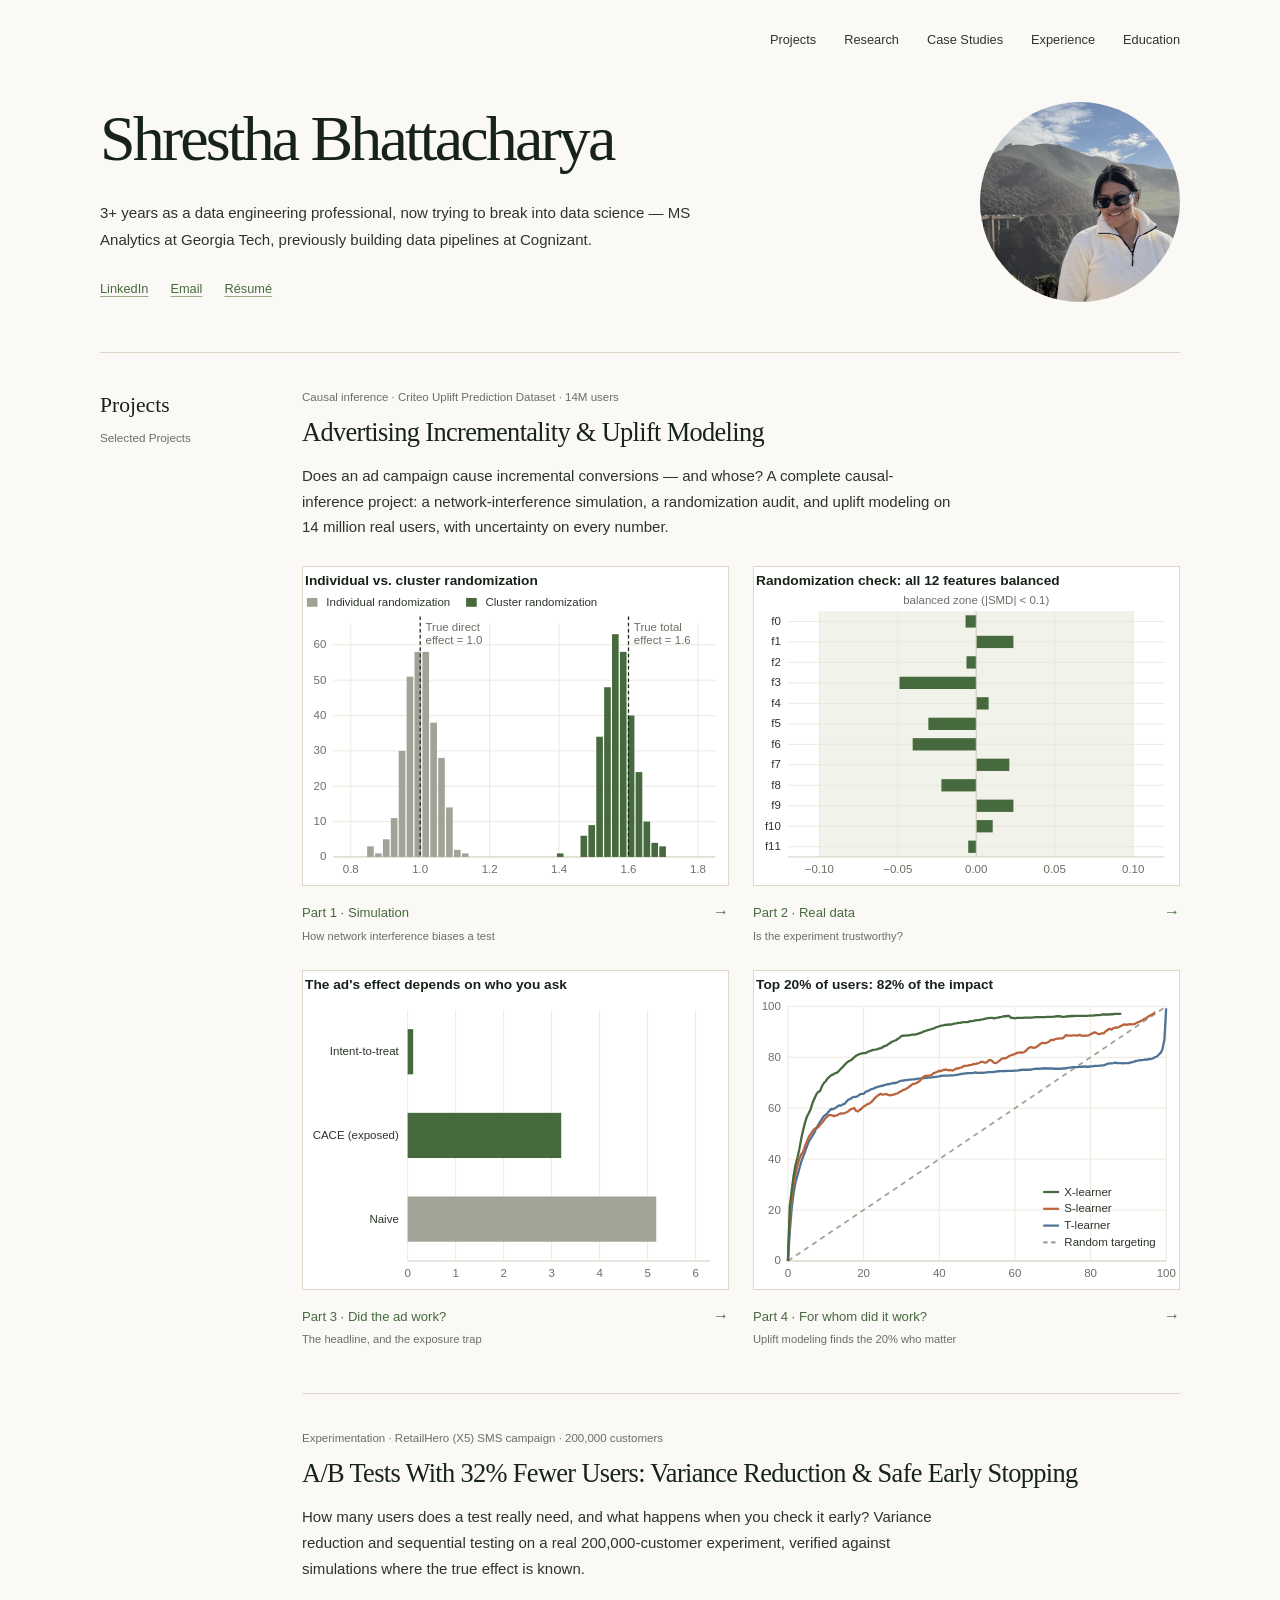
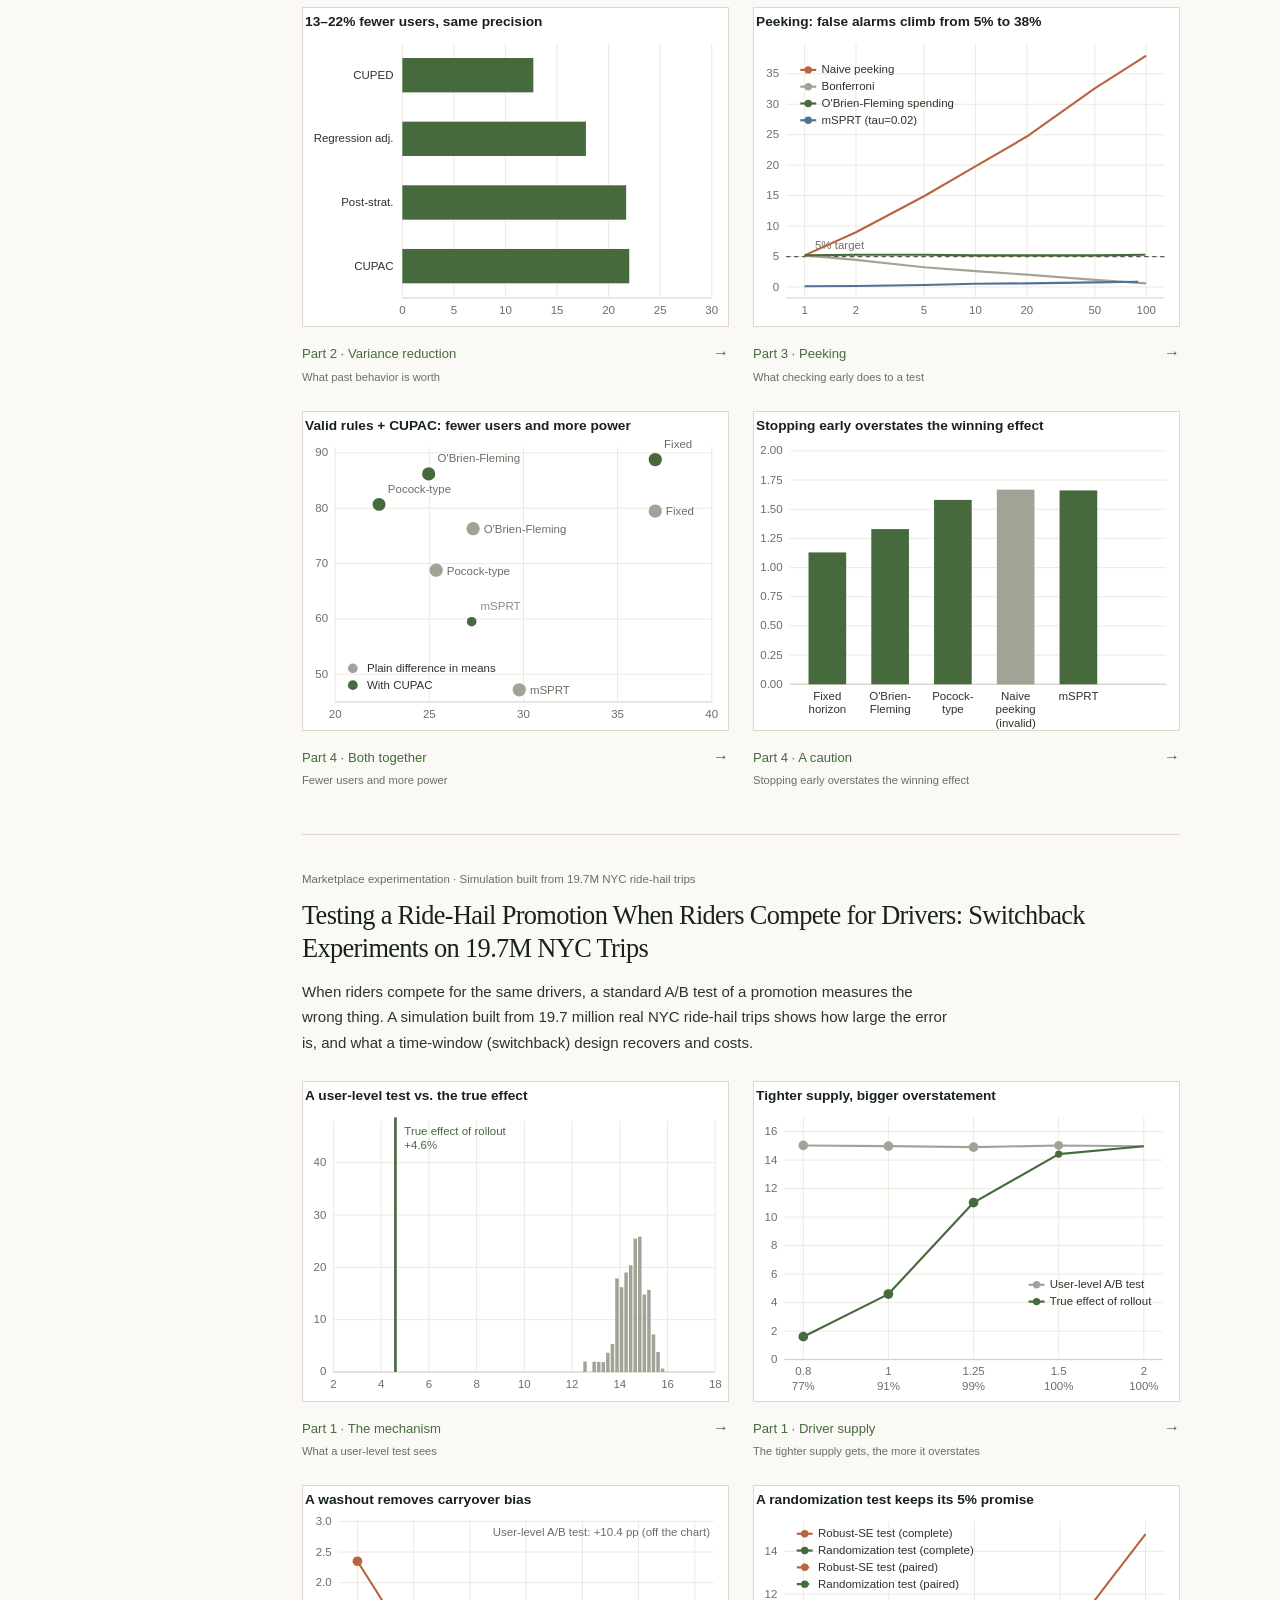
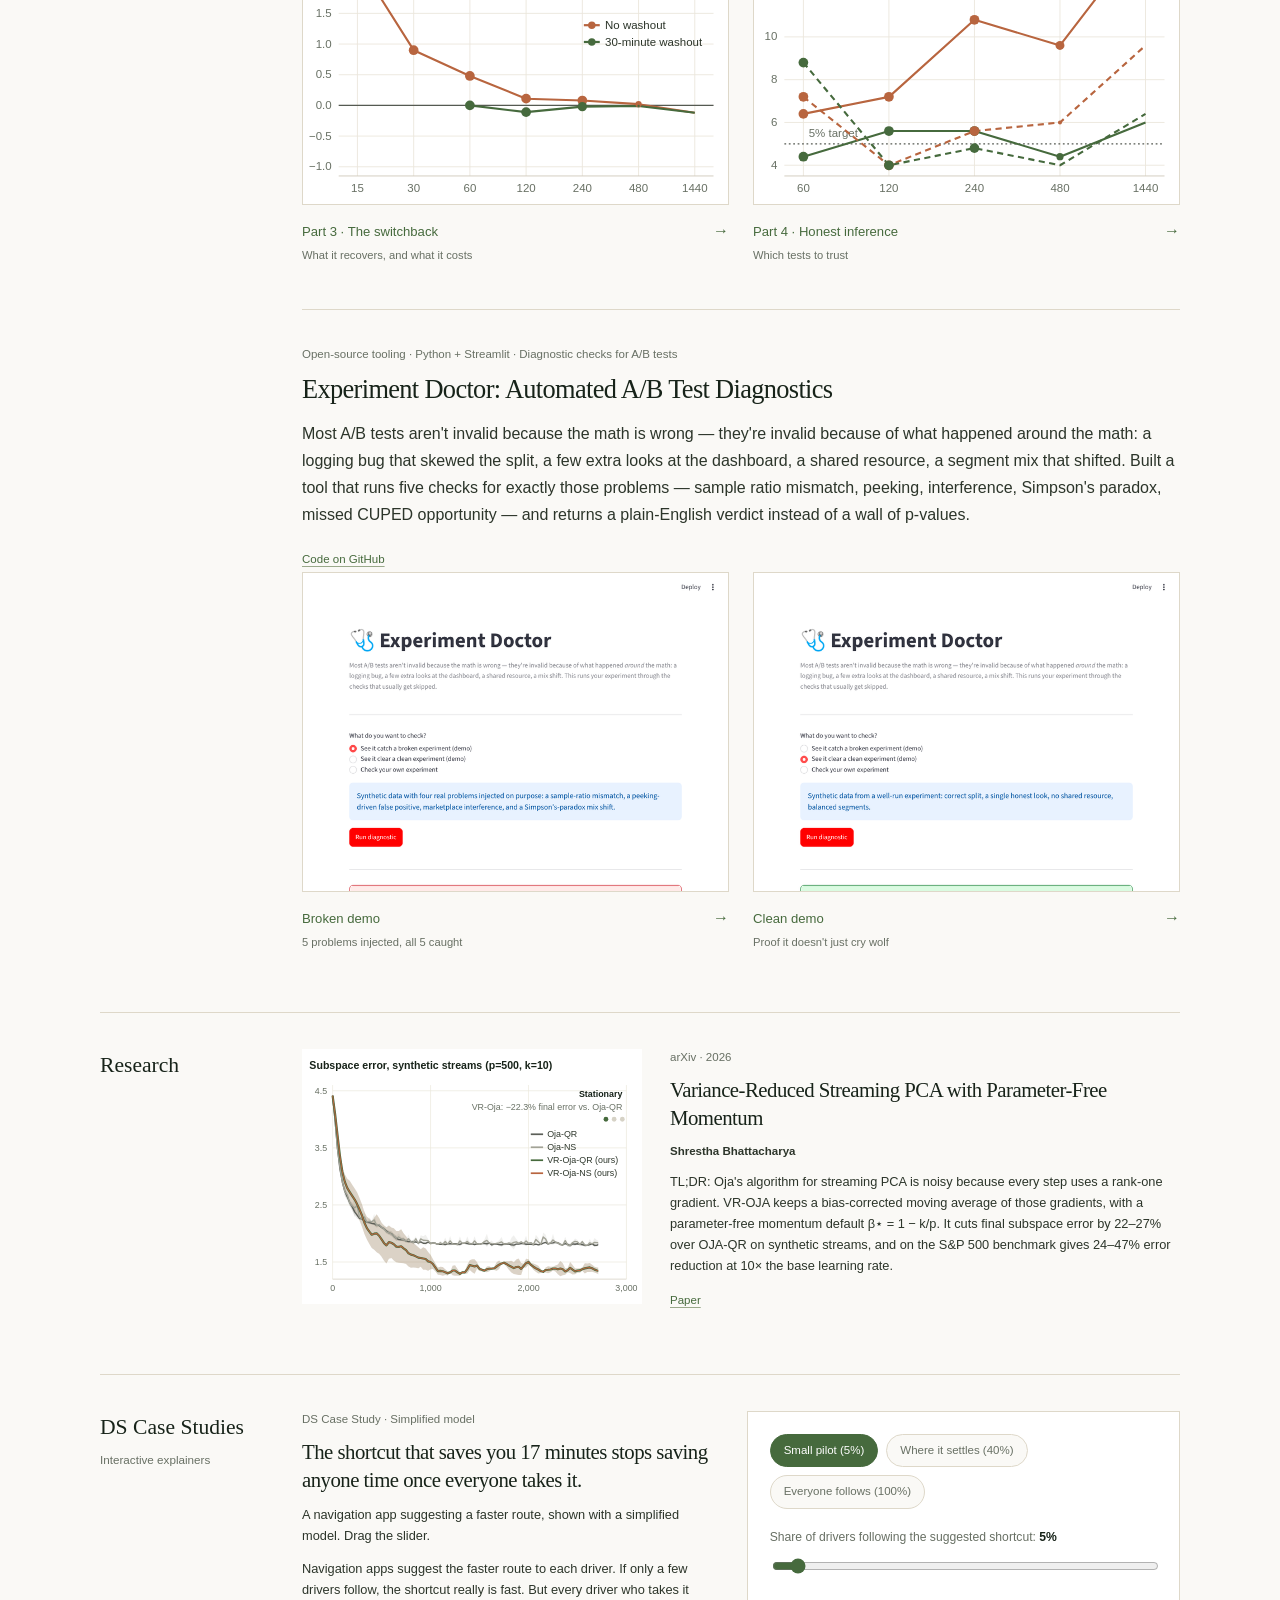
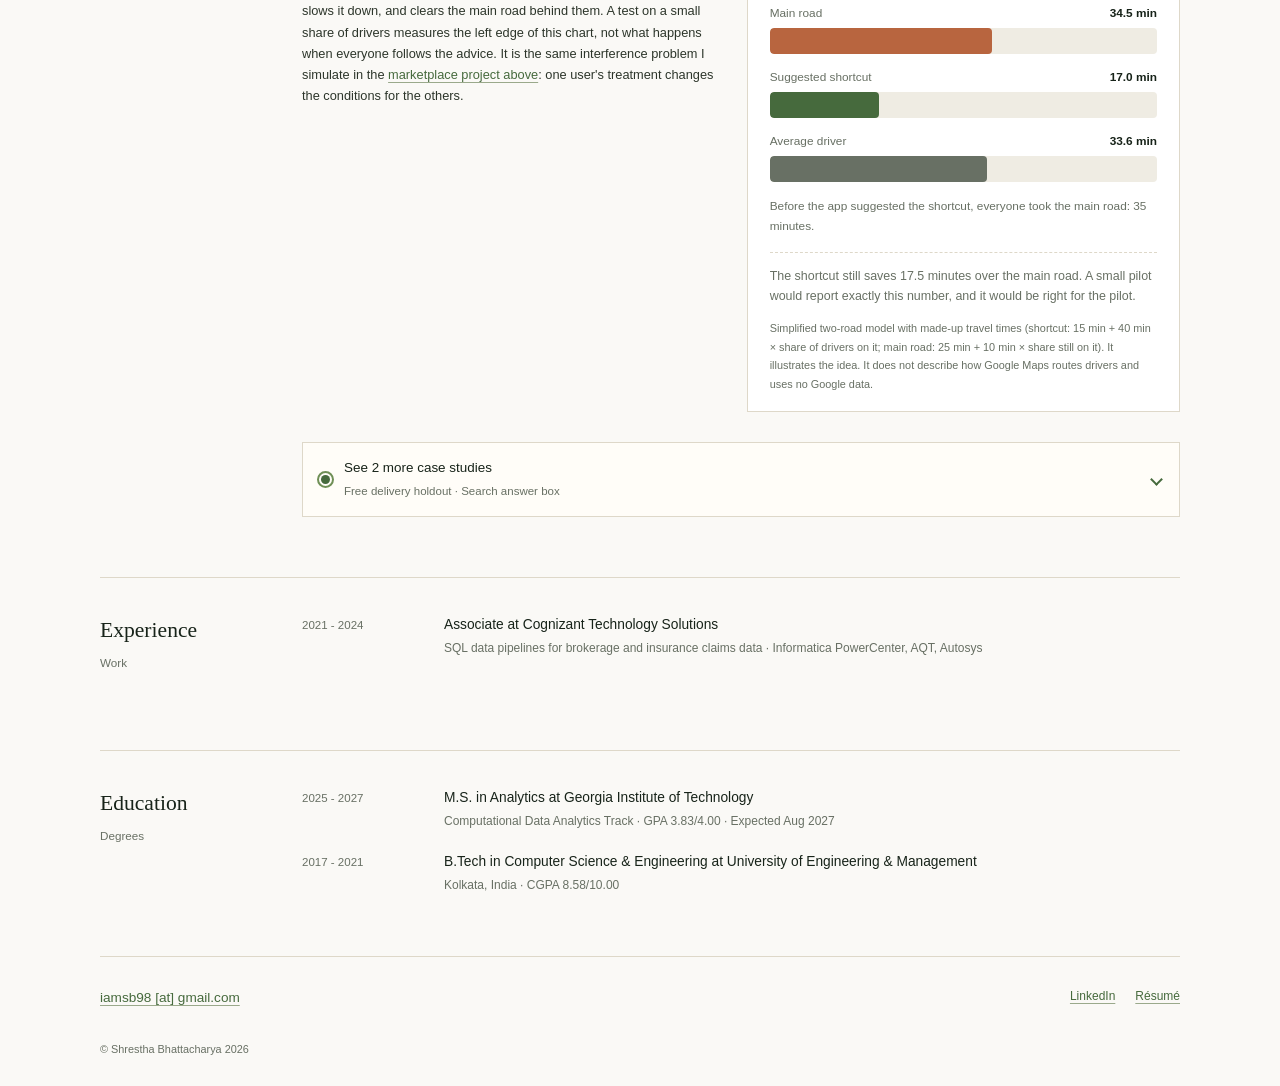
<file: index.html>
<!doctype html>
<html lang="en">
<head>
	<meta charset="utf-8" />
	<meta name="viewport" content="width=device-width, initial-scale=1" />
	<title>Shrestha Bhattacharya</title>
	<meta name="description" content="Shrestha Bhattacharya: data engineering professional moving into data science. MS Analytics at Georgia Tech; causal inference and experimentation projects." />
	<link rel="icon" href="assets/img/shrestha.jpg" />
	<link rel="stylesheet" href="assets/css/site.css" />
	<script>document.documentElement.classList.add("js");</script>
	<script src="assets/js/chart-data.js" defer></script>
	<script src="assets/js/charts.js" defer></script>
	<script src="assets/js/main.js" defer></script>
</head>
<body>
	<a class="skip-link" href="#main">Skip to content</a>

	<header class="site-header">
		<div class="page-shell nav-layout">
			<a class="nav-portrait" href="./" aria-label="Shrestha Bhattacharya, home"><img src="assets/img/shrestha.jpg" width="32" height="32" alt="" /></a>
			<button class="nav-toggle" type="button" aria-expanded="false" aria-controls="site-nav">Menu</button>
			<nav class="site-nav" id="site-nav" aria-label="Primary navigation">
				<a href="#projects">Projects</a>
				<a href="#research">Research</a>
				<a href="#case-studies">Case Studies</a>
				<a href="#experience">Experience</a>
				<a href="#education">Education</a>
			</nav>
		</div>
	</header>

	<main id="main">
		<section class="hero" id="top" aria-labelledby="hero-title">
			<div class="page-shell hero-layout">
				<div class="hero-copy">
					<h1 id="hero-title">Shrestha Bhattacharya</h1>
					<p class="hero-context">
						3+ years as a data engineering professional, now trying to break into data science —
						MS Analytics at Georgia Tech, previously building data pipelines at Cognizant.
					</p>
					<div class="hero-links">
						<a href="https://www.linkedin.com/in/sbhattacharya98/" target="_blank" rel="noopener">LinkedIn</a>
						<a href="mailto:iamsb98@gmail.com">Email</a>
						<a href="SB_DE_mt.pdf" target="_blank" rel="noopener">Résumé</a>
					</div>
				</div>
				<img class="hero-portrait" src="assets/img/shrestha.jpg" width="400" height="400" alt="Portrait of Shrestha Bhattacharya" />
			</div>
		</section>

		<section class="section" id="projects" aria-labelledby="projects-title">
			<div class="page-shell">
				<header class="section-heading">
					<h2 id="projects-title">Projects</h2>
					<p>Selected Projects</p>
				</header>

				<div class="work-feature">
					<div class="work-story">
						<p class="entry-date">Causal inference · Criteo Uplift Prediction Dataset · 14M users</p>
						<h3><a href="projects/ad-incrementality.html">Advertising Incrementality &amp; Uplift Modeling</a></h3>
						<p>
							Does an ad campaign cause incremental conversions — and whose? A complete causal-inference project:
							a network-interference simulation, a randomization audit, and uplift modeling on 14 million real users,
							with uncertainty on every number.
						</p>
					</div>
					<div class="product-list" aria-label="Advertising Incrementality &amp; Uplift Modeling, by part">
						<a href="projects/ad-incrementality.html#part-1">
							<div class="product-image"><div class="chart" data-chart="interference" data-compact></div></div>
							<span class="product-caption"><span><strong>Part 1 · Simulation</strong><small>How network interference biases a test</small></span><span aria-hidden="true">→</span></span>
						</a>
						<a href="projects/ad-incrementality.html#part-2">
							<div class="product-image"><div class="chart" data-chart="balance" data-compact></div></div>
							<span class="product-caption"><span><strong>Part 2 · Real data</strong><small>Is the experiment trustworthy?</small></span><span aria-hidden="true">→</span></span>
						</a>
						<a href="projects/ad-incrementality.html#part-3">
							<div class="product-image"><div class="chart" data-chart="effects" data-compact></div></div>
							<span class="product-caption"><span><strong>Part 3 · Did the ad work?</strong><small>The headline, and the exposure trap</small></span><span aria-hidden="true">→</span></span>
						</a>
						<a href="projects/ad-incrementality.html#part-4">
							<div class="product-image"><div class="chart" data-chart="capture" data-compact></div></div>
							<span class="product-caption"><span><strong>Part 4 · For whom did it work?</strong><small>Uplift modeling finds the 20% who matter</small></span><span aria-hidden="true">→</span></span>
						</a>
					</div>
				</div>

				<div class="work-feature">
					<div class="work-story">
						<p class="entry-date">Experimentation · RetailHero (X5) SMS campaign · 200,000 customers</p>
						<h3><a href="projects/ab-testing.html">A/B Tests With 32% Fewer Users: Variance Reduction &amp; Safe Early Stopping</a></h3>
						<p>
							How many users does a test really need, and what happens when you check it early? Variance reduction
							and sequential testing on a real 200,000-customer experiment, verified against simulations where the
							true effect is known.
						</p>
					</div>
					<div class="product-list" aria-label="A/B Tests With 32% Fewer Users, by part">
						<a href="projects/ab-testing.html#part-2">
							<div class="product-image"><div class="chart" data-chart="variance" data-compact></div></div>
							<span class="product-caption"><span><strong>Part 2 · Variance reduction</strong><small>What past behavior is worth</small></span><span aria-hidden="true">→</span></span>
						</a>
						<a href="projects/ab-testing.html#part-3">
							<div class="product-image"><div class="chart" data-chart="peeking" data-compact></div></div>
							<span class="product-caption"><span><strong>Part 3 · Peeking</strong><small>What checking early does to a test</small></span><span aria-hidden="true">→</span></span>
						</a>
						<a href="projects/ab-testing.html#part-4">
							<div class="product-image"><div class="chart" data-chart="decision" data-compact></div></div>
							<span class="product-caption"><span><strong>Part 4 · Both together</strong><small>Fewer users and more power</small></span><span aria-hidden="true">→</span></span>
						</a>
						<a href="projects/ab-testing.html#winners-curse">
							<div class="product-image"><div class="chart" data-chart="winners" data-compact></div></div>
							<span class="product-caption"><span><strong>Part 4 · A caution</strong><small>Stopping early overstates the winning effect</small></span><span aria-hidden="true">→</span></span>
						</a>
					</div>
				</div>

				<div class="work-feature">
					<div class="work-story">
						<p class="entry-date">Marketplace experimentation · Simulation built from 19.7M NYC ride-hail trips</p>
						<h3><a href="projects/switchback.html">Testing a Ride-Hail Promotion When Riders Compete for Drivers: Switchback Experiments on 19.7M NYC Trips</a></h3>
						<p>
							When riders compete for the same drivers, a standard A/B test of a promotion measures the wrong thing. A simulation
							built from 19.7 million real NYC ride-hail trips shows how large the error is, and what a time-window (switchback)
							design recovers and costs.
						</p>
					</div>
					<div class="product-list" aria-label="Switchback experiments, by part">
						<a href="projects/switchback.html#part-1">
							<div class="product-image"><div class="chart" data-chart="switchHist" data-compact></div></div>
							<span class="product-caption"><span><strong>Part 1 · The mechanism</strong><small>What a user-level test sees</small></span><span aria-hidden="true">→</span></span>
						</a>
						<a href="projects/switchback.html#part-1">
							<div class="product-image"><div class="chart" data-chart="supply" data-compact></div></div>
							<span class="product-caption"><span><strong>Part 1 · Driver supply</strong><small>The tighter supply gets, the more it overstates</small></span><span aria-hidden="true">→</span></span>
						</a>
						<a href="projects/switchback.html#part-3">
							<div class="product-image"><div class="chart" data-chart="carryover" data-compact></div></div>
							<span class="product-caption"><span><strong>Part 3 · The switchback</strong><small>What it recovers, and what it costs</small></span><span aria-hidden="true">→</span></span>
						</a>
						<a href="projects/switchback.html#part-4">
							<div class="product-image"><div class="chart" data-chart="falsePos" data-compact></div></div>
							<span class="product-caption"><span><strong>Part 4 · Honest inference</strong><small>Which tests to trust</small></span><span aria-hidden="true">→</span></span>
						</a>
					</div>
				</div>

				<div class="work-feature">
					<div class="work-story">
						<p class="entry-date">Open-source tooling · Python + Streamlit · Diagnostic checks for A/B tests</p>
						<h3><a href="projects/experiment-doctor.html">Experiment Doctor: Automated A/B Test Diagnostics</a></h3>
						<p>
							Most A/B tests aren't invalid because the math is wrong — they're invalid because of what happened
							around the math: a logging bug that skewed the split, a few extra looks at the dashboard, a shared
							resource, a segment mix that shifted. Built a tool that runs five checks for exactly those problems —
							sample ratio mismatch, peeking, interference, Simpson's paradox, missed CUPED opportunity — and
							returns a plain-English verdict instead of a wall of p-values.
						</p>
						<div class="project-links" aria-label="Links for Experiment Doctor">
							<a href="https://github.com/shrestha57/experiment-doctor" target="_blank" rel="noopener">Code on GitHub</a>
						</div>
					</div>
					<div class="product-list" aria-label="Experiment Doctor, demo results">
						<a href="projects/experiment-doctor.html#part-2">
							<div class="product-image"><img src="assets/img/expdoctor-broken.png" alt="Experiment Doctor dashboard showing all five checks failed on a broken demo experiment" loading="lazy" width="760" height="844" /></div>
							<span class="product-caption"><span><strong>Broken demo</strong><small>5 problems injected, all 5 caught</small></span><span aria-hidden="true">→</span></span>
						</a>
						<a href="projects/experiment-doctor.html#part-2">
							<div class="product-image"><img src="assets/img/expdoctor-clean.png" alt="Experiment Doctor dashboard showing all five checks passed on a clean demo experiment" loading="lazy" width="760" height="844" /></div>
							<span class="product-caption"><span><strong>Clean demo</strong><small>Proof it doesn't just cry wolf</small></span><span aria-hidden="true">→</span></span>
						</a>
					</div>
				</div>
			</div>
		</section>

		<section class="section" id="research" aria-labelledby="research-title">
			<div class="page-shell">
				<header class="section-heading">
					<h2 id="research-title">Research</h2>
				</header>

				<div class="research-grid">
					<article class="research-card">
						<a class="research-image" href="MonNS.pdf" target="_blank" rel="noopener" aria-label="Read Variance-Reduced Streaming PCA with Parameter-Free Momentum">
							<div class="chart" data-chart="streamingPca" data-compact></div>
						</a>
						<div class="research-copy">
							<p class="research-venue">arXiv · 2026</p>
							<h3><a href="MonNS.pdf" target="_blank" rel="noopener">Variance-Reduced Streaming PCA with Parameter-Free Momentum</a></h3>
							<p class="research-authors"><strong>Shrestha Bhattacharya</strong></p>
							<p class="research-summary">
								TL;DR: Oja's algorithm for streaming PCA is noisy because every step uses a rank-one gradient. VR-OJA keeps a
								bias-corrected moving average of those gradients, with a parameter-free momentum default β⋆ = 1 − k/p. It cuts
								final subspace error by 22–27% over OJA-QR on synthetic streams, and on the S&amp;P 500 benchmark gives 24–47%
								error reduction at 10× the base learning rate.
							</p>
							<div class="project-links" aria-label="Links for Variance-Reduced Streaming PCA with Parameter-Free Momentum">
								<a href="MonNS.pdf" target="_blank" rel="noopener">Paper</a>
							</div>
						</div>
					</article>
				</div>
			</div>
		</section>

		<section class="section" id="case-studies" aria-labelledby="case-studies-title">
			<div class="page-shell">
				<header class="section-heading">
					<h2 id="case-studies-title">DS Case Studies</h2>
					<p>Interactive explainers</p>
				</header>

				<div class="case-list">
				<article class="nugget-card" id="case-shortcut">
					<div>
						<p class="research-venue">DS Case Study · Simplified model</p>
						<h3>The shortcut that saves you 17 minutes stops saving anyone time once everyone takes it.</h3>
						<p class="research-summary">A navigation app suggesting a faster route, shown with a simplified model. Drag the slider.</p>
						<p class="research-summary">
							Navigation apps suggest the faster route to each driver. If only a few drivers follow, the shortcut really is fast.
							But every driver who takes it slows it down, and clears the main road behind them. A test on a small share of drivers
							measures the left edge of this chart, not what happens when everyone follows the advice. It is the same interference
							problem I simulate in the <a href="projects/switchback.html">marketplace project above</a>: one user's treatment
							changes the conditions for the others.
						</p>
					</div>

					<div class="demo" data-shortcut>
						<div class="demo-chips" role="group" aria-label="Jump to a share of drivers">
							<button type="button" data-pct="5" aria-pressed="true">Small pilot (5%)</button>
							<button type="button" data-pct="40" aria-pressed="false">Where it settles (40%)</button>
							<button type="button" data-pct="100" aria-pressed="false">Everyone follows (100%)</button>
						</div>
						<div class="demo-range">
							<label for="shortcut-range">Share of drivers following the suggested shortcut: <strong data-out="pct">5%</strong></label>
							<input type="range" id="shortcut-range" min="0" max="100" step="1" value="5" aria-describedby="shortcut-caption" />
						</div>
						<div class="demo-bars">
							<div class="demo-row"><div class="demo-label"><span>Main road</span><strong data-out="main">34.5 min</strong></div><div class="demo-track"><div class="demo-fill is-b" data-bar="main"></div></div></div>
							<div class="demo-row"><div class="demo-label"><span>Suggested shortcut</span><strong data-out="short">17.0 min</strong></div><div class="demo-track"><div class="demo-fill is-a" data-bar="short"></div></div></div>
							<div class="demo-row"><div class="demo-label"><span>Average driver</span><strong data-out="avg">33.6 min</strong></div><div class="demo-track"><div class="demo-fill is-n" data-bar="avg"></div></div></div>
						</div>
						<p class="demo-note">Before the app suggested the shortcut, everyone took the main road: 35 minutes.</p>
						<p class="demo-caption" id="shortcut-caption" aria-live="polite">The shortcut still saves 17.5 minutes over the main road. A small pilot would report exactly this number, and it would be right for the pilot.</p>
						<p class="demo-source">Simplified two-road model with made-up travel times (shortcut: 15 min + 40 min × share of drivers on it; main road: 25 min + 10 min × share still on it). It illustrates the idea. It does not describe how Google Maps routes drivers and uses no Google data.</p>
					</div>
				</article>

				<div class="case-more" id="case-more">
				<div class="case-more-inner">
				<article class="nugget-card" id="case-promo">
					<div>
						<p class="research-venue">DS Case Study · Simulated numbers</p>
						<h3>Orders went up after free delivery. Did the promotion work?</h3>
						<p class="research-summary">A food-delivery promotion, shown with simulated numbers. Toggle the view.</p>
						<p class="research-summary">
							When a promotion launches, orders go up. But some of those orders would have happened anyway, and some are only
							pulled forward from the following weeks. The way to tell is a holdout group: users who were eligible but deliberately
							left out. It is the same idea behind the <a href="projects/ad-incrementality.html">ad experiment above</a>: compare
							against what would have happened anyway, not against last week.
						</p>
					</div>

					<div class="demo" data-demo>
						<div class="demo-toggle" role="group" aria-label="Chart view">
							<button type="button" data-view="week" aria-pressed="true">Last week vs. promo week</button>
							<button type="button" data-view="month" aria-pressed="false">Four weeks vs. a holdout</button>
						</div>
						<div class="demo-bars" data-view-group="week">
							<div class="demo-row"><div class="demo-label"><span>Last week, before the promotion</span><strong>12,000 orders</strong></div><div class="demo-track"><div class="demo-fill is-n" data-v="80">12,000</div></div></div>
							<div class="demo-row"><div class="demo-label"><span>Promo week, users with free delivery</span><strong>14,000 orders</strong></div><div class="demo-track"><div class="demo-fill is-a" data-v="93.3">14,000</div></div></div>
							<div class="demo-row"><div class="demo-label"><span>Promo week, holdout users without it</span><strong>12,500 orders</strong></div><div class="demo-track"><div class="demo-fill is-b" data-v="83.3">12,500</div></div></div>
						</div>
						<div data-view-group="month" hidden>
							<div class="demo-bars">
								<div class="demo-row"><div class="demo-label"><span>Four weeks, users with free delivery</span><strong>50,600 orders</strong></div><div class="demo-track"><div class="demo-fill is-a" data-v="97.3">50,600</div></div></div>
								<div class="demo-row"><div class="demo-label"><span>Four weeks, holdout users</span><strong>50,000 orders</strong></div><div class="demo-track"><div class="demo-fill is-b" data-v="96.2">50,000</div></div></div>
							</div>
							<div class="table-wrap">
								<table class="result-table">
									<thead><tr><th>Week</th><th>Promo group</th><th>Holdout</th><th>Extra orders</th></tr></thead>
									<tbody>
										<tr><td>1 (promotion)</td><td>14,000</td><td>12,500</td><td><strong>+1,500</strong></td></tr>
										<tr><td>2</td><td>11,800</td><td>12,500</td><td>−700</td></tr>
										<tr><td>3</td><td>12,300</td><td>12,500</td><td>−200</td></tr>
										<tr><td>4</td><td>12,500</td><td>12,500</td><td>0</td></tr>
										<tr><td><strong>Total</strong></td><td>50,600</td><td>50,000</td><td><strong>+600</strong></td></tr>
									</tbody>
								</table>
							</div>
						</div>
						<div class="demo-legend">
							<span><i></i>Got free delivery (10,000 users)</span>
							<span><i class="is-b"></i>Holdout, did not (10,000 similar users)</span>
						</div>
						<p class="demo-caption" data-view-group="week"><strong>Compared with last week, orders are up 17%.</strong> But the holdout group, who got no promotion, also ordered more than last week (12,500), so the promotion's real effect that week was +12%: 1,500 extra orders, not 2,000.</p>
						<p class="demo-caption" data-view-group="month" hidden><strong>Over four weeks the promo group placed only 600 more orders (+1.2%).</strong> Many customers moved orders they would have placed anyway into the promotion week, so the following weeks came in below the holdout. Free delivery waived $3 on 14,000 orders, which is $42,000, or about <strong>$70 for each order the promotion actually created</strong>. Whether that is worth it is a business question; "orders went up" does not answer it.</p>
						<p class="demo-source">Simulated illustration with made-up numbers, not data from any company. In a real test the holdout is chosen at random before the promotion starts.</p>
					</div>
				</article>

				<article class="nugget-card" id="case-search">
					<div>
						<p class="research-venue">DS Case Study · Simulated numbers</p>
						<h3>Fewer clicks on a search page can mean a better search page.</h3>
						<p class="research-summary">A new answer box above the search results, shown with simulated numbers. Toggle the metric.</p>
						<p class="research-summary">
							A search page can show a direct answer at the top (a height, a date, a conversion). Fewer people then click through
							to a website. If clicks were the success metric, that looks like a failure. The better questions are whether people
							got what they came for, and whether that holds for every kind of search. The toggle shows the same simulated
							experiment under two metrics.
						</p>
					</div>

					<div class="demo" data-demo>
						<div class="demo-toggle" role="group" aria-label="Metric">
							<button type="button" data-view="clicks" aria-pressed="true">Clicks</button>
							<button type="button" data-view="needed" aria-pressed="false">Got what they needed</button>
						</div>
						<div class="demo-bars" data-view-group="clicks">
							<div class="demo-row"><div class="demo-label"><span>Quick facts (60% of searches), before</span><strong>74%</strong></div><div class="demo-track"><div class="demo-fill is-a" data-v="74">74%</div></div></div>
							<div class="demo-row"><div class="demo-label"><span>Quick facts, with the answer box</span><strong>22%</strong></div><div class="demo-track"><div class="demo-fill is-b" data-v="22">22%</div></div></div>
							<div class="demo-row"><div class="demo-label"><span>Research questions (40%), before</span><strong>82%</strong></div><div class="demo-track"><div class="demo-fill is-a" data-v="82">82%</div></div></div>
							<div class="demo-row"><div class="demo-label"><span>Research questions, with the answer box</span><strong>71%</strong></div><div class="demo-track"><div class="demo-fill is-b" data-v="71">71%</div></div></div>
							<div class="demo-row"><div class="demo-label"><span>All searches, before</span><strong>77%</strong></div><div class="demo-track"><div class="demo-fill is-a" data-v="77.2">77%</div></div></div>
							<div class="demo-row"><div class="demo-label"><span>All searches, with the answer box</span><strong>42%</strong></div><div class="demo-track"><div class="demo-fill is-b" data-v="41.6">42%</div></div></div>
						</div>
						<div class="demo-bars" data-view-group="needed" hidden>
							<div class="demo-row"><div class="demo-label"><span>Quick facts (60% of searches), before</span><strong>71%</strong></div><div class="demo-track"><div class="demo-fill is-a" data-v="71">71%</div></div></div>
							<div class="demo-row"><div class="demo-label"><span>Quick facts, with the answer box</span><strong>91%</strong></div><div class="demo-track"><div class="demo-fill is-b" data-v="91">91%</div></div></div>
							<div class="demo-row"><div class="demo-label"><span>Research questions (40%), before</span><strong>69%</strong></div><div class="demo-track"><div class="demo-fill is-a" data-v="69">69%</div></div></div>
							<div class="demo-row"><div class="demo-label"><span>Research questions, with the answer box</span><strong>63%</strong></div><div class="demo-track"><div class="demo-fill is-b" data-v="63">63%</div></div></div>
							<div class="demo-row"><div class="demo-label"><span>All searches, before</span><strong>70%</strong></div><div class="demo-track"><div class="demo-fill is-a" data-v="70.2">70%</div></div></div>
							<div class="demo-row"><div class="demo-label"><span>All searches, with the answer box</span><strong>80%</strong></div><div class="demo-track"><div class="demo-fill is-b" data-v="79.8">80%</div></div></div>
						</div>
						<div class="demo-legend">
							<span><i></i>Before the answer box</span>
							<span><i class="is-b"></i>With the answer box</span>
						</div>
						<p class="demo-caption" data-view-group="clicks"><strong>Clicks fall from 77% to 42% of searches, down 46%.</strong> If clicks were the goal, the answer box looks like a disaster. For quick facts the drop is dramatic (74% to 22%): people read the answer and leave.</p>
						<p class="demo-caption" data-view-group="needed" hidden><strong>Searches where people got what they needed rise from 70% to 80%.</strong> But look inside: for quick facts it jumps from 71% to 91%, while for research questions it falls from 69% to 63%, because a short answer is not enough and some people stop too early. The average hides a feature that helps one kind of search and hurts another, so the decision needs both the right metric and a breakdown.</p>
						<p class="demo-source">Simulated illustration with made-up numbers, not data from Google or any company. In practice, "got what they needed" is measured with signals such as no quick re-search, time on a result, or a survey, and each of those is imperfect.</p>
					</div>
				</article>
				</div>
				</div>

				<button class="case-toggle is-pulsing" type="button" aria-expanded="false" aria-controls="case-more">
					<span class="case-dot" aria-hidden="true"></span>
					<span class="case-toggle-text">
						<strong class="case-toggle-label">See 2 more case studies</strong>
						<small class="case-toggle-peek">Free delivery holdout · Search answer box</small>
					</span>
					<span class="case-chevron" aria-hidden="true"></span>
				</button>
				</div>
			</div>
		</section>

		<section class="section" id="experience" aria-labelledby="experience-title">
			<div class="page-shell">
				<header class="section-heading">
					<h2 id="experience-title">Experience</h2>
					<p>Work</p>
				</header>

				<div class="experience-layout">
					<div class="timeline">
						<article class="timeline-item">
							<div class="timeline-copy">
								<p class="timeline-time">2021 - 2024</p>
								<h3>Associate <span class="nowrap">at Cognizant Technology Solutions</span></h3>
								<p>SQL data pipelines for brokerage and insurance claims data · Informatica PowerCenter, AQT, Autosys</p>
							</div>
						</article>
					</div>
				</div>
			</div>
		</section>

		<section class="section" id="education" aria-labelledby="education-title">
			<div class="page-shell">
				<header class="section-heading">
					<h2 id="education-title">Education</h2>
					<p>Degrees</p>
				</header>

				<div class="timeline">
					<article class="timeline-item">
						<div class="timeline-copy">
							<p class="timeline-time">2025 - 2027</p>
							<h3>M.S. in Analytics <span class="nowrap">at Georgia Institute of Technology</span></h3>
							<p>Computational Data Analytics Track · GPA 3.83/4.00 · Expected Aug 2027</p>
						</div>
					</article>
					<article class="timeline-item">
						<div class="timeline-copy">
							<p class="timeline-time">2017 - 2021</p>
							<h3>B.Tech in Computer Science &amp; Engineering <span class="nowrap">at University of Engineering &amp; Management</span></h3>
							<p>Kolkata, India · CGPA 8.58/10.00</p>
						</div>
					</article>
				</div>
			</div>
		</section>
	</main>

	<footer class="site-footer">
		<div class="page-shell footer-layout">
			<div>
				<a class="footer-email" href="mailto:iamsb98@gmail.com">iamsb98 [at] gmail.com</a>
			</div>
			<div class="footer-links">
				<a href="https://www.linkedin.com/in/sbhattacharya98/" target="_blank" rel="noopener">LinkedIn</a>
				<a href="SB_DE_mt.pdf" target="_blank" rel="noopener">Résumé</a>
			</div>
		</div>
		<div class="page-shell footer-meta">
			<span>&copy; Shrestha Bhattacharya 2026</span>
		</div>
	</footer>
</body>
</html>
</file>
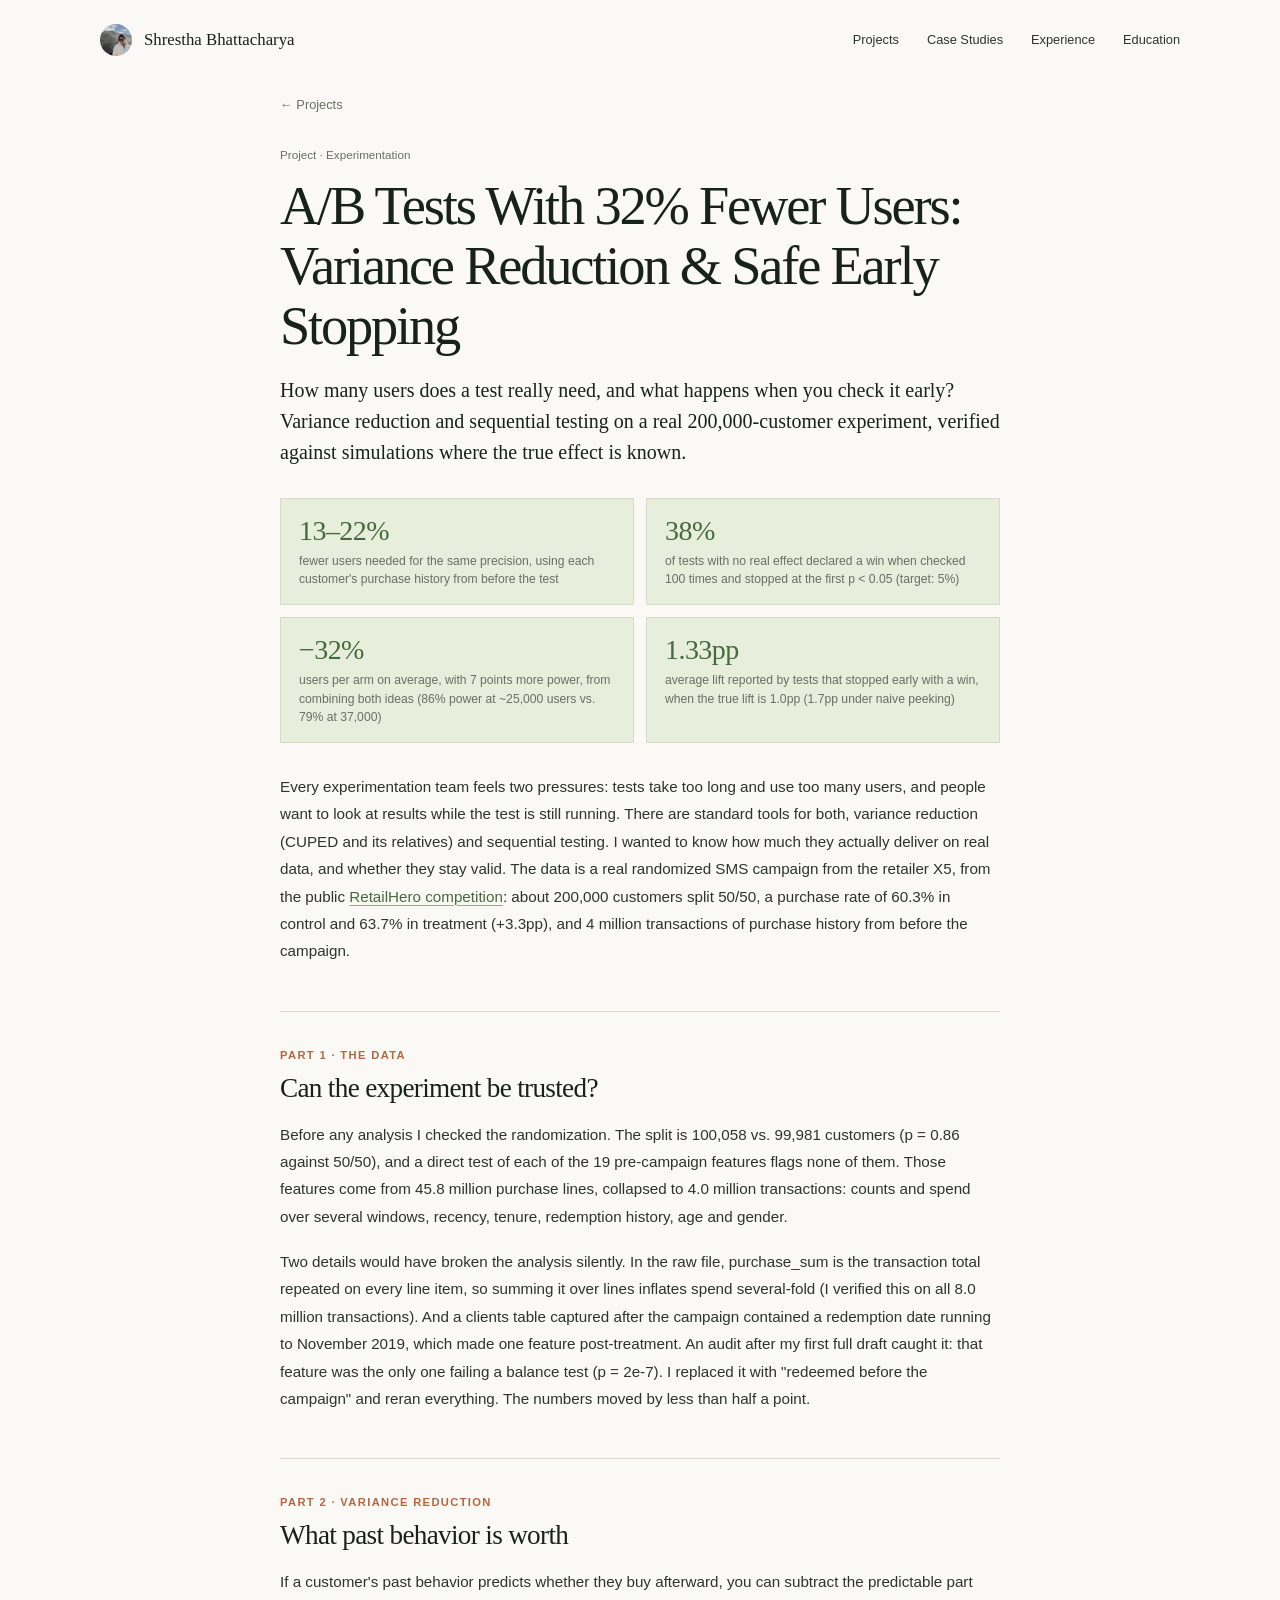
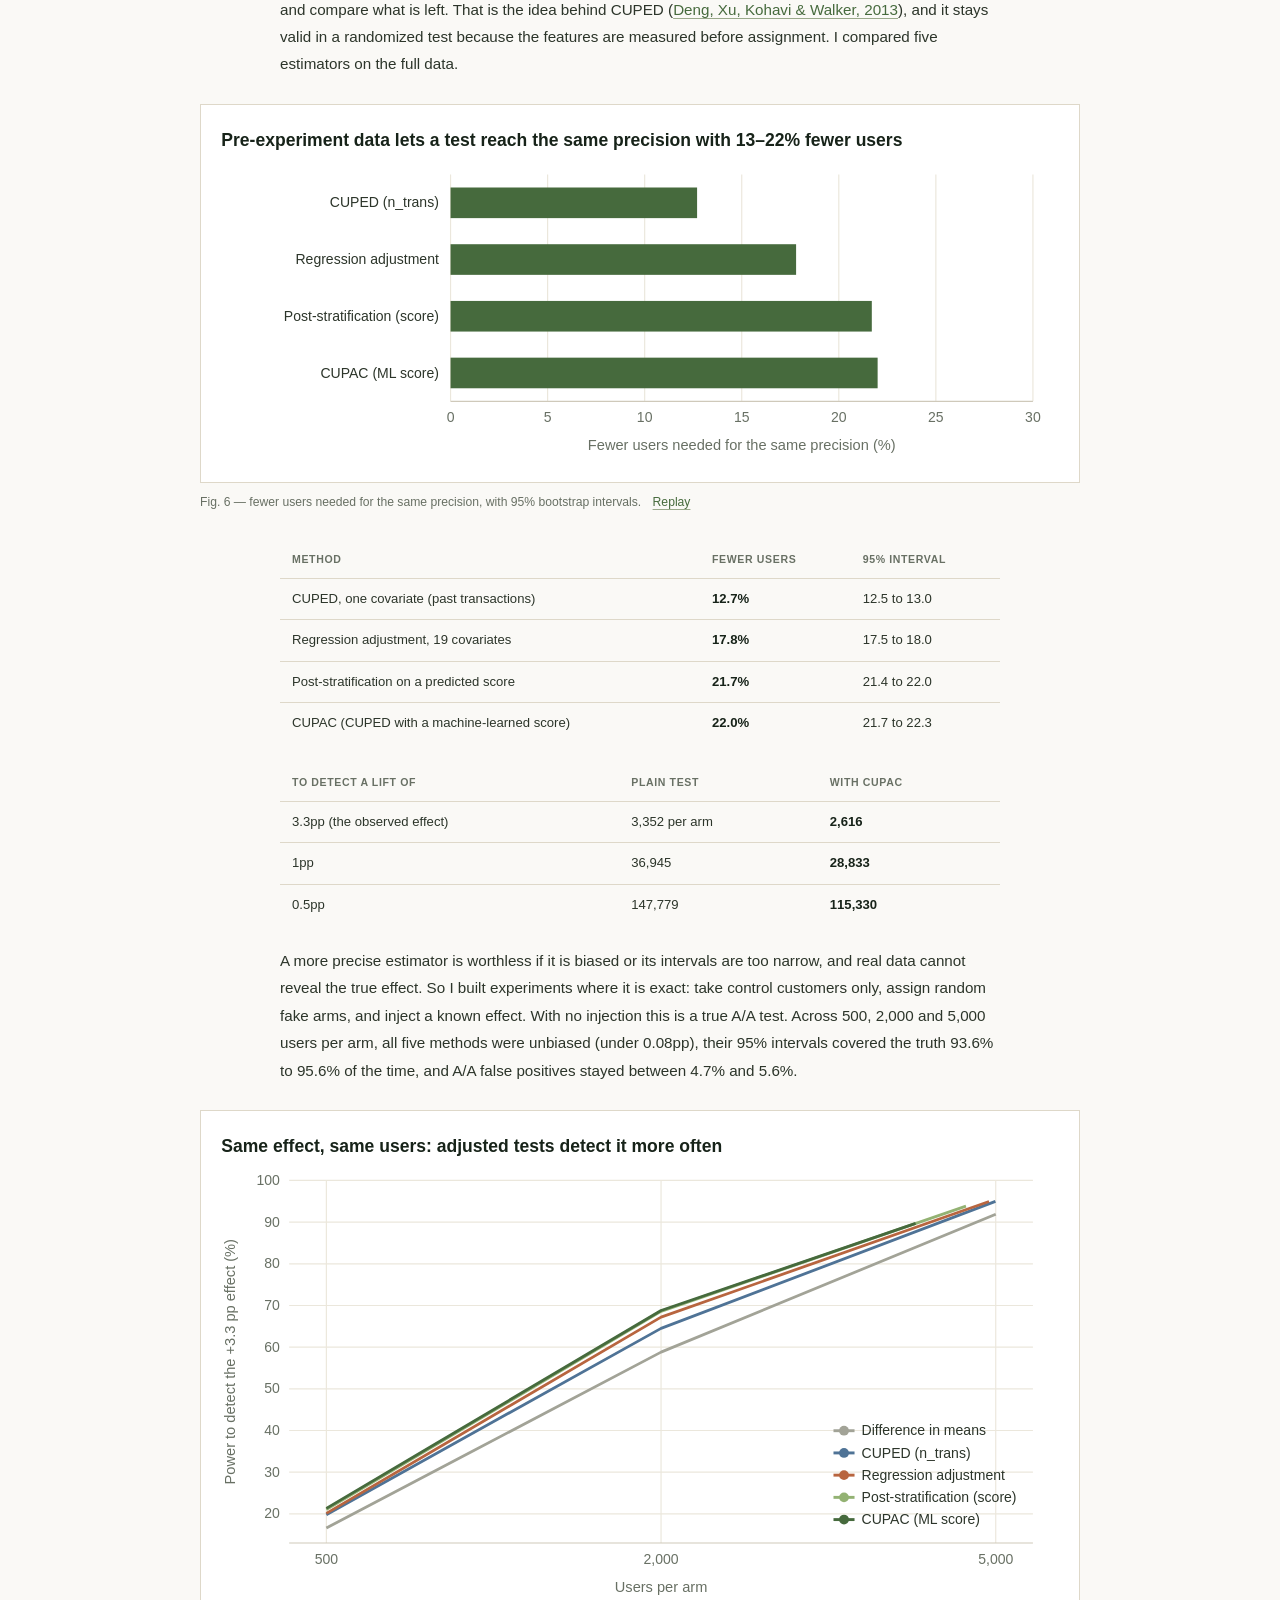
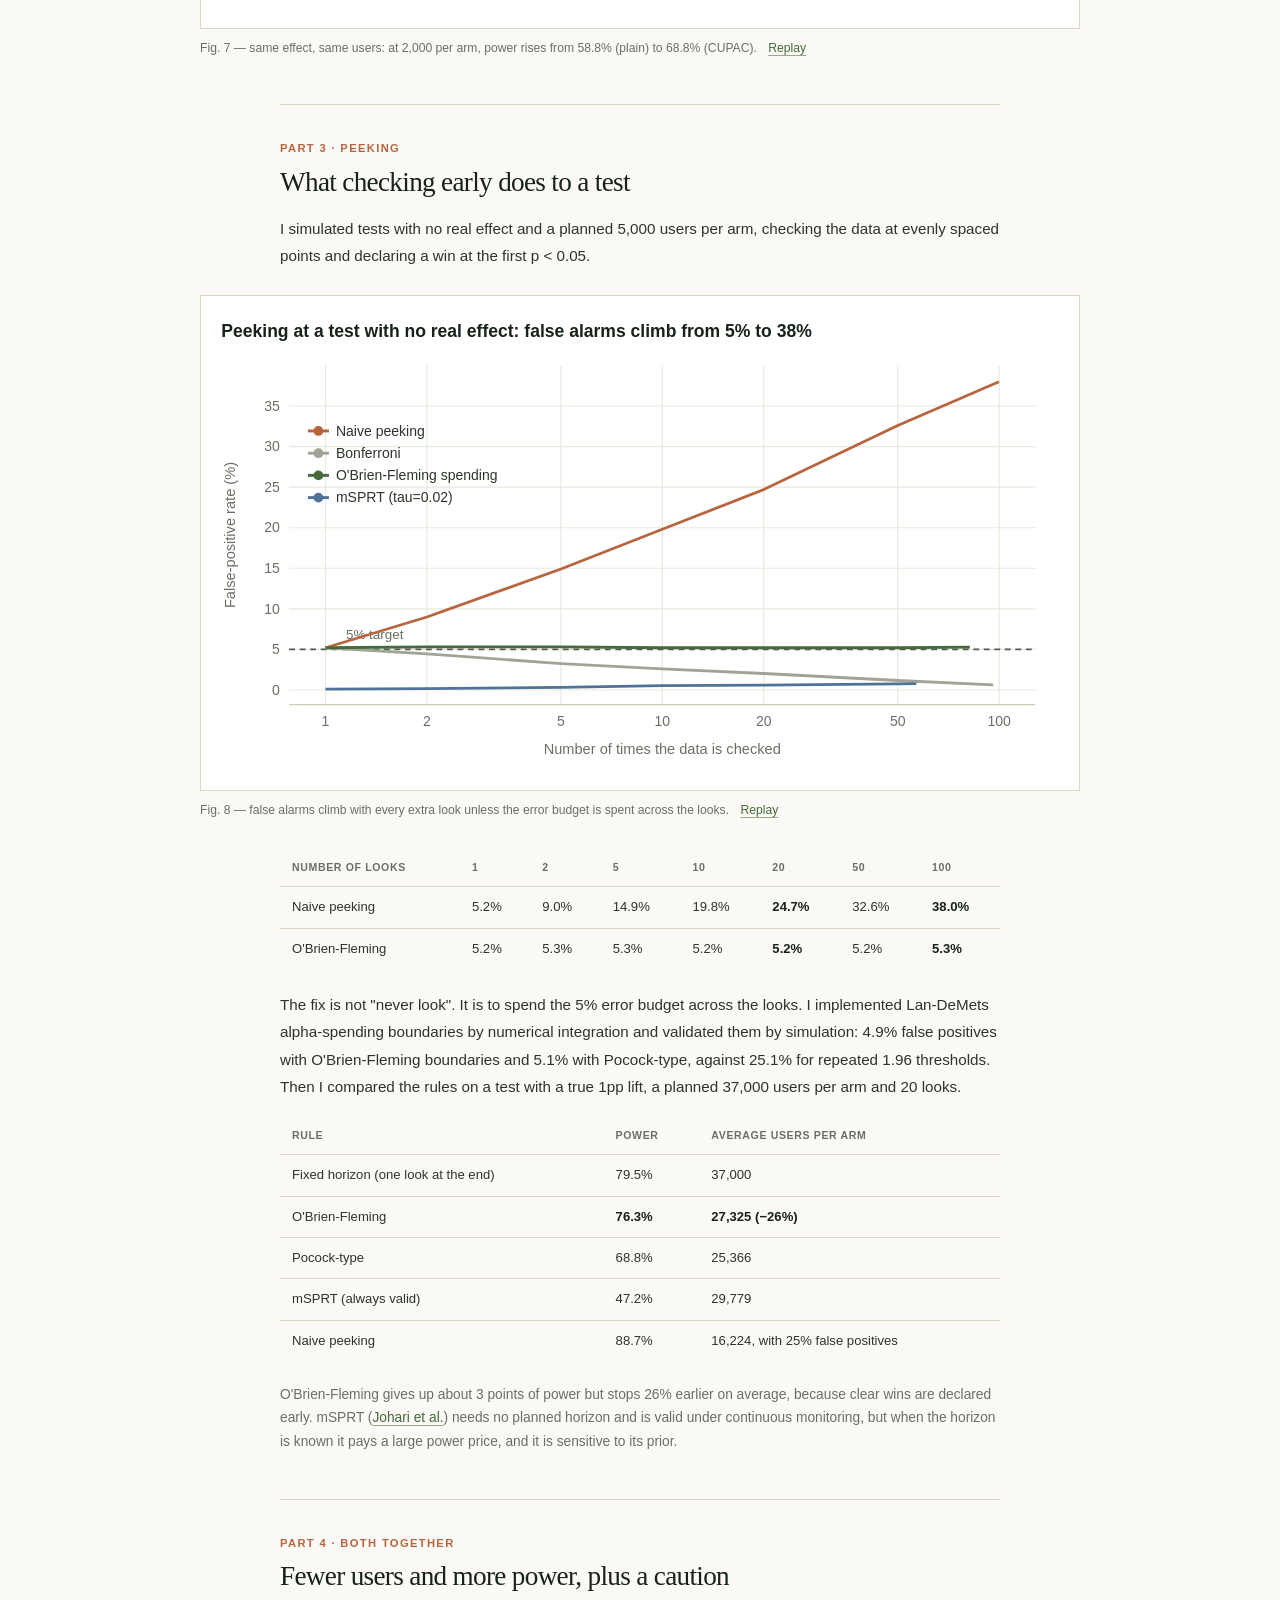
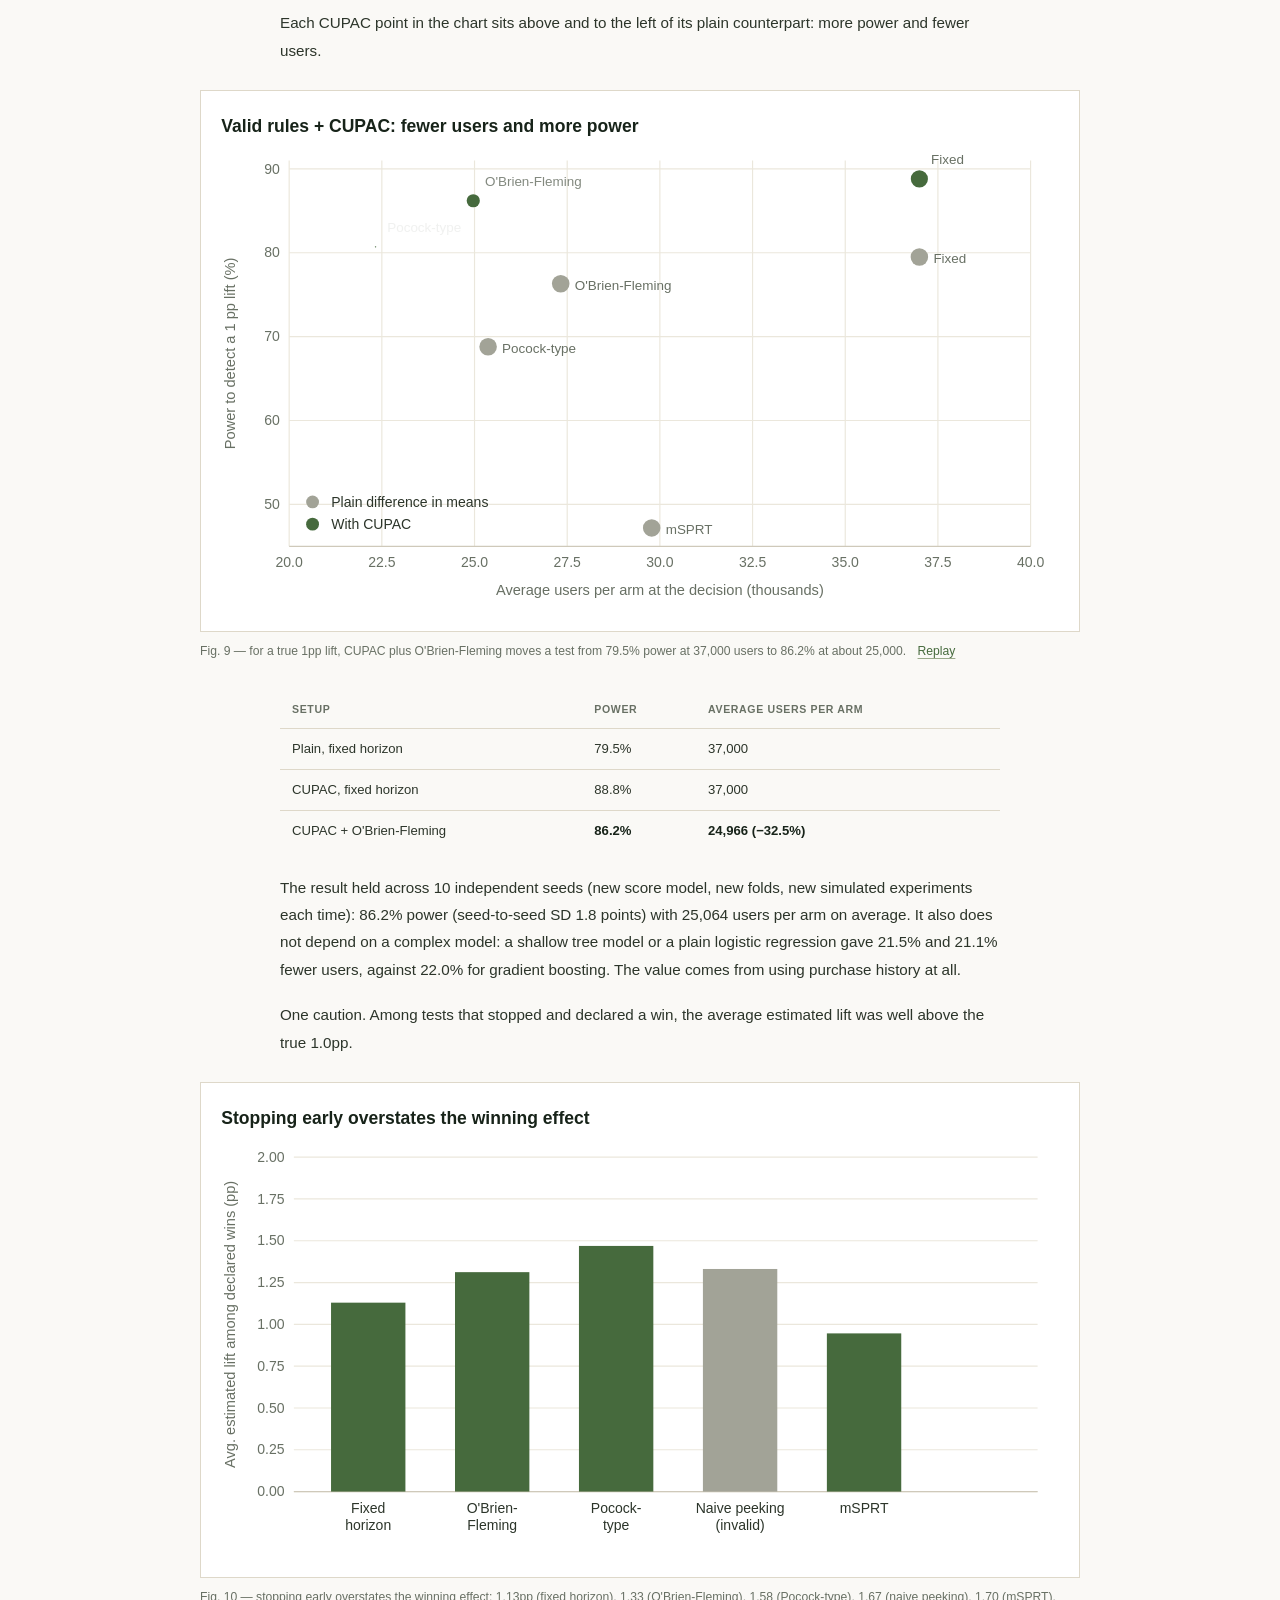
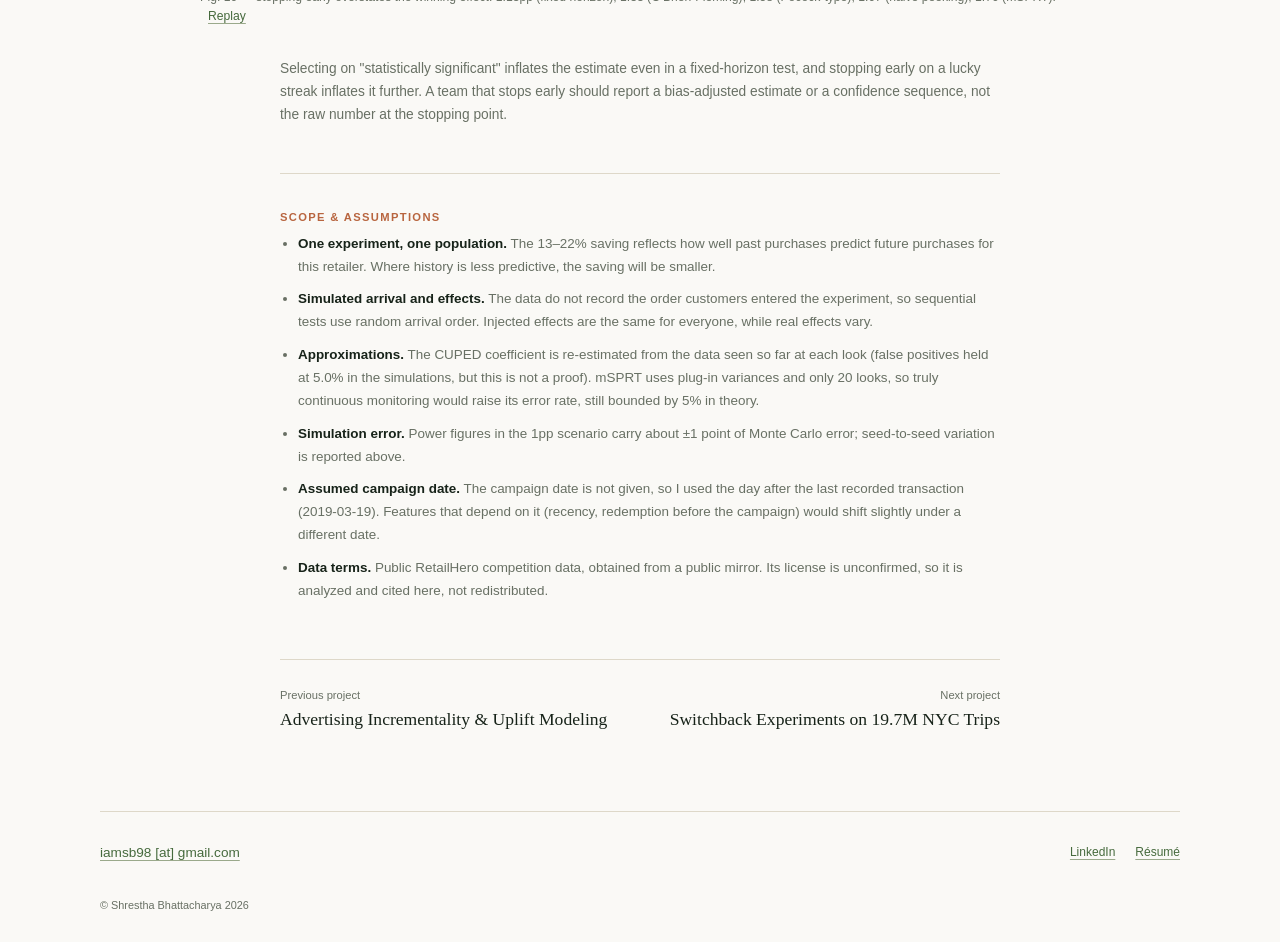
<file: projects/ab-testing.html>
<!doctype html>
<html lang="en">
<head>
	<meta charset="utf-8" />
	<meta name="viewport" content="width=device-width, initial-scale=1" />
	<title>A/B Tests With 32% Fewer Users · Shrestha Bhattacharya</title>
	<meta name="description" content="Variance reduction and sequential testing on a real 200,000-customer experiment, verified against simulations where the true effect is known." />
	<link rel="icon" href="../assets/img/shrestha.jpg" />
	<link rel="stylesheet" href="../assets/css/site.css" />
	<script>document.documentElement.classList.add("js");</script>
	<script src="../assets/js/chart-data.js" defer></script>
	<script src="../assets/js/charts.js" defer></script>
	<script src="../assets/js/main.js" defer></script>
</head>
<body class="post-page">
	<a class="skip-link" href="#main">Skip to content</a>

	<header class="site-header">
		<div class="page-shell nav-layout">
			<a class="nav-home" href="../index.html"><img src="../assets/img/shrestha.jpg" width="32" height="32" alt="" />Shrestha Bhattacharya</a>
			<button class="nav-toggle" type="button" aria-expanded="false" aria-controls="site-nav">Menu</button>
			<nav class="site-nav" id="site-nav" aria-label="Primary navigation">
				<a href="../index.html#projects">Projects</a>
				<a href="../index.html#case-studies">Case Studies</a>
				<a href="../index.html#experience">Experience</a>
				<a href="../index.html#education">Education</a>
			</nav>
		</div>
	</header>

	<main id="main">
		<article class="post">
			<div class="post-col">
				<a class="post-back" href="../index.html#projects">← Projects</a>
				<p class="post-kicker">Project · Experimentation</p>
				<h1>A/B Tests With 32% Fewer Users: Variance Reduction &amp; Safe Early Stopping</h1>
				<p class="post-lede">
					How many users does a test really need, and what happens when you check it early? Variance reduction and
					sequential testing on a real 200,000-customer experiment, verified against simulations where the true effect is known.
				</p>

				<div class="stat-grid">
					<div class="stat-tile"><div class="stat-num">13–22%</div><div class="stat-label">fewer users needed for the same precision, using each customer's purchase history from before the test</div></div>
					<div class="stat-tile"><div class="stat-num">38%</div><div class="stat-label">of tests with no real effect declared a win when checked 100 times and stopped at the first p &lt; 0.05 (target: 5%)</div></div>
					<div class="stat-tile"><div class="stat-num">−32%</div><div class="stat-label">users per arm on average, with 7 points more power, from combining both ideas (86% power at ~25,000 users vs. 79% at 37,000)</div></div>
					<div class="stat-tile"><div class="stat-num">1.33pp</div><div class="stat-label">average lift reported by tests that stopped early with a win, when the true lift is 1.0pp (1.7pp under naive peeking)</div></div>
				</div>

				<div class="prose">
					<p>
						Every experimentation team feels two pressures: tests take too long and use too many users, and people want to look
						at results while the test is still running. There are standard tools for both, variance reduction (CUPED and its
						relatives) and sequential testing. I wanted to know how much they actually deliver on real data, and whether they
						stay valid. The data is a real randomized SMS campaign from the retailer X5, from the public
						<a href="https://ods.ai/competitions/x5-retailhero-uplift-modeling/data" target="_blank" rel="noopener">RetailHero competition</a>:
						about 200,000 customers split 50/50, a purchase rate of 60.3% in control and 63.7% in treatment (+3.3pp), and
						4 million transactions of purchase history from before the campaign.
					</p>
				</div>

				<section class="part" id="part-1">
					<p class="part-label">Part 1 · The data</p>
					<h2>Can the experiment be trusted?</h2>
					<p>
						Before any analysis I checked the randomization. The split is 100,058 vs. 99,981 customers (p = 0.86 against 50/50),
						and a direct test of each of the 19 pre-campaign features flags none of them. Those features come from 45.8 million
						purchase lines, collapsed to 4.0 million transactions: counts and spend over several windows, recency, tenure,
						redemption history, age and gender.
					</p>
					<p>
						Two details would have broken the analysis silently. In the raw file, <span class="mono">purchase_sum</span> is the
						transaction total repeated on every line item, so summing it over lines inflates spend several-fold (I verified this
						on all 8.0 million transactions). And a clients table captured after the campaign contained a redemption date running
						to November 2019, which made one feature post-treatment. An audit after my first full draft caught it: that feature
						was the only one failing a balance test (p = 2e-7). I replaced it with "redeemed before the campaign" and reran
						everything. The numbers moved by less than half a point.
					</p>
				</section>

				<section class="part" id="part-2">
					<p class="part-label">Part 2 · Variance reduction</p>
					<h2>What past behavior is worth</h2>
					<p>
						If a customer's past behavior predicts whether they buy afterward, you can subtract the predictable part and compare
						what is left. That is the idea behind CUPED
						(<a href="https://exp-platform.com/cuped/" target="_blank" rel="noopener">Deng, Xu, Kohavi &amp; Walker, 2013</a>),
						and it stays valid in a randomized test because the features are measured before assignment. I compared five
						estimators on the full data.
					</p>
					<figure class="figure is-wide">
						<div class="chart" data-chart="variance"></div>
						<figcaption>Fig. 6 — fewer users needed for the same precision, with 95% bootstrap intervals. <button class="replay" type="button">Replay</button></figcaption>
					</figure>
					<div class="table-wrap">
						<table class="result-table">
							<thead><tr><th>Method</th><th>Fewer users</th><th>95% interval</th></tr></thead>
							<tbody>
								<tr><td>CUPED, one covariate (past transactions)</td><td><strong>12.7%</strong></td><td>12.5 to 13.0</td></tr>
								<tr><td>Regression adjustment, 19 covariates</td><td><strong>17.8%</strong></td><td>17.5 to 18.0</td></tr>
								<tr><td>Post-stratification on a predicted score</td><td><strong>21.7%</strong></td><td>21.4 to 22.0</td></tr>
								<tr><td>CUPAC (CUPED with a machine-learned score)</td><td><strong>22.0%</strong></td><td>21.7 to 22.3</td></tr>
							</tbody>
						</table>
					</div>
					<div class="table-wrap">
						<table class="result-table">
							<thead><tr><th>To detect a lift of</th><th>Plain test</th><th>With CUPAC</th></tr></thead>
							<tbody>
								<tr><td>3.3pp (the observed effect)</td><td>3,352 per arm</td><td><strong>2,616</strong></td></tr>
								<tr><td>1pp</td><td>36,945</td><td><strong>28,833</strong></td></tr>
								<tr><td>0.5pp</td><td>147,779</td><td><strong>115,330</strong></td></tr>
							</tbody>
						</table>
					</div>
					<p>
						A more precise estimator is worthless if it is biased or its intervals are too narrow, and real data cannot reveal
						the true effect. So I built experiments where it is exact: take control customers only, assign random fake arms, and
						inject a known effect. With no injection this is a true A/A test. Across 500, 2,000 and 5,000 users per arm, all five
						methods were unbiased (under 0.08pp), their 95% intervals covered the truth 93.6% to 95.6% of the time, and A/A false
						positives stayed between 4.7% and 5.6%.
					</p>
					<figure class="figure is-wide">
						<div class="chart" data-chart="power"></div>
						<figcaption>Fig. 7 — same effect, same users: at 2,000 per arm, power rises from 58.8% (plain) to 68.8% (CUPAC). <button class="replay" type="button">Replay</button></figcaption>
					</figure>
				</section>

				<section class="part" id="part-3">
					<p class="part-label">Part 3 · Peeking</p>
					<h2>What checking early does to a test</h2>
					<p>
						I simulated tests with no real effect and a planned 5,000 users per arm, checking the data at evenly spaced points
						and declaring a win at the first p &lt; 0.05.
					</p>
					<figure class="figure is-wide">
						<div class="chart" data-chart="peeking"></div>
						<figcaption>Fig. 8 — false alarms climb with every extra look unless the error budget is spent across the looks. <button class="replay" type="button">Replay</button></figcaption>
					</figure>
					<div class="table-wrap">
						<table class="result-table">
							<thead><tr><th>Number of looks</th><th>1</th><th>2</th><th>5</th><th>10</th><th>20</th><th>50</th><th>100</th></tr></thead>
							<tbody>
								<tr><td>Naive peeking</td><td>5.2%</td><td>9.0%</td><td>14.9%</td><td>19.8%</td><td><strong>24.7%</strong></td><td>32.6%</td><td><strong>38.0%</strong></td></tr>
								<tr><td>O'Brien-Fleming</td><td>5.2%</td><td>5.3%</td><td>5.3%</td><td>5.2%</td><td><strong>5.2%</strong></td><td>5.2%</td><td><strong>5.3%</strong></td></tr>
							</tbody>
						</table>
					</div>
					<p>
						The fix is not "never look". It is to spend the 5% error budget across the looks. I implemented Lan-DeMets
						alpha-spending boundaries by numerical integration and validated them by simulation: 4.9% false positives with
						O'Brien-Fleming boundaries and 5.1% with Pocock-type, against 25.1% for repeated 1.96 thresholds. Then I compared the
						rules on a test with a true 1pp lift, a planned 37,000 users per arm and 20 looks.
					</p>
					<div class="table-wrap">
						<table class="result-table">
							<thead><tr><th>Rule</th><th>Power</th><th>Average users per arm</th></tr></thead>
							<tbody>
								<tr><td>Fixed horizon (one look at the end)</td><td>79.5%</td><td>37,000</td></tr>
								<tr><td>O'Brien-Fleming</td><td><strong>76.3%</strong></td><td><strong>27,325 (−26%)</strong></td></tr>
								<tr><td>Pocock-type</td><td>68.8%</td><td>25,366</td></tr>
								<tr><td>mSPRT (always valid)</td><td>47.2%</td><td>29,779</td></tr>
								<tr><td>Naive peeking</td><td>88.7%</td><td>16,224, with 25% false positives</td></tr>
							</tbody>
						</table>
					</div>
					<p class="aside">
						O'Brien-Fleming gives up about 3 points of power but stops 26% earlier on average, because clear wins are declared
						early. mSPRT (<a href="https://arxiv.org/pdf/1512.04922v2" target="_blank" rel="noopener">Johari et al.</a>) needs no
						planned horizon and is valid under continuous monitoring, but when the horizon is known it pays a large power price,
						and it is sensitive to its prior.
					</p>
				</section>

				<section class="part" id="part-4">
					<p class="part-label">Part 4 · Both together</p>
					<h2>Fewer users and more power, plus a caution</h2>
					<p>Each CUPAC point in the chart sits above and to the left of its plain counterpart: more power and fewer users.</p>
					<figure class="figure is-wide">
						<div class="chart" data-chart="decision"></div>
						<figcaption>Fig. 9 — for a true 1pp lift, CUPAC plus O'Brien-Fleming moves a test from 79.5% power at 37,000 users to 86.2% at about 25,000. <button class="replay" type="button">Replay</button></figcaption>
					</figure>
					<div class="table-wrap">
						<table class="result-table">
							<thead><tr><th>Setup</th><th>Power</th><th>Average users per arm</th></tr></thead>
							<tbody>
								<tr><td>Plain, fixed horizon</td><td>79.5%</td><td>37,000</td></tr>
								<tr><td>CUPAC, fixed horizon</td><td>88.8%</td><td>37,000</td></tr>
								<tr><td>CUPAC + O'Brien-Fleming</td><td><strong>86.2%</strong></td><td><strong>24,966 (−32.5%)</strong></td></tr>
							</tbody>
						</table>
					</div>
					<p>
						The result held across 10 independent seeds (new score model, new folds, new simulated experiments each time): 86.2%
						power (seed-to-seed SD 1.8 points) with 25,064 users per arm on average. It also does not depend on a complex model:
						a shallow tree model or a plain logistic regression gave 21.5% and 21.1% fewer users, against 22.0% for gradient
						boosting. The value comes from using purchase history at all.
					</p>
					<p id="winners-curse">One caution. Among tests that stopped and declared a win, the average estimated lift was well above the true 1.0pp.</p>
					<figure class="figure is-wide">
						<div class="chart" data-chart="winners"></div>
						<figcaption>Fig. 10 — stopping early overstates the winning effect: 1.13pp (fixed horizon), 1.33 (O'Brien-Fleming), 1.58 (Pocock-type), 1.67 (naive peeking), 1.70 (mSPRT). <button class="replay" type="button">Replay</button></figcaption>
					</figure>
					<p class="aside">
						Selecting on "statistically significant" inflates the estimate even in a fixed-horizon test, and stopping early on a
						lucky streak inflates it further. A team that stops early should report a bias-adjusted estimate or a confidence
						sequence, not the raw number at the stopping point.
					</p>
				</section>

				<section class="part" id="scope">
					<p class="part-label">Scope &amp; Assumptions</p>
					<ul class="limitations">
						<li><strong>One experiment, one population.</strong> The 13–22% saving reflects how well past purchases predict future purchases for this retailer. Where history is less predictive, the saving will be smaller.</li>
						<li><strong>Simulated arrival and effects.</strong> The data do not record the order customers entered the experiment, so sequential tests use random arrival order. Injected effects are the same for everyone, while real effects vary.</li>
						<li><strong>Approximations.</strong> The CUPED coefficient is re-estimated from the data seen so far at each look (false positives held at 5.0% in the simulations, but this is not a proof). mSPRT uses plug-in variances and only 20 looks, so truly continuous monitoring would raise its error rate, still bounded by 5% in theory.</li>
						<li><strong>Simulation error.</strong> Power figures in the 1pp scenario carry about ±1 point of Monte Carlo error; seed-to-seed variation is reported above.</li>
						<li><strong>Assumed campaign date.</strong> The campaign date is not given, so I used the day after the last recorded transaction (2019-03-19). Features that depend on it (recency, redemption before the campaign) would shift slightly under a different date.</li>
						<li><strong>Data terms.</strong> Public RetailHero competition data, obtained from a public mirror. Its license is unconfirmed, so it is analyzed and cited here, not redistributed.</li>
					</ul>
				</section>

				<nav class="post-nav" aria-label="More projects">
					<a href="ad-incrementality.html"><small>Previous project</small><span>Advertising Incrementality &amp; Uplift Modeling</span></a>
					<a class="is-next" href="switchback.html"><small>Next project</small><span>Switchback Experiments on 19.7M NYC Trips</span></a>
				</nav>
			</div>
		</article>
	</main>

	<footer class="site-footer">
		<div class="page-shell footer-layout">
			<div>
				<a class="footer-email" href="mailto:iamsb98@gmail.com">iamsb98 [at] gmail.com</a>
			</div>
			<div class="footer-links">
				<a href="https://www.linkedin.com/in/sbhattacharya98/" target="_blank" rel="noopener">LinkedIn</a>
				<a href="../SB_DE_mt.pdf" target="_blank" rel="noopener">Résumé</a>
			</div>
		</div>
		<div class="page-shell footer-meta">
			<span>&copy; Shrestha Bhattacharya 2026</span>
		</div>
	</footer>
</body>
</html>
</file>
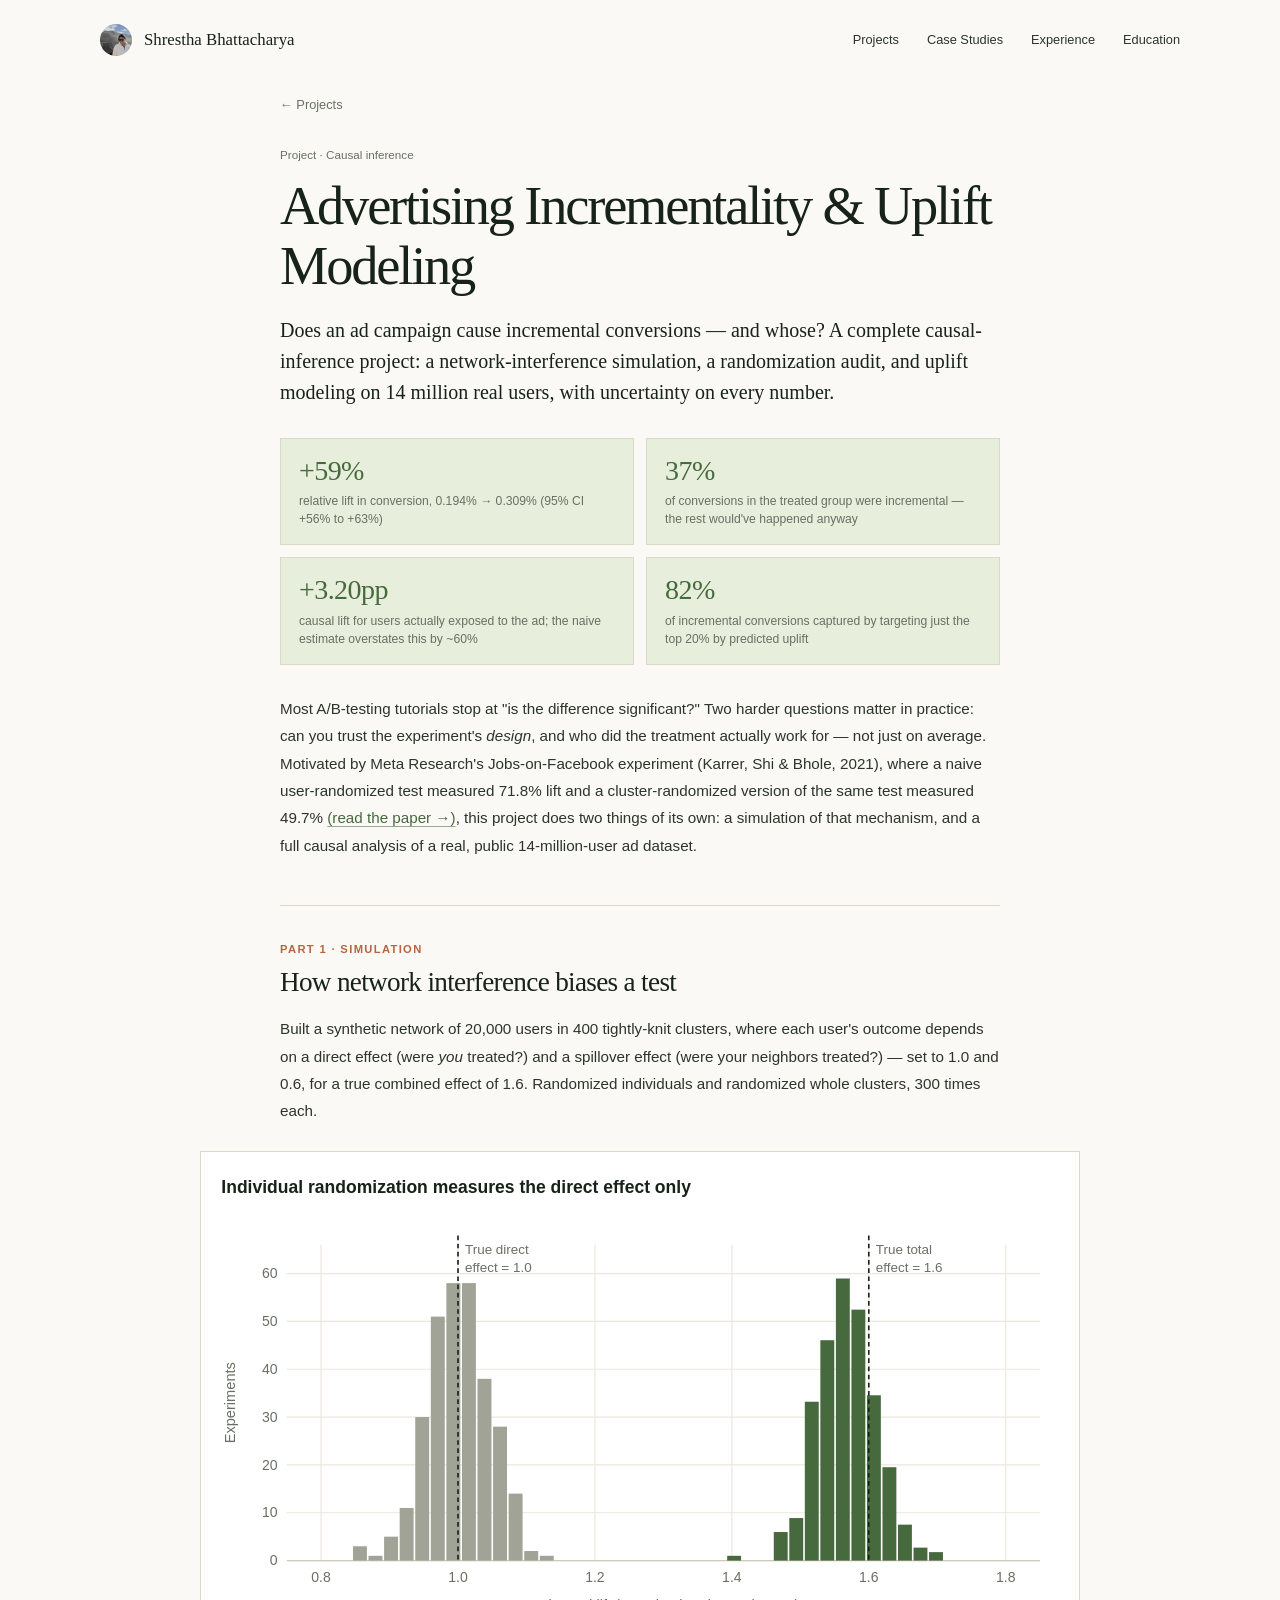
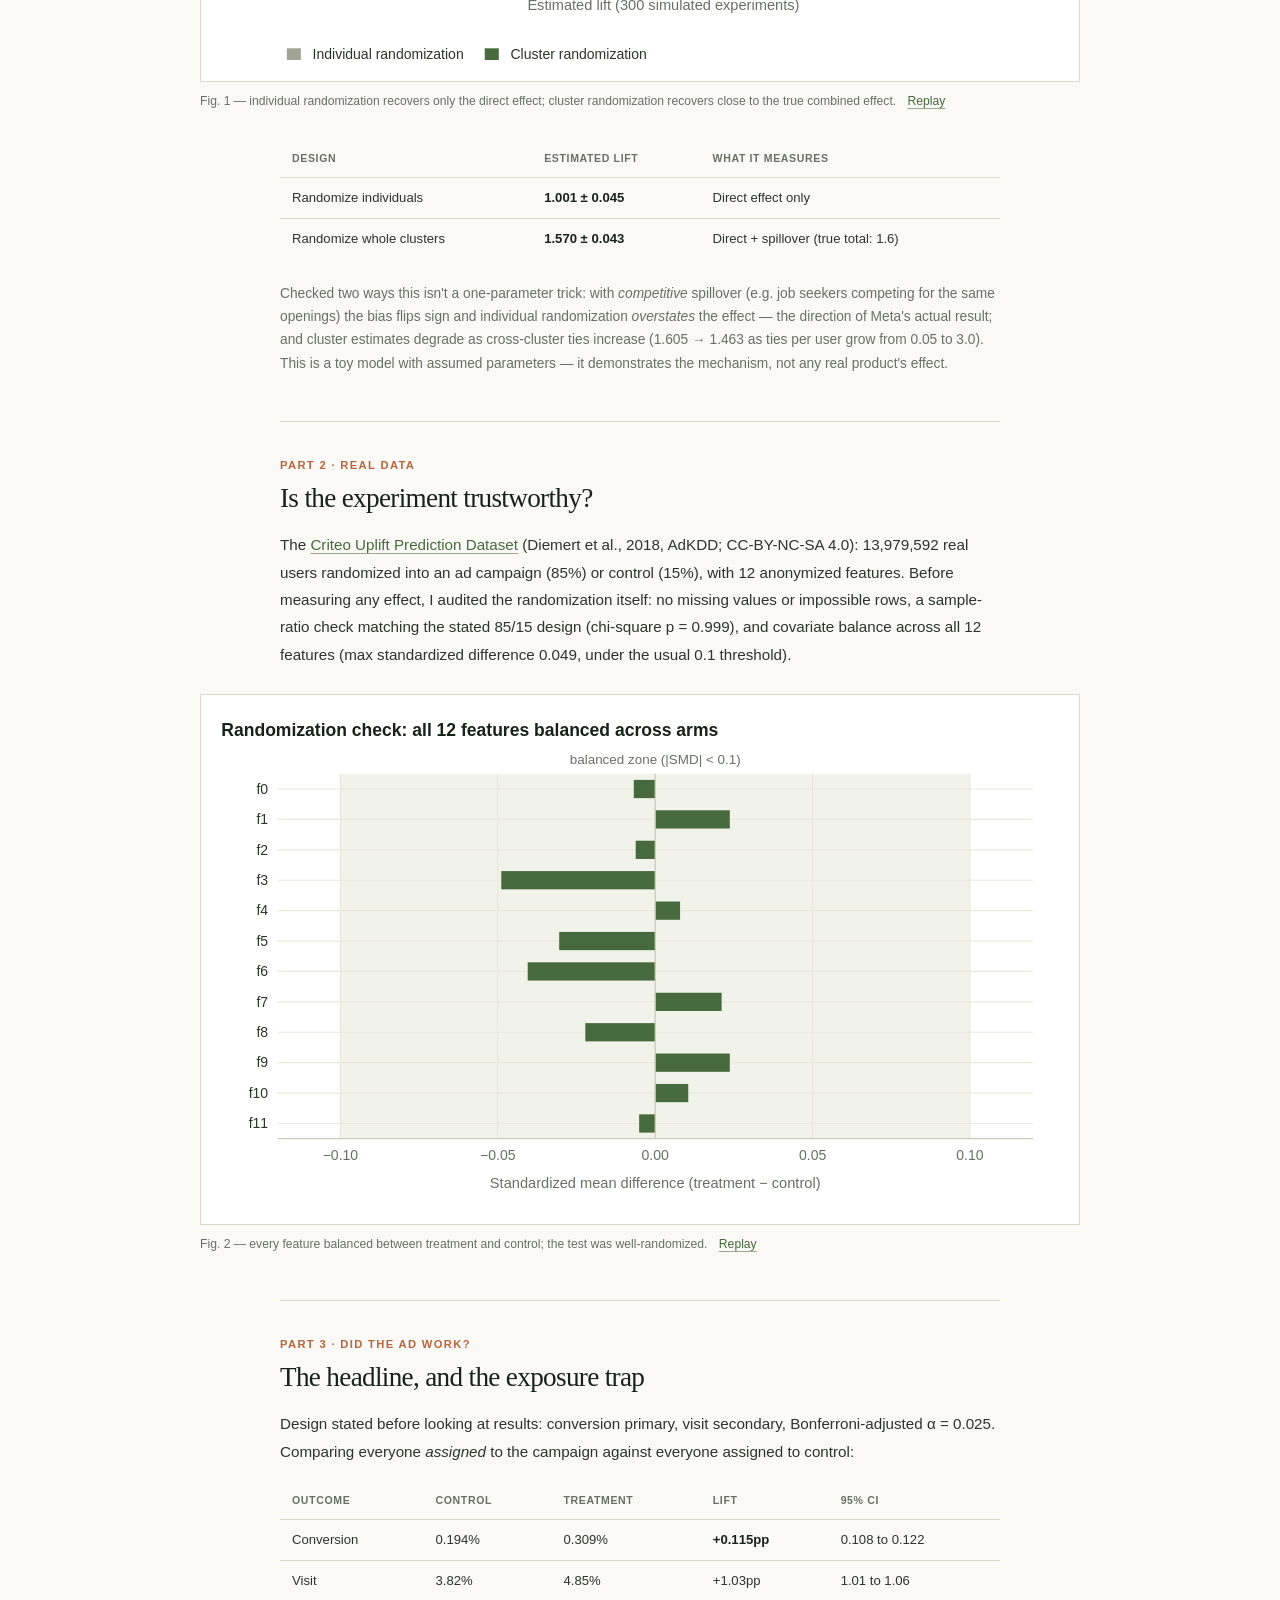
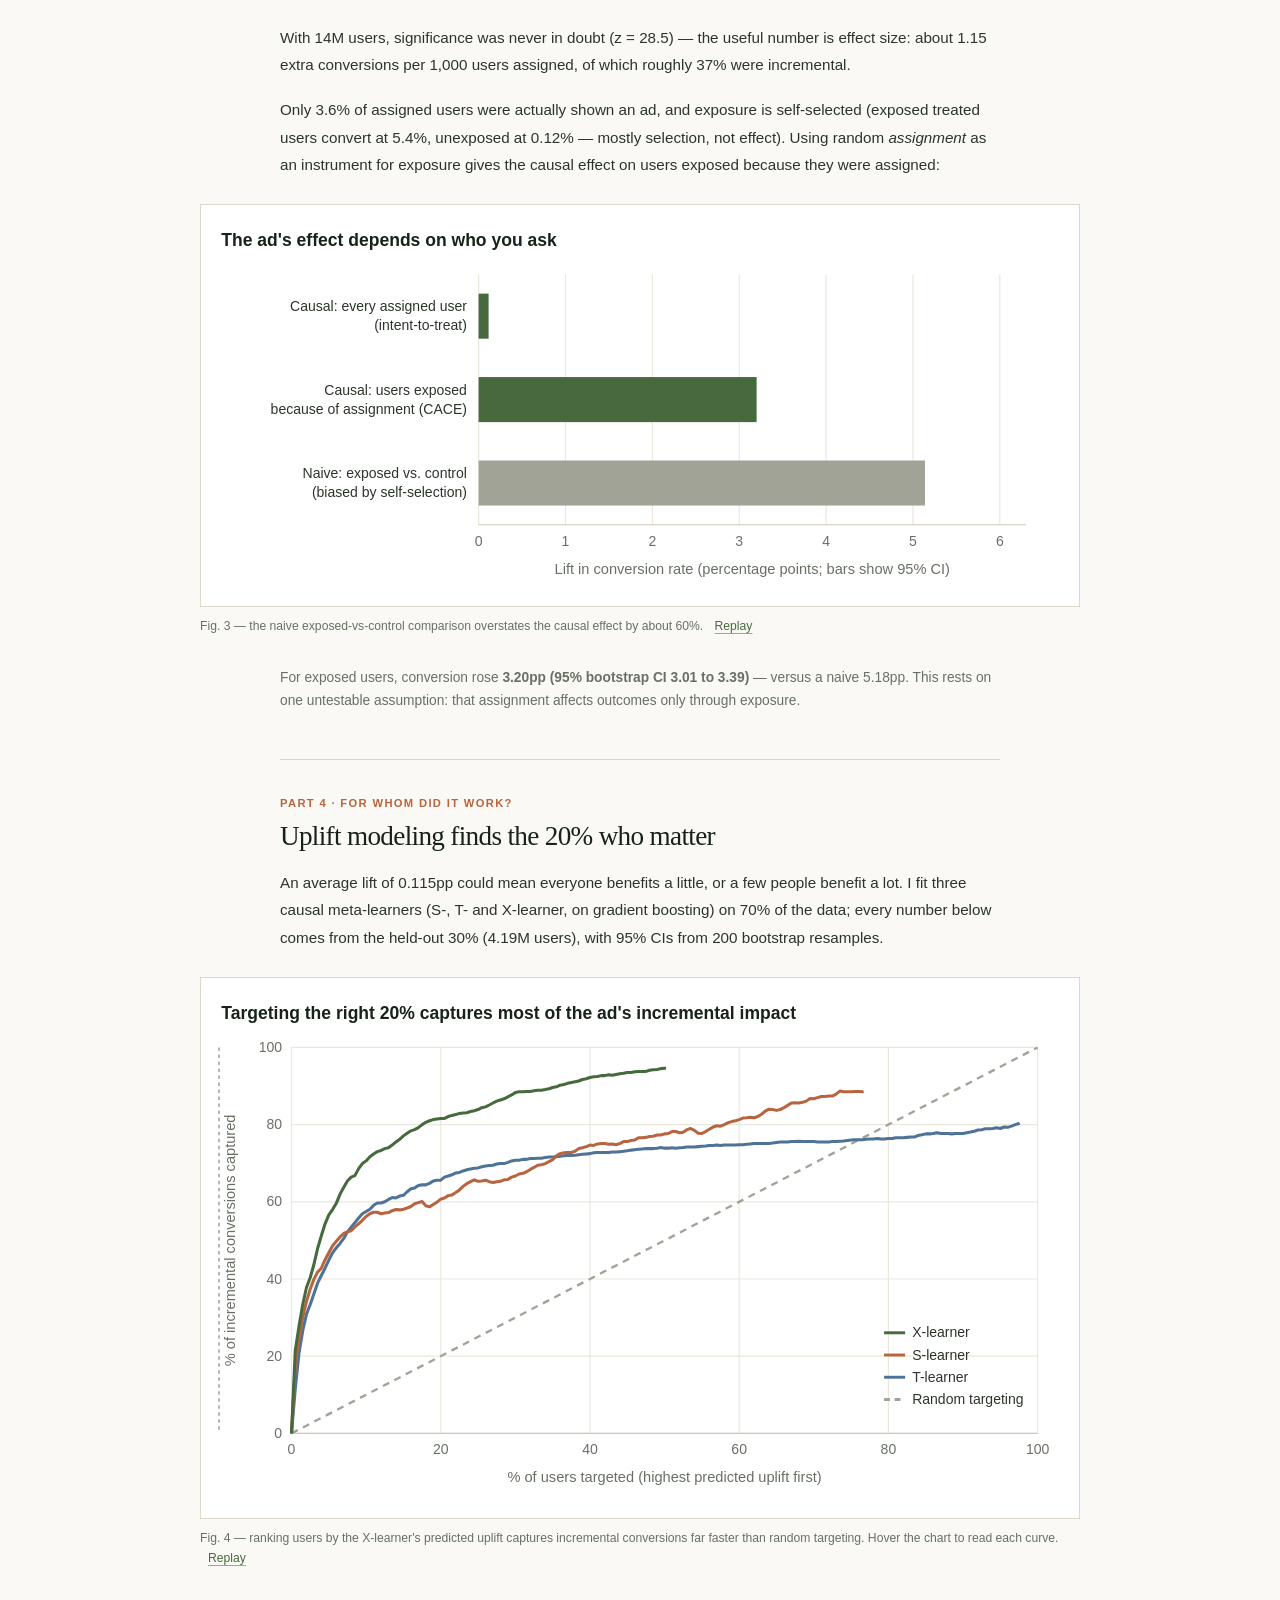
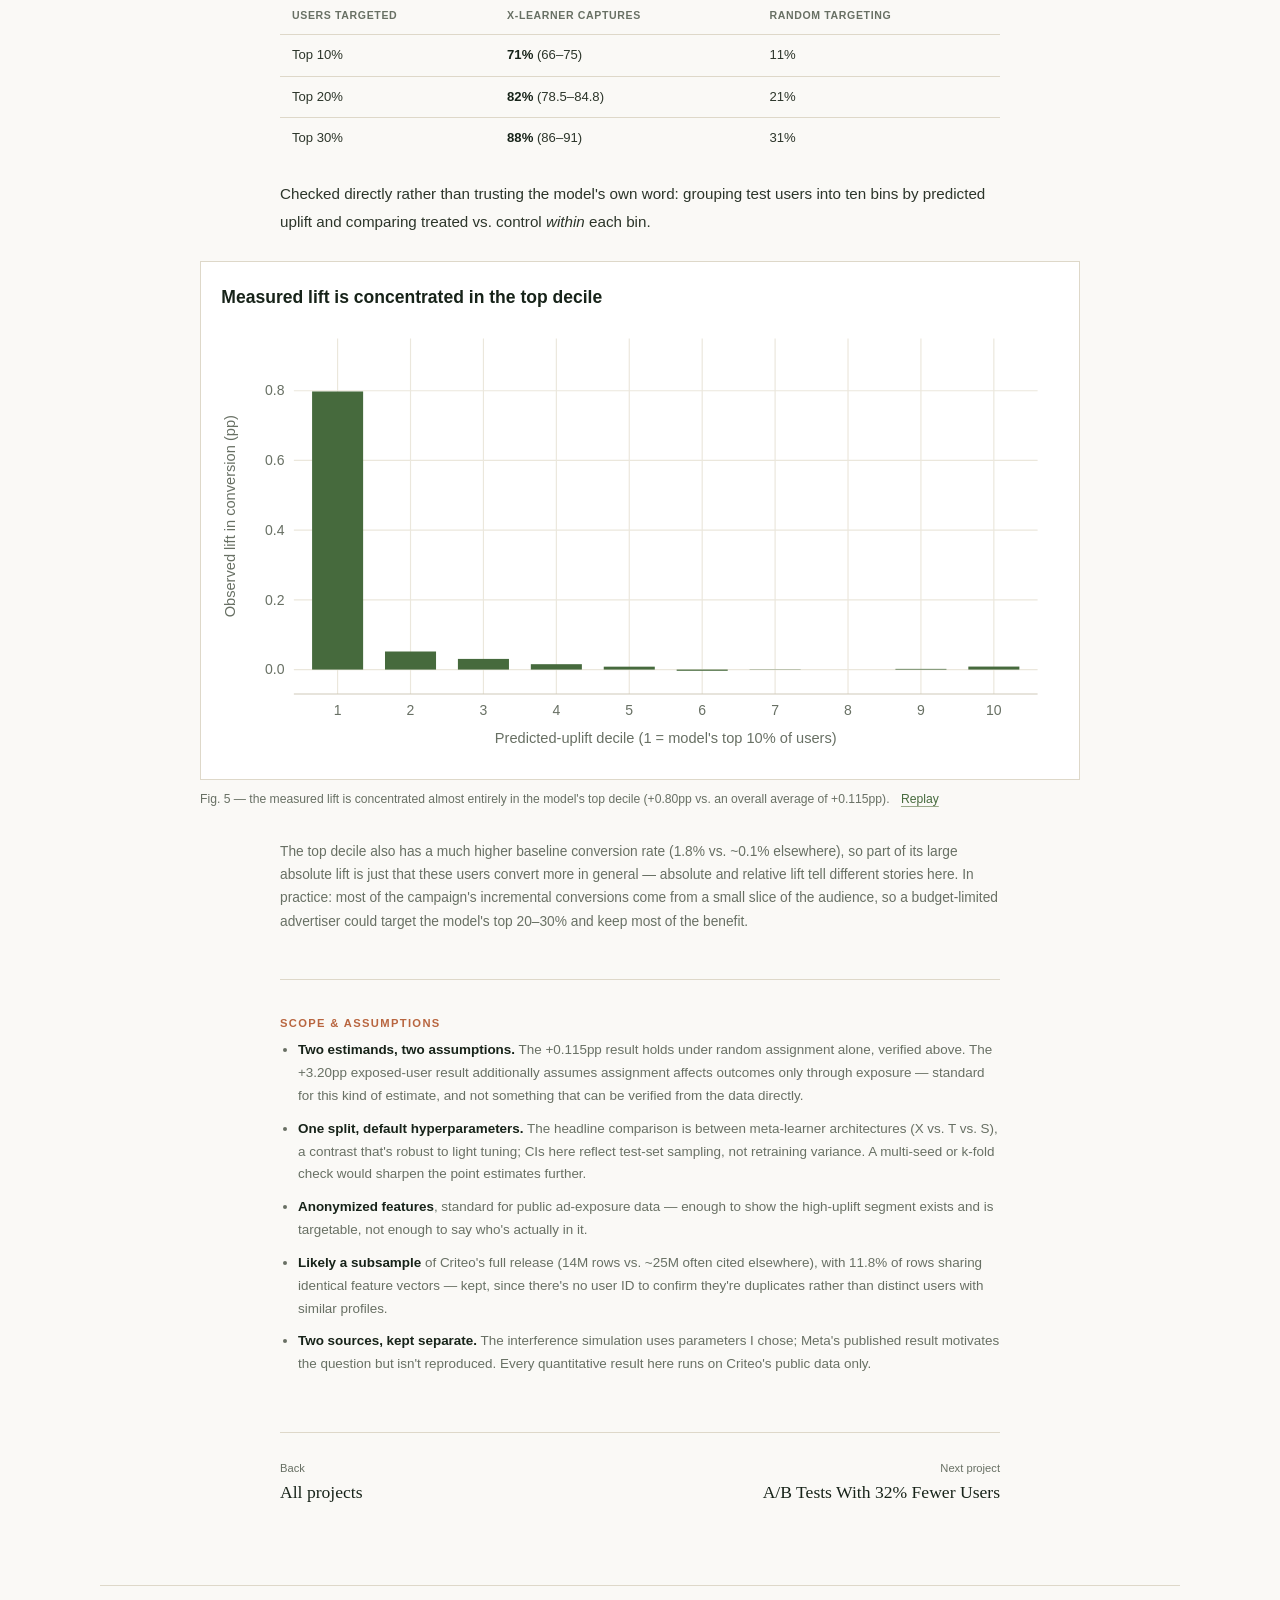
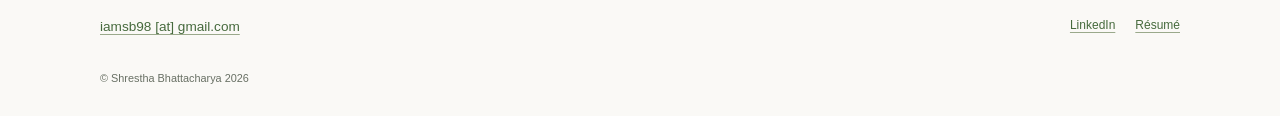
<file: projects/ad-incrementality.html>
<!doctype html>
<html lang="en">
<head>
	<meta charset="utf-8" />
	<meta name="viewport" content="width=device-width, initial-scale=1" />
	<title>Advertising Incrementality &amp; Uplift Modeling · Shrestha Bhattacharya</title>
	<meta name="description" content="A complete causal-inference project: a network-interference simulation, a randomization audit, and uplift modeling on 14 million real users." />
	<link rel="icon" href="../assets/img/shrestha.jpg" />
	<link rel="stylesheet" href="../assets/css/site.css" />
	<script>document.documentElement.classList.add("js");</script>
	<script src="../assets/js/chart-data.js" defer></script>
	<script src="../assets/js/charts.js" defer></script>
	<script src="../assets/js/main.js" defer></script>
</head>
<body class="post-page">
	<a class="skip-link" href="#main">Skip to content</a>

	<header class="site-header">
		<div class="page-shell nav-layout">
			<a class="nav-home" href="../index.html"><img src="../assets/img/shrestha.jpg" width="32" height="32" alt="" />Shrestha Bhattacharya</a>
			<button class="nav-toggle" type="button" aria-expanded="false" aria-controls="site-nav">Menu</button>
			<nav class="site-nav" id="site-nav" aria-label="Primary navigation">
				<a href="../index.html#projects">Projects</a>
				<a href="../index.html#case-studies">Case Studies</a>
				<a href="../index.html#experience">Experience</a>
				<a href="../index.html#education">Education</a>
			</nav>
		</div>
	</header>

	<main id="main">
		<article class="post">
			<div class="post-col">
				<a class="post-back" href="../index.html#projects">← Projects</a>
				<p class="post-kicker">Project · Causal inference</p>
				<h1>Advertising Incrementality &amp; Uplift Modeling</h1>
				<p class="post-lede">
					Does an ad campaign cause incremental conversions — and whose? A complete causal-inference project:
					a network-interference simulation, a randomization audit, and uplift modeling on 14 million real users,
					with uncertainty on every number.
				</p>

				<div class="stat-grid">
					<div class="stat-tile"><div class="stat-num">+59%</div><div class="stat-label">relative lift in conversion, 0.194% → 0.309% (95% CI +56% to +63%)</div></div>
					<div class="stat-tile"><div class="stat-num">37%</div><div class="stat-label">of conversions in the treated group were incremental — the rest would've happened anyway</div></div>
					<div class="stat-tile"><div class="stat-num">+3.20pp</div><div class="stat-label">causal lift for users actually exposed to the ad; the naive estimate overstates this by ~60%</div></div>
					<div class="stat-tile"><div class="stat-num">82%</div><div class="stat-label">of incremental conversions captured by targeting just the top 20% by predicted uplift</div></div>
				</div>

				<div class="prose">
					<p>
						Most A/B-testing tutorials stop at "is the difference significant?" Two harder questions matter in practice:
						can you trust the experiment's <em>design</em>, and who did the treatment actually work for — not just on average.
						Motivated by Meta Research's Jobs-on-Facebook experiment (Karrer, Shi &amp; Bhole, 2021), where a naive
						user-randomized test measured 71.8% lift and a cluster-randomized version of the same test measured 49.7%
						<a href="https://research.facebook.com/blog/2021/8/testing-product-changes-with-network-effects/" target="_blank" rel="noopener">(read the paper →)</a>,
						this project does two things of its own: a simulation of that mechanism, and a full causal analysis of a real,
						public 14-million-user ad dataset.
					</p>
				</div>

				<section class="part" id="part-1">
					<p class="part-label">Part 1 · Simulation</p>
					<h2>How network interference biases a test</h2>
					<p>
						Built a synthetic network of 20,000 users in 400 tightly-knit clusters, where each user's outcome depends on a
						direct effect (were <em>you</em> treated?) and a spillover effect (were your neighbors treated?) — set to 1.0 and
						0.6, for a true combined effect of 1.6. Randomized individuals and randomized whole clusters, 300 times each.
					</p>
					<figure class="figure is-wide">
						<div class="chart" data-chart="interference"></div>
						<figcaption>Fig. 1 — individual randomization recovers only the direct effect; cluster randomization recovers close to the true combined effect. <button class="replay" type="button">Replay</button></figcaption>
					</figure>
					<div class="table-wrap">
						<table class="result-table">
							<thead><tr><th>Design</th><th>Estimated lift</th><th>What it measures</th></tr></thead>
							<tbody>
								<tr><td>Randomize individuals</td><td><strong>1.001 ± 0.045</strong></td><td>Direct effect only</td></tr>
								<tr><td>Randomize whole clusters</td><td><strong>1.570 ± 0.043</strong></td><td>Direct + spillover (true total: 1.6)</td></tr>
							</tbody>
						</table>
					</div>
					<p class="aside">
						Checked two ways this isn't a one-parameter trick: with <em>competitive</em> spillover (e.g. job seekers competing
						for the same openings) the bias flips sign and individual randomization <em>overstates</em> the effect — the direction
						of Meta's actual result; and cluster estimates degrade as cross-cluster ties increase (1.605 → 1.463 as ties per user
						grow from 0.05 to 3.0). This is a toy model with assumed parameters — it demonstrates the mechanism, not any real
						product's effect.
					</p>
				</section>

				<section class="part" id="part-2">
					<p class="part-label">Part 2 · Real data</p>
					<h2>Is the experiment trustworthy?</h2>
					<p>
						The <a href="https://ailab.criteo.com/criteo-uplift-prediction-dataset/" target="_blank" rel="noopener">Criteo Uplift Prediction Dataset</a>
						(Diemert et al., 2018, AdKDD; CC-BY-NC-SA 4.0): 13,979,592 real users randomized into an ad campaign (85%) or
						control (15%), with 12 anonymized features. Before measuring any effect, I audited the randomization itself: no
						missing values or impossible rows, a sample-ratio check matching the stated 85/15 design (chi-square p = 0.999),
						and covariate balance across all 12 features (max standardized difference 0.049, under the usual 0.1 threshold).
					</p>
					<figure class="figure is-wide">
						<div class="chart" data-chart="balance"></div>
						<figcaption>Fig. 2 — every feature balanced between treatment and control; the test was well-randomized. <button class="replay" type="button">Replay</button></figcaption>
					</figure>
				</section>

				<section class="part" id="part-3">
					<p class="part-label">Part 3 · Did the ad work?</p>
					<h2>The headline, and the exposure trap</h2>
					<p>
						Design stated before looking at results: conversion primary, visit secondary, Bonferroni-adjusted α = 0.025.
						Comparing everyone <em>assigned</em> to the campaign against everyone assigned to control:
					</p>
					<div class="table-wrap">
						<table class="result-table">
							<thead><tr><th>Outcome</th><th>Control</th><th>Treatment</th><th>Lift</th><th>95% CI</th></tr></thead>
							<tbody>
								<tr><td>Conversion</td><td>0.194%</td><td>0.309%</td><td><strong>+0.115pp</strong></td><td>0.108 to 0.122</td></tr>
								<tr><td>Visit</td><td>3.82%</td><td>4.85%</td><td>+1.03pp</td><td>1.01 to 1.06</td></tr>
							</tbody>
						</table>
					</div>
					<p>
						With 14M users, significance was never in doubt (z = 28.5) — the useful number is effect size: about 1.15 extra
						conversions per 1,000 users assigned, of which roughly 37% were incremental.
					</p>
					<p>
						Only 3.6% of assigned users were actually shown an ad, and exposure is self-selected (exposed treated users convert
						at 5.4%, unexposed at 0.12% — mostly selection, not effect). Using random <em>assignment</em> as an instrument for
						exposure gives the causal effect on users exposed because they were assigned:
					</p>
					<figure class="figure is-wide">
						<div class="chart" data-chart="effects"></div>
						<figcaption>Fig. 3 — the naive exposed-vs-control comparison overstates the causal effect by about 60%. <button class="replay" type="button">Replay</button></figcaption>
					</figure>
					<p class="aside">
						For exposed users, conversion rose <strong>3.20pp (95% bootstrap CI 3.01 to 3.39)</strong> — versus a naive 5.18pp.
						This rests on one untestable assumption: that assignment affects outcomes only through exposure.
					</p>
				</section>

				<section class="part" id="part-4">
					<p class="part-label">Part 4 · For whom did it work?</p>
					<h2>Uplift modeling finds the 20% who matter</h2>
					<p>
						An average lift of 0.115pp could mean everyone benefits a little, or a few people benefit a lot. I fit three causal
						meta-learners (S-, T- and X-learner, on gradient boosting) on 70% of the data; every number below comes from the
						held-out 30% (4.19M users), with 95% CIs from 200 bootstrap resamples.
					</p>
					<figure class="figure is-wide">
						<div class="chart" data-chart="capture"></div>
						<figcaption>Fig. 4 — ranking users by the X-learner's predicted uplift captures incremental conversions far faster than random targeting. Hover the chart to read each curve. <button class="replay" type="button">Replay</button></figcaption>
					</figure>
					<div class="table-wrap">
						<table class="result-table">
							<thead><tr><th>Users targeted</th><th>X-learner captures</th><th>Random targeting</th></tr></thead>
							<tbody>
								<tr><td>Top 10%</td><td><strong>71%</strong> (66–75)</td><td>11%</td></tr>
								<tr><td>Top 20%</td><td><strong>82%</strong> (78.5–84.8)</td><td>21%</td></tr>
								<tr><td>Top 30%</td><td><strong>88%</strong> (86–91)</td><td>31%</td></tr>
							</tbody>
						</table>
					</div>
					<p>
						Checked directly rather than trusting the model's own word: grouping test users into ten bins by predicted uplift
						and comparing treated vs. control <em>within</em> each bin.
					</p>
					<figure class="figure is-wide">
						<div class="chart" data-chart="deciles"></div>
						<figcaption>Fig. 5 — the measured lift is concentrated almost entirely in the model's top decile (+0.80pp vs. an overall average of +0.115pp). <button class="replay" type="button">Replay</button></figcaption>
					</figure>
					<p class="aside">
						The top decile also has a much higher baseline conversion rate (1.8% vs. ~0.1% elsewhere), so part of its large
						absolute lift is just that these users convert more in general — absolute and relative lift tell different stories
						here. In practice: most of the campaign's incremental conversions come from a small slice of the audience, so a
						budget-limited advertiser could target the model's top 20–30% and keep most of the benefit.
					</p>
				</section>

				<section class="part" id="scope">
					<p class="part-label">Scope &amp; Assumptions</p>
					<ul class="limitations">
						<li><strong>Two estimands, two assumptions.</strong> The +0.115pp result holds under random assignment alone, verified above. The +3.20pp exposed-user result additionally assumes assignment affects outcomes only through exposure — standard for this kind of estimate, and not something that can be verified from the data directly.</li>
						<li><strong>One split, default hyperparameters.</strong> The headline comparison is between meta-learner architectures (X vs. T vs. S), a contrast that's robust to light tuning; CIs here reflect test-set sampling, not retraining variance. A multi-seed or k-fold check would sharpen the point estimates further.</li>
						<li><strong>Anonymized features</strong>, standard for public ad-exposure data — enough to show the high-uplift segment exists and is targetable, not enough to say who's actually in it.</li>
						<li><strong>Likely a subsample</strong> of Criteo's full release (14M rows vs. ~25M often cited elsewhere), with 11.8% of rows sharing identical feature vectors — kept, since there's no user ID to confirm they're duplicates rather than distinct users with similar profiles.</li>
						<li><strong>Two sources, kept separate.</strong> The interference simulation uses parameters I chose; Meta's published result motivates the question but isn't reproduced. Every quantitative result here runs on Criteo's public data only.</li>
					</ul>
				</section>

				<nav class="post-nav" aria-label="More projects">
					<a href="../index.html#projects"><small>Back</small><span>All projects</span></a>
					<a class="is-next" href="ab-testing.html"><small>Next project</small><span>A/B Tests With 32% Fewer Users</span></a>
				</nav>
			</div>
		</article>
	</main>

	<footer class="site-footer">
		<div class="page-shell footer-layout">
			<div>
				<a class="footer-email" href="mailto:iamsb98@gmail.com">iamsb98 [at] gmail.com</a>
			</div>
			<div class="footer-links">
				<a href="https://www.linkedin.com/in/sbhattacharya98/" target="_blank" rel="noopener">LinkedIn</a>
				<a href="../SB_DE_mt.pdf" target="_blank" rel="noopener">Résumé</a>
			</div>
		</div>
		<div class="page-shell footer-meta">
			<span>&copy; Shrestha Bhattacharya 2026</span>
		</div>
	</footer>
</body>
</html>
</file>
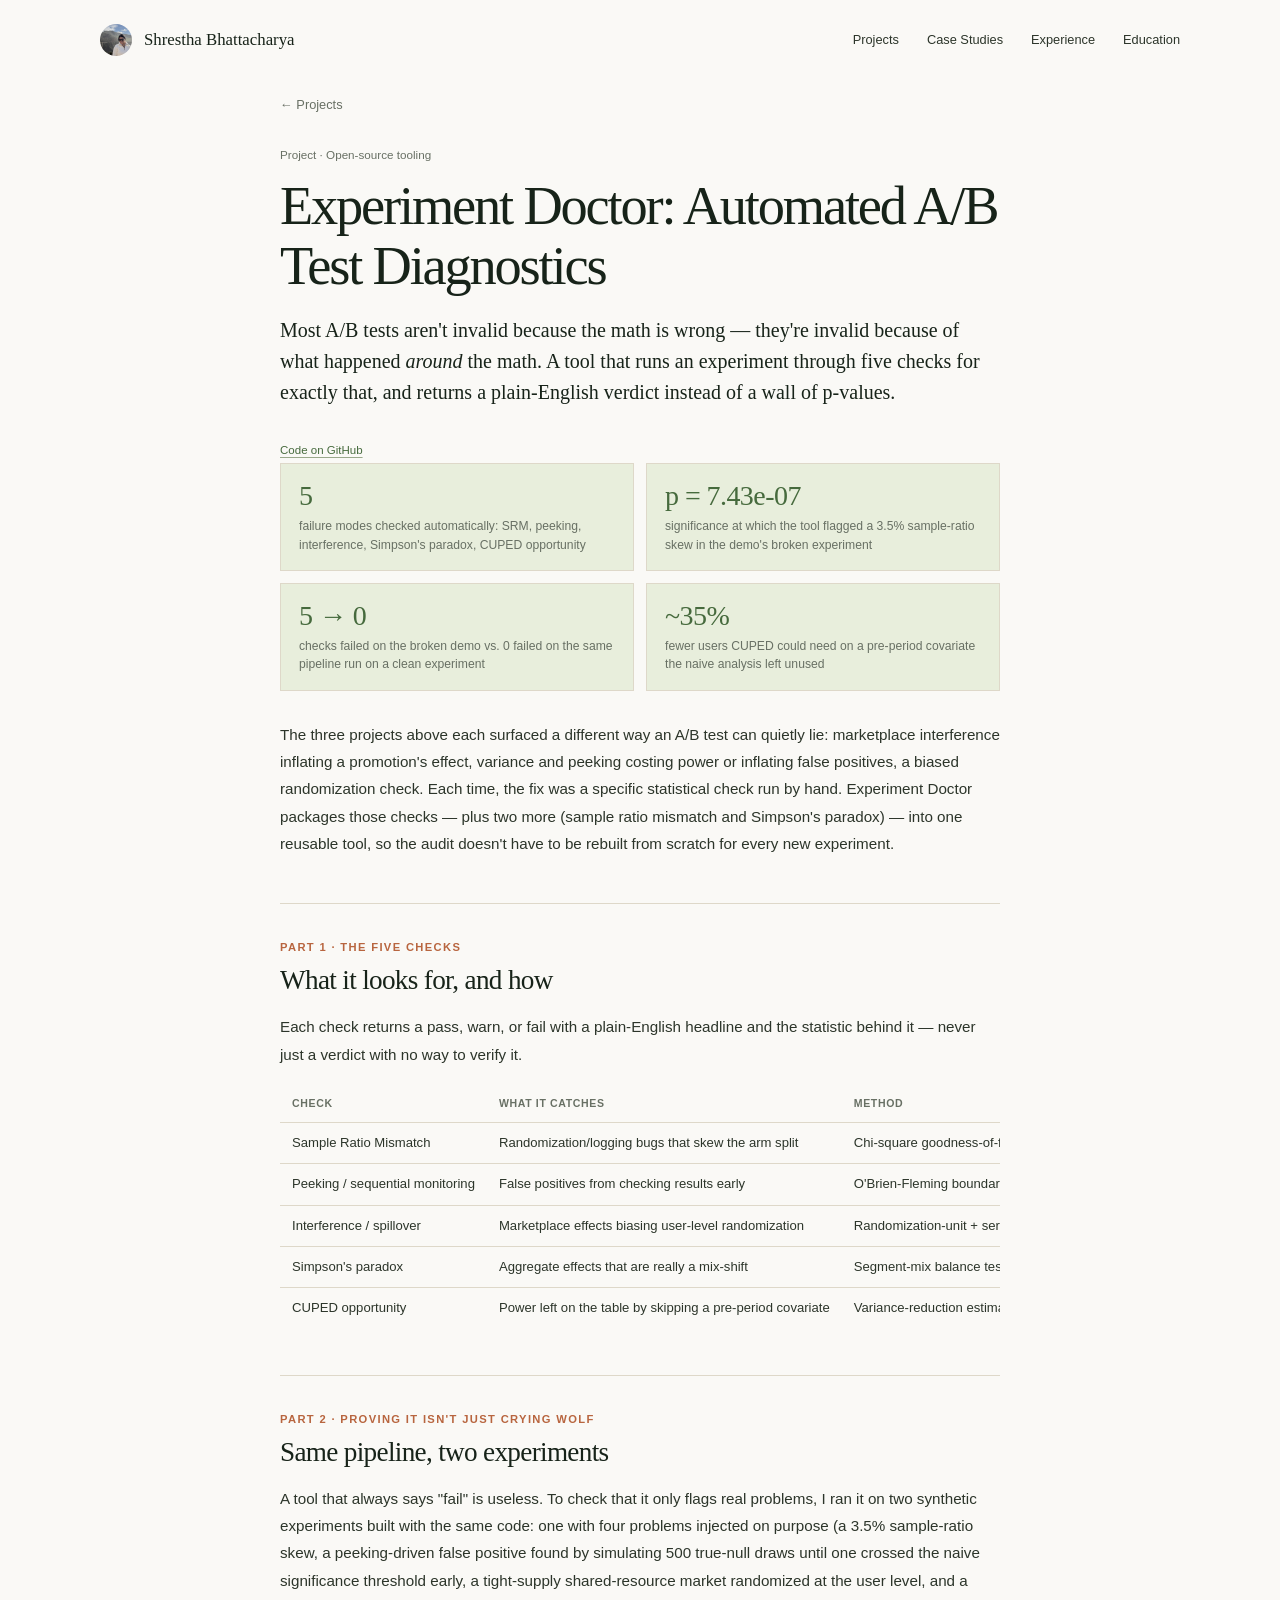
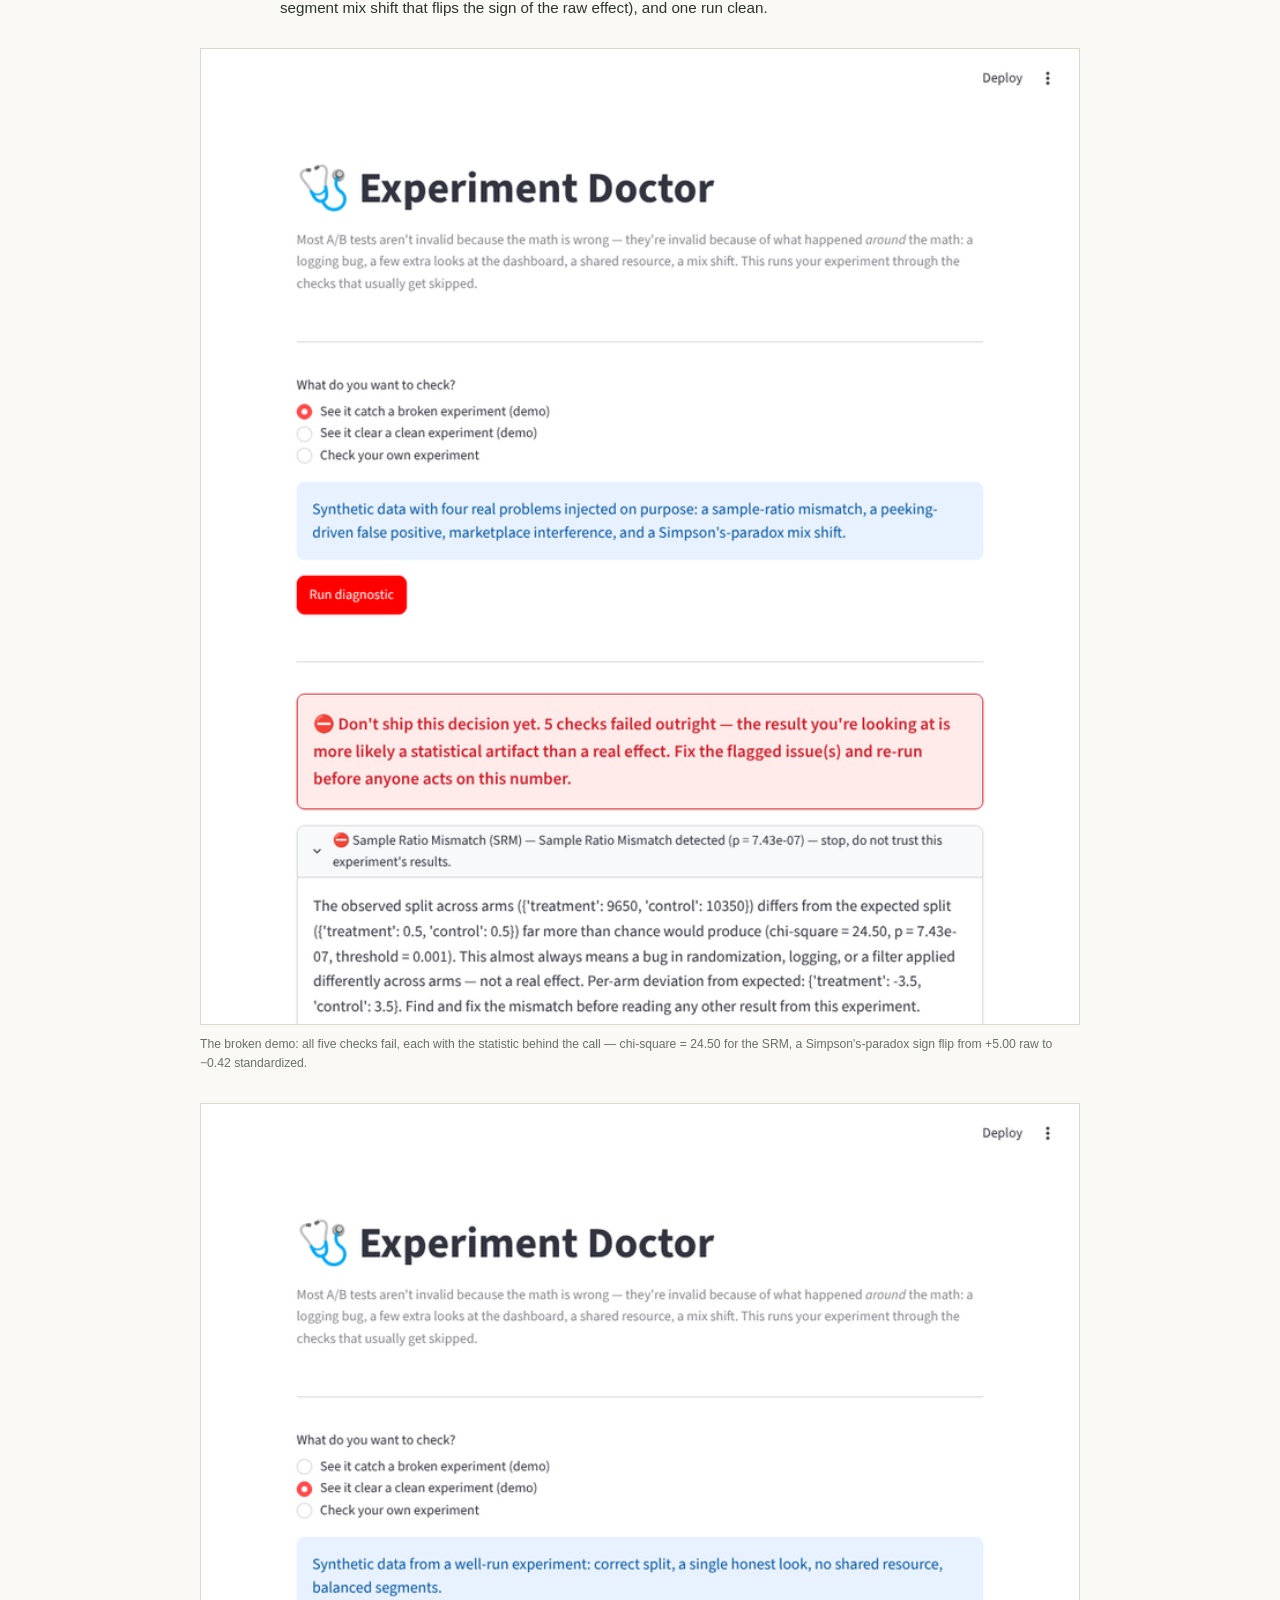
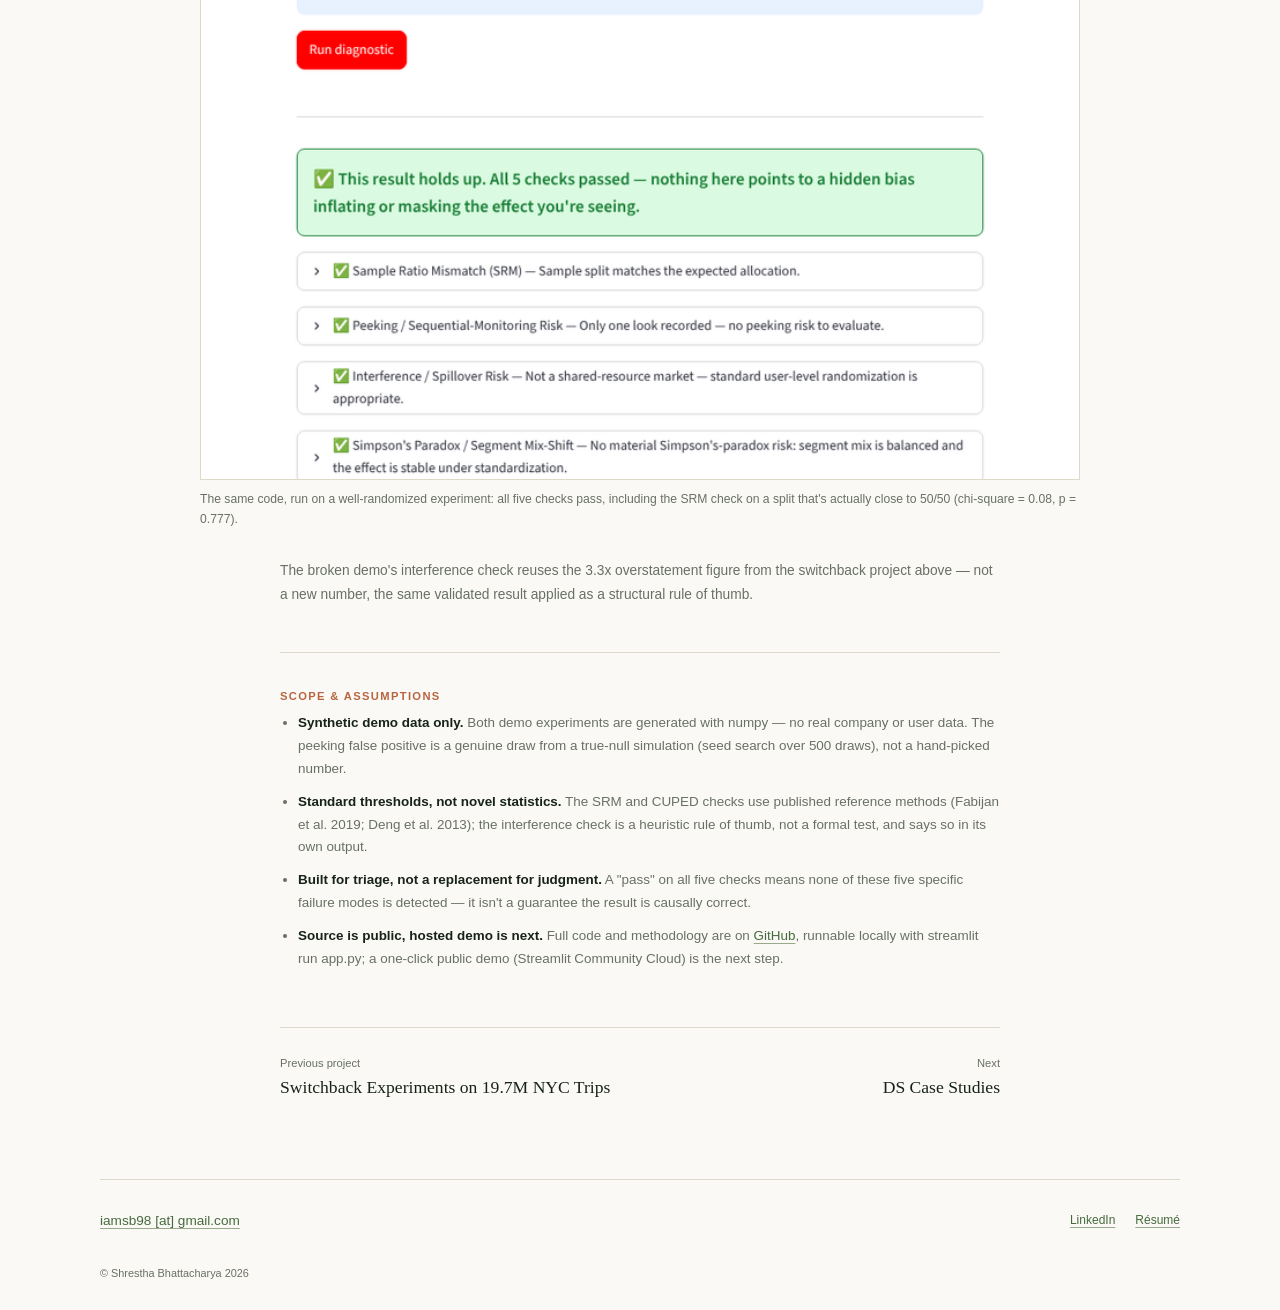
<file: projects/experiment-doctor.html>
<!doctype html>
<html lang="en">
<head>
	<meta charset="utf-8" />
	<meta name="viewport" content="width=device-width, initial-scale=1" />
	<title>Experiment Doctor: Automated A/B Test Diagnostics · Shrestha Bhattacharya</title>
	<meta name="description" content="An open-source Python + Streamlit tool that runs five checks on an A/B test — sample ratio mismatch, peeking, interference, Simpson's paradox, CUPED opportunity — and returns a plain-English verdict." />
	<link rel="icon" href="../assets/img/shrestha.jpg" />
	<link rel="stylesheet" href="../assets/css/site.css" />
	<script>document.documentElement.classList.add("js");</script>
	<script src="../assets/js/chart-data.js" defer></script>
	<script src="../assets/js/charts.js" defer></script>
	<script src="../assets/js/main.js" defer></script>
</head>
<body class="post-page">
	<a class="skip-link" href="#main">Skip to content</a>

	<header class="site-header">
		<div class="page-shell nav-layout">
			<a class="nav-home" href="../index.html"><img src="../assets/img/shrestha.jpg" width="32" height="32" alt="" />Shrestha Bhattacharya</a>
			<button class="nav-toggle" type="button" aria-expanded="false" aria-controls="site-nav">Menu</button>
			<nav class="site-nav" id="site-nav" aria-label="Primary navigation">
				<a href="../index.html#projects">Projects</a>
				<a href="../index.html#case-studies">Case Studies</a>
				<a href="../index.html#experience">Experience</a>
				<a href="../index.html#education">Education</a>
			</nav>
		</div>
	</header>

	<main id="main">
		<article class="post">
			<div class="post-col">
				<a class="post-back" href="../index.html#projects">← Projects</a>
				<p class="post-kicker">Project · Open-source tooling</p>
				<h1>Experiment Doctor: Automated A/B Test Diagnostics</h1>
				<p class="post-lede">
					Most A/B tests aren't invalid because the math is wrong — they're invalid because of what happened
					<em>around</em> the math. A tool that runs an experiment through five checks for exactly that, and
					returns a plain-English verdict instead of a wall of p-values.
				</p>

				<div class="project-links" aria-label="Links for Experiment Doctor">
					<a href="https://github.com/shrestha57/experiment-doctor" target="_blank" rel="noopener">Code on GitHub</a>
				</div>

				<div class="stat-grid">
					<div class="stat-tile"><div class="stat-num">5</div><div class="stat-label">failure modes checked automatically: SRM, peeking, interference, Simpson's paradox, CUPED opportunity</div></div>
					<div class="stat-tile"><div class="stat-num">p = 7.43e-07</div><div class="stat-label">significance at which the tool flagged a 3.5% sample-ratio skew in the demo's broken experiment</div></div>
					<div class="stat-tile"><div class="stat-num">5 → 0</div><div class="stat-label">checks failed on the broken demo vs. 0 failed on the same pipeline run on a clean experiment</div></div>
					<div class="stat-tile"><div class="stat-num">~35%</div><div class="stat-label">fewer users CUPED could need on a pre-period covariate the naive analysis left unused</div></div>
				</div>

				<div class="prose">
					<p>
						The three projects above each surfaced a different way an A/B test can quietly lie: marketplace
						interference inflating a promotion's effect, variance and peeking costing power or inflating false
						positives, a biased randomization check. Each time, the fix was a specific statistical check run by
						hand. Experiment Doctor packages those checks — plus two more (sample ratio mismatch and Simpson's
						paradox) — into one reusable tool, so the audit doesn't have to be rebuilt from scratch for every new
						experiment.
					</p>
				</div>

				<section class="part" id="part-1">
					<p class="part-label">Part 1 · The five checks</p>
					<h2>What it looks for, and how</h2>
					<p>
						Each check returns a pass, warn, or fail with a plain-English headline and the statistic behind it —
						never just a verdict with no way to verify it.
					</p>
					<div class="table-wrap">
						<table class="result-table">
							<thead><tr><th>Check</th><th>What it catches</th><th>Method</th></tr></thead>
							<tbody>
								<tr><td>Sample Ratio Mismatch</td><td>Randomization/logging bugs that skew the arm split</td><td>Chi-square goodness-of-fit at α = 0.001 (Fabijan et al. 2019)</td></tr>
								<tr><td>Peeking / sequential monitoring</td><td>False positives from checking results early</td><td>O'Brien-Fleming boundaries, Monte Carlo-calibrated</td></tr>
								<tr><td>Interference / spillover</td><td>Marketplace effects biasing user-level randomization</td><td>Randomization-unit + served-share heuristic, informed by the switchback project above</td></tr>
								<tr><td>Simpson's paradox</td><td>Aggregate effects that are really a mix-shift</td><td>Segment-mix balance test + pooled-weight standardization</td></tr>
								<tr><td>CUPED opportunity</td><td>Power left on the table by skipping a pre-period covariate</td><td>Variance-reduction estimate from corr(Y, X) (Deng et al. 2013)</td></tr>
							</tbody>
						</table>
					</div>
				</section>

				<section class="part" id="part-2">
					<p class="part-label">Part 2 · Proving it isn't just crying wolf</p>
					<h2>Same pipeline, two experiments</h2>
					<p>
						A tool that always says "fail" is useless. To check that it only flags real problems, I ran it on
						two synthetic experiments built with the same code: one with four problems injected on purpose
						(a 3.5% sample-ratio skew, a peeking-driven false positive found by simulating 500 true-null draws
						until one crossed the naive significance threshold early, a tight-supply shared-resource market
						randomized at the user level, and a segment mix shift that flips the sign of the raw effect), and
						one run clean.
					</p>
					<figure class="figure is-wide">
						<div class="shot"><img src="../assets/img/expdoctor-broken.png" alt="Experiment Doctor report on the broken demo: all five checks fail, including SRM at p = 7.43e-07 and a Simpson's-paradox sign flip" loading="lazy" width="760" height="844" /></div>
						<figcaption>The broken demo: all five checks fail, each with the statistic behind the call — chi-square = 24.50 for the SRM, a Simpson's-paradox sign flip from +5.00 raw to −0.42 standardized.</figcaption>
					</figure>
					<figure class="figure is-wide">
						<div class="shot"><img src="../assets/img/expdoctor-clean.png" alt="Experiment Doctor report on the clean demo: all five checks pass" loading="lazy" width="760" height="844" /></div>
						<figcaption>The same code, run on a well-randomized experiment: all five checks pass, including the SRM check on a split that's actually close to 50/50 (chi-square = 0.08, p = 0.777).</figcaption>
					</figure>
					<p class="aside">
						The broken demo's interference check reuses the 3.3x overstatement figure from the switchback
						project above — not a new number, the same validated result applied as a structural rule of thumb.
					</p>
				</section>

				<section class="part" id="scope">
					<p class="part-label">Scope &amp; Assumptions</p>
					<ul class="limitations">
						<li><strong>Synthetic demo data only.</strong> Both demo experiments are generated with numpy — no real company or user data. The peeking false positive is a genuine draw from a true-null simulation (seed search over 500 draws), not a hand-picked number.</li>
						<li><strong>Standard thresholds, not novel statistics.</strong> The SRM and CUPED checks use published reference methods (Fabijan et al. 2019; Deng et al. 2013); the interference check is a heuristic rule of thumb, not a formal test, and says so in its own output.</li>
						<li><strong>Built for triage, not a replacement for judgment.</strong> A "pass" on all five checks means none of these five specific failure modes is detected — it isn't a guarantee the result is causally correct.</li>
						<li><strong>Source is public, hosted demo is next.</strong> Full code and methodology are on <a href="https://github.com/shrestha57/experiment-doctor" target="_blank" rel="noopener">GitHub</a>, runnable locally with <span class="mono">streamlit run app.py</span>; a one-click public demo (Streamlit Community Cloud) is the next step.</li>
					</ul>
				</section>

				<nav class="post-nav" aria-label="More projects">
					<a href="switchback.html"><small>Previous project</small><span>Switchback Experiments on 19.7M NYC Trips</span></a>
					<a class="is-next" href="../index.html#case-studies"><small>Next</small><span>DS Case Studies</span></a>
				</nav>
			</div>
		</article>
	</main>

	<footer class="site-footer">
		<div class="page-shell footer-layout">
			<div>
				<a class="footer-email" href="mailto:iamsb98@gmail.com">iamsb98 [at] gmail.com</a>
			</div>
			<div class="footer-links">
				<a href="https://www.linkedin.com/in/sbhattacharya98/" target="_blank" rel="noopener">LinkedIn</a>
				<a href="../SB_DE_mt.pdf" target="_blank" rel="noopener">Résumé</a>
			</div>
		</div>
		<div class="page-shell footer-meta">
			<span>&copy; Shrestha Bhattacharya 2026</span>
		</div>
	</footer>
</body>
</html>
</file>
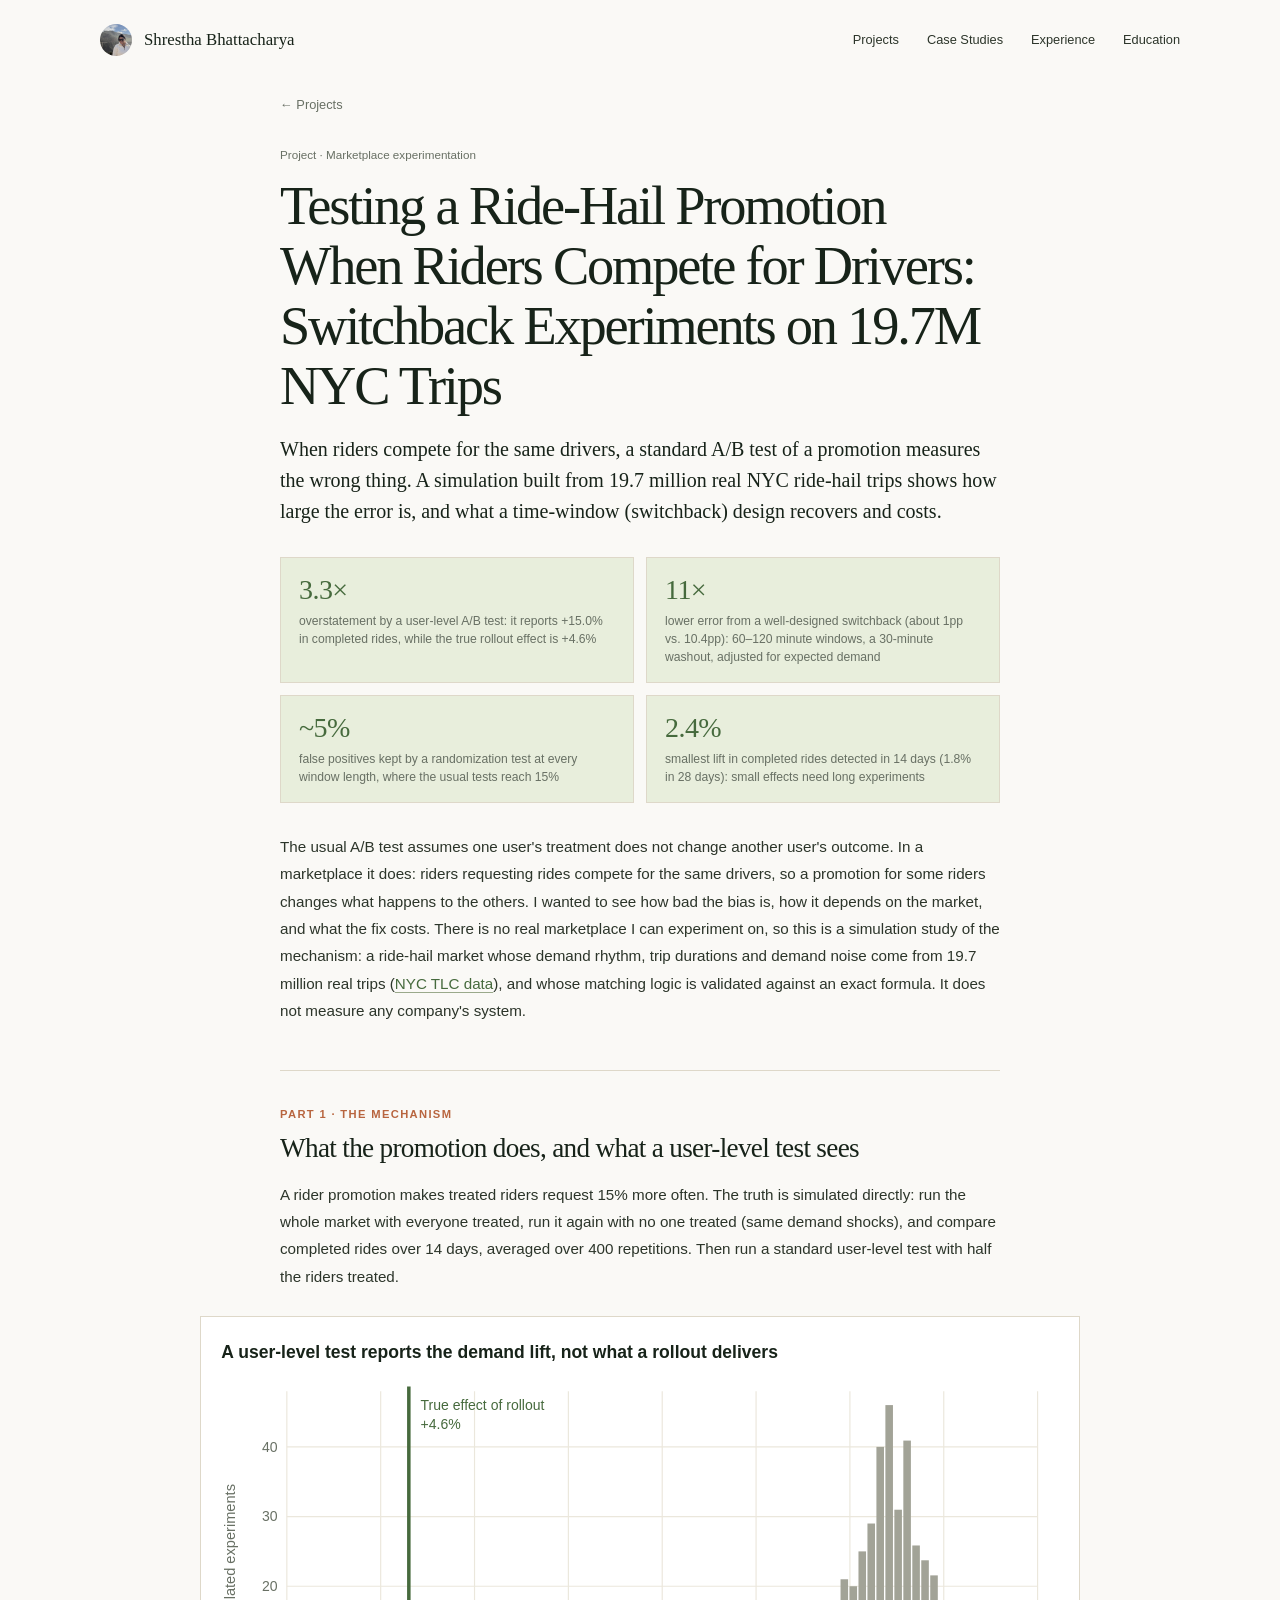
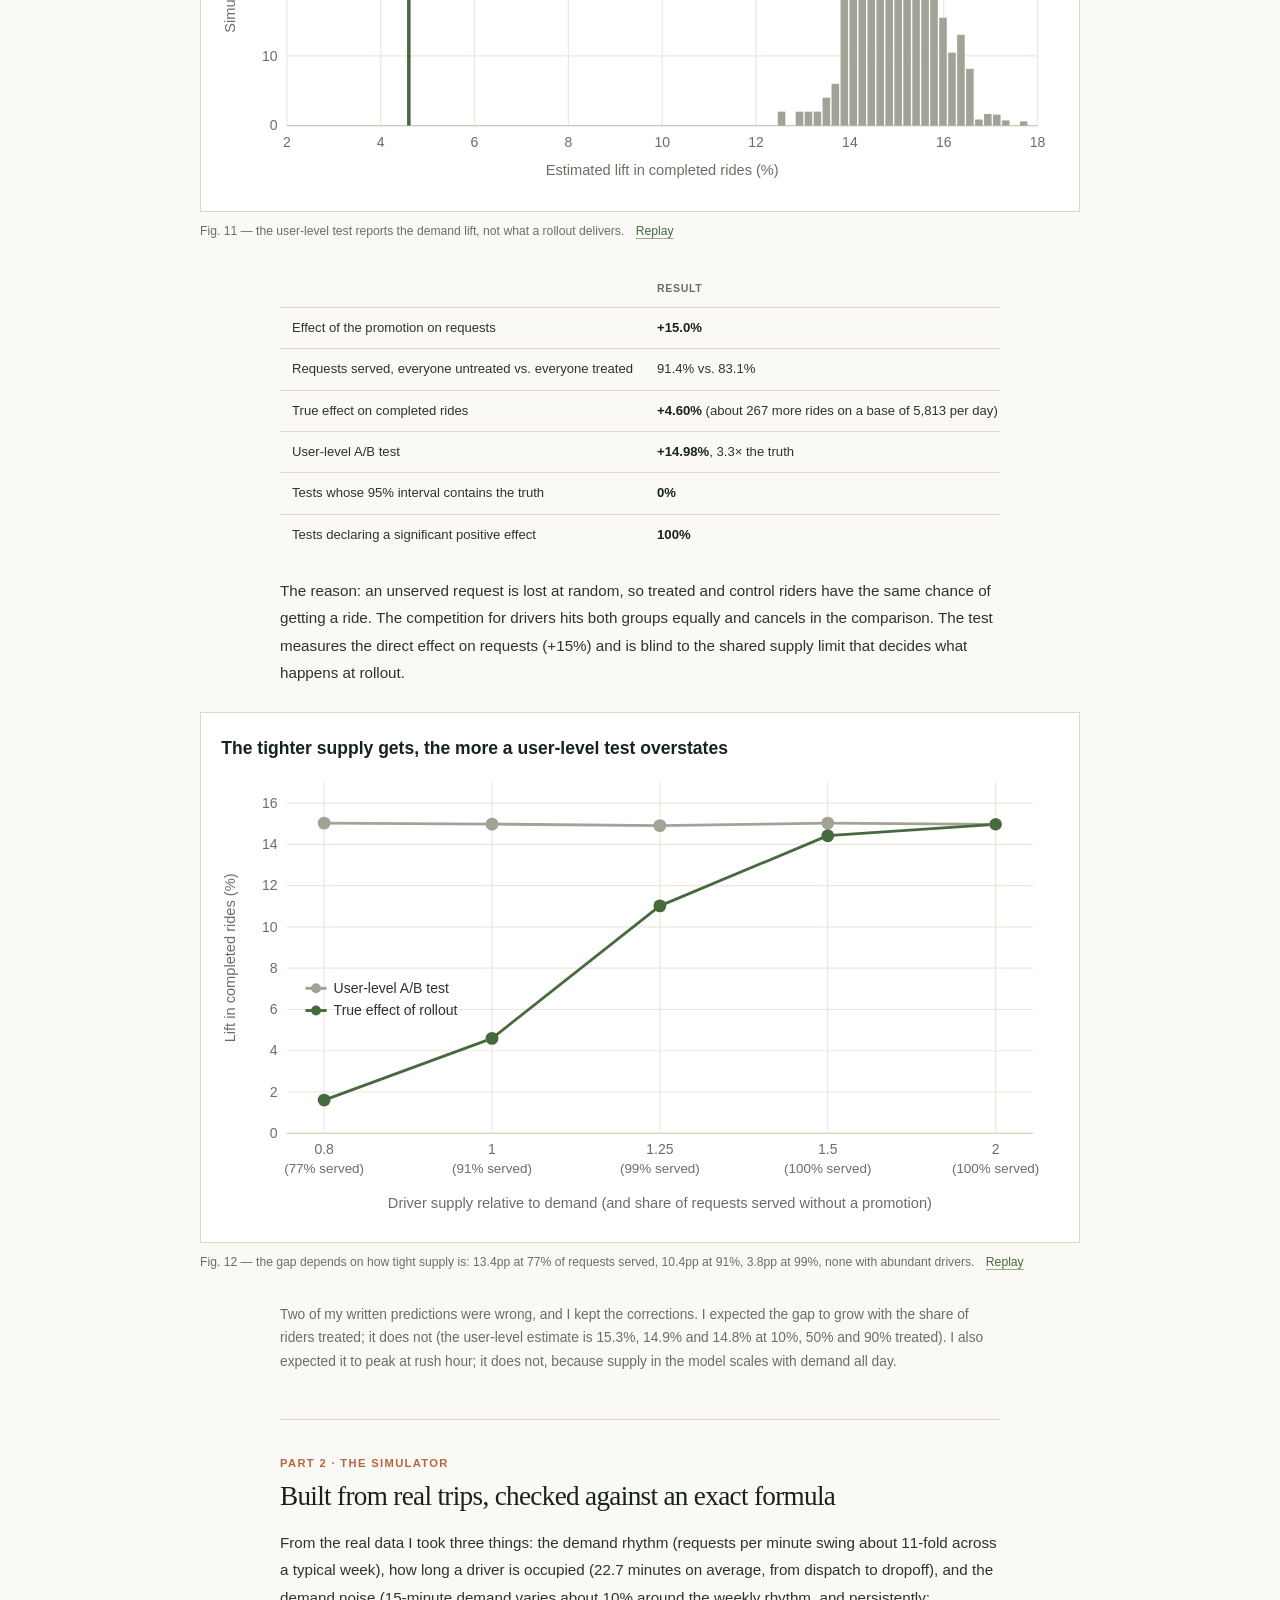
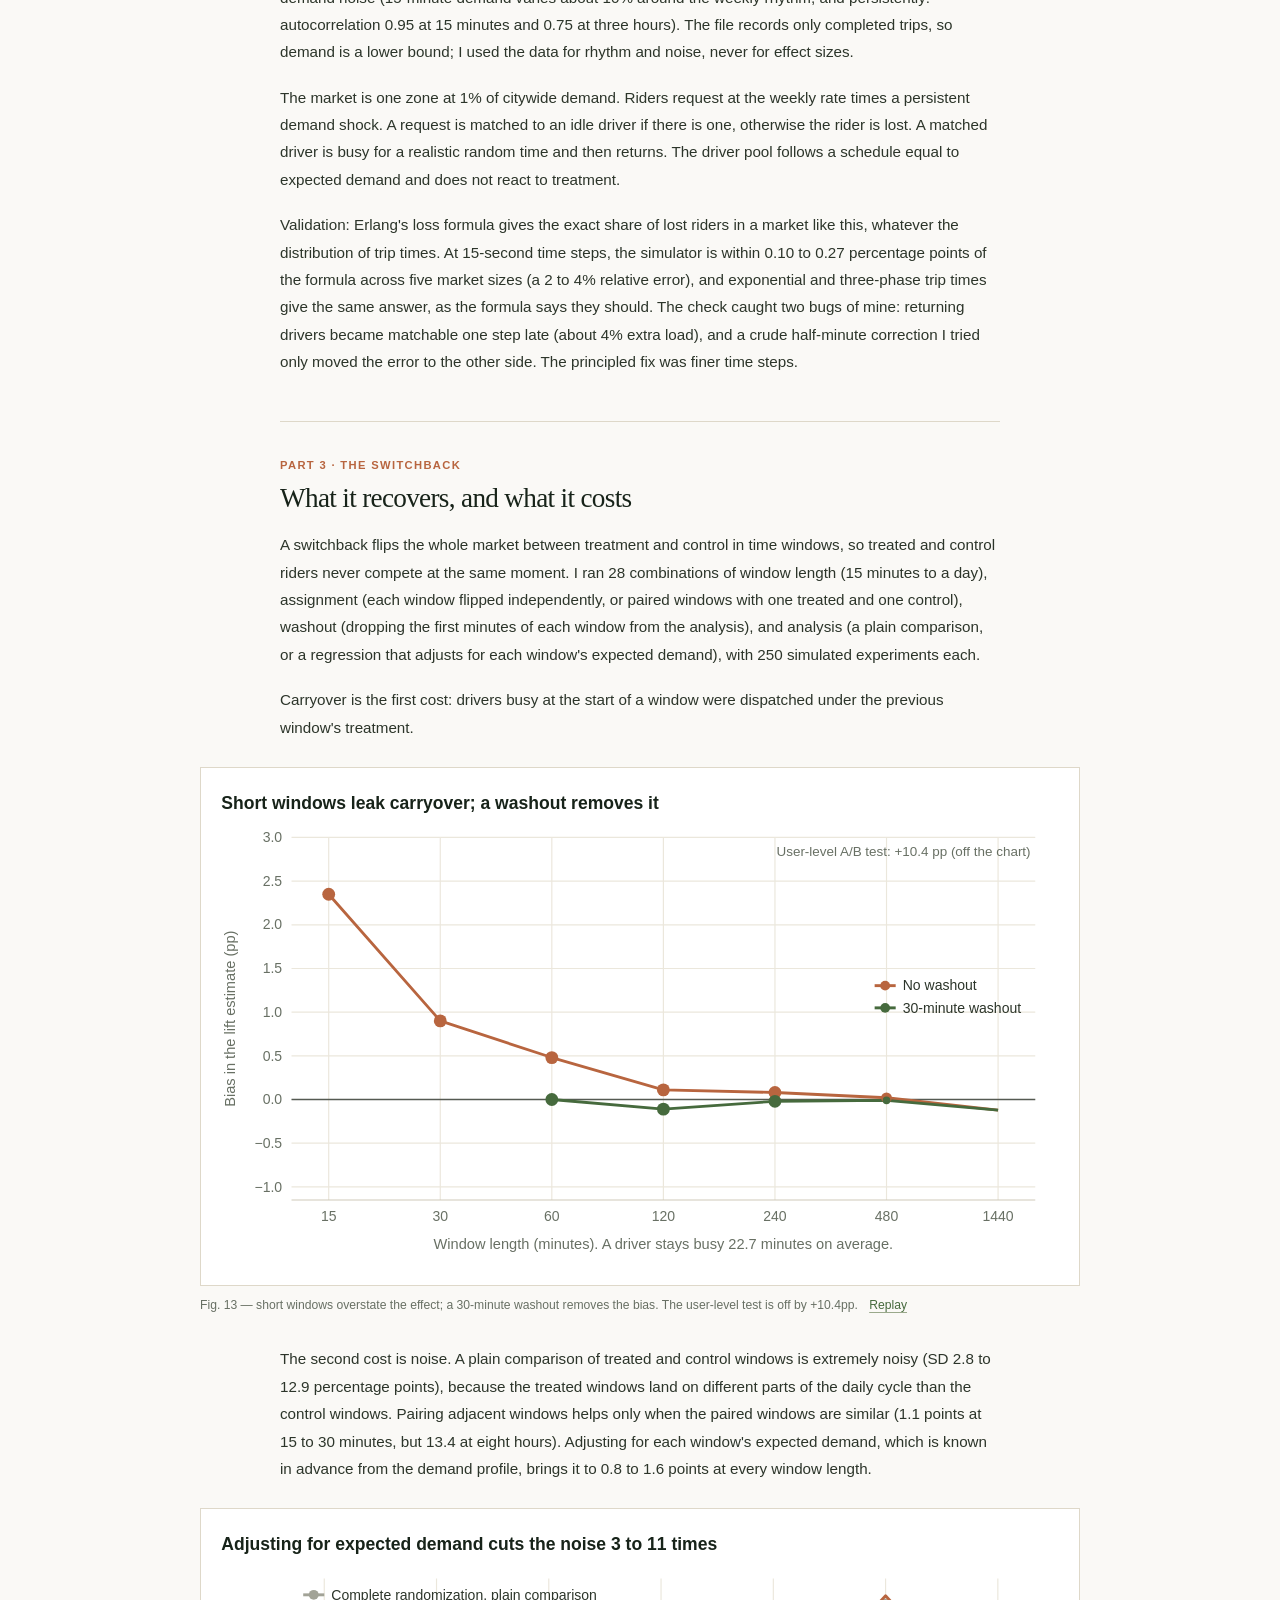
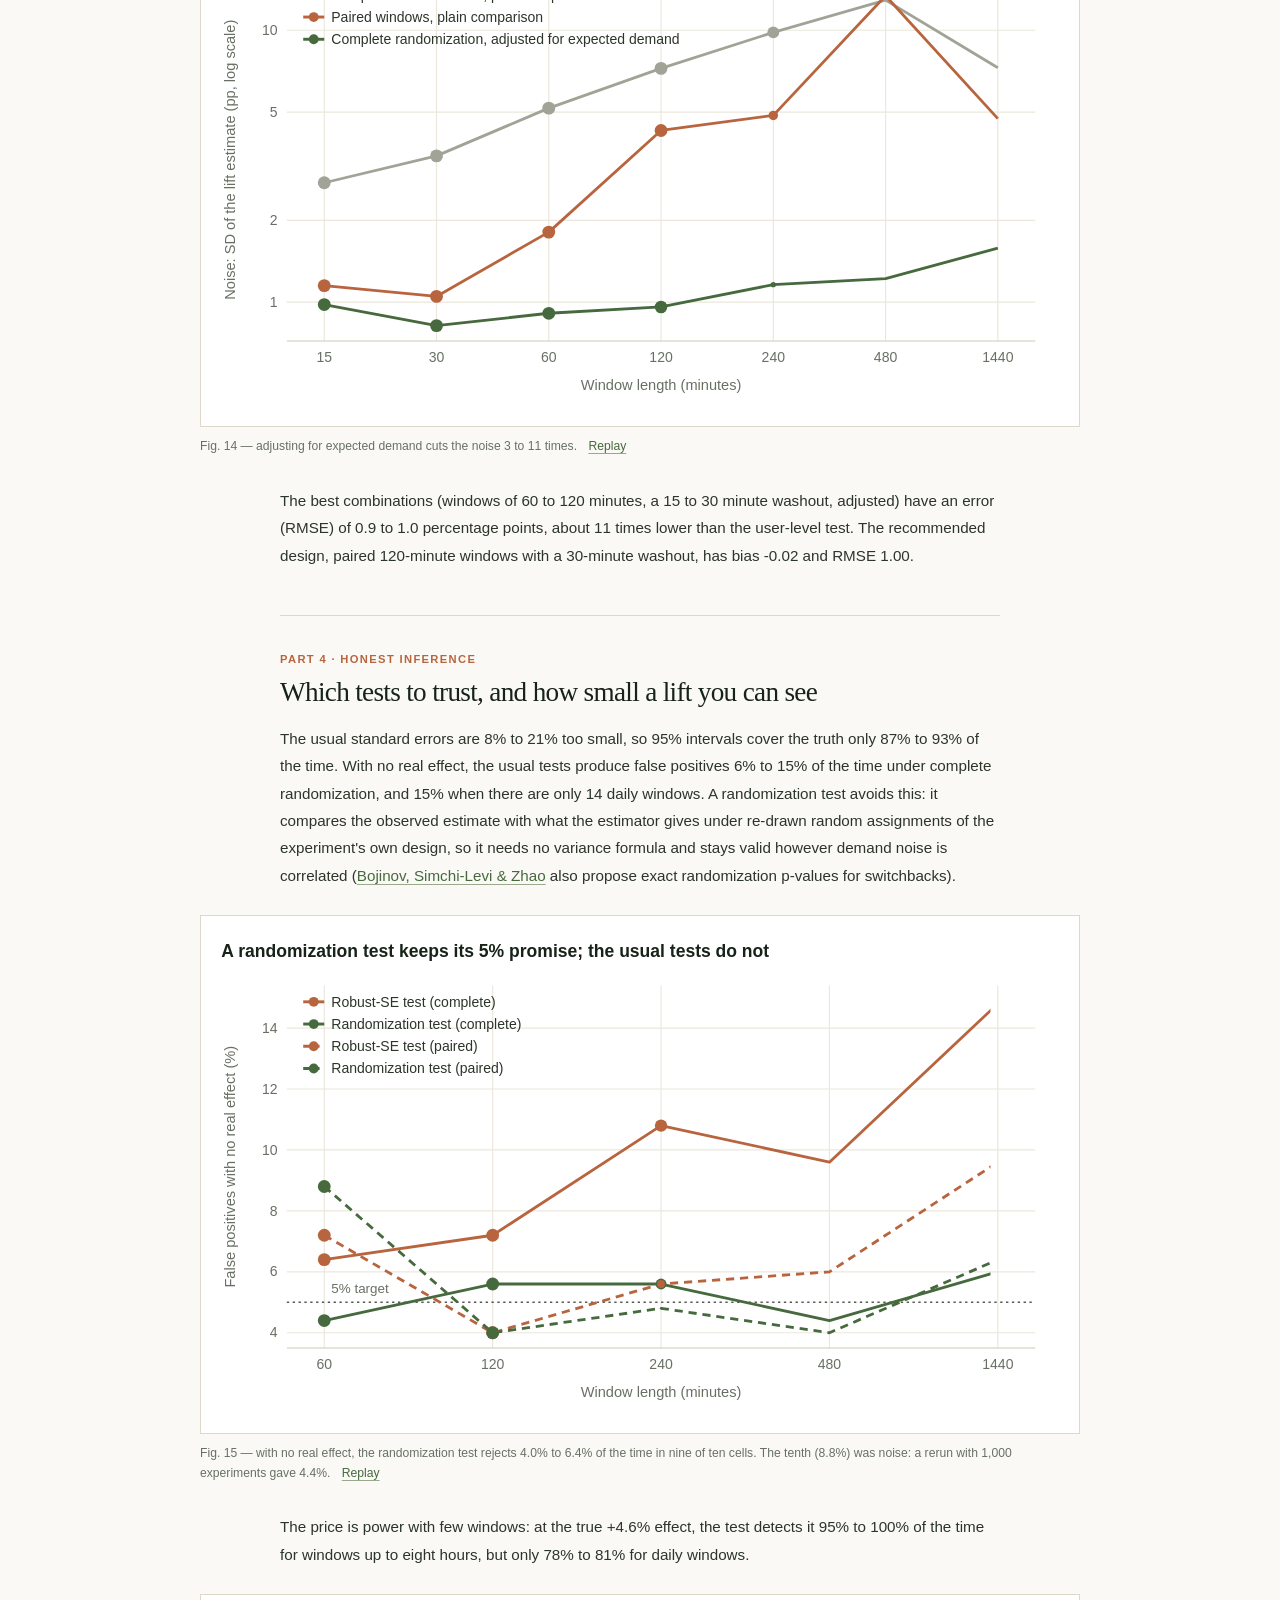
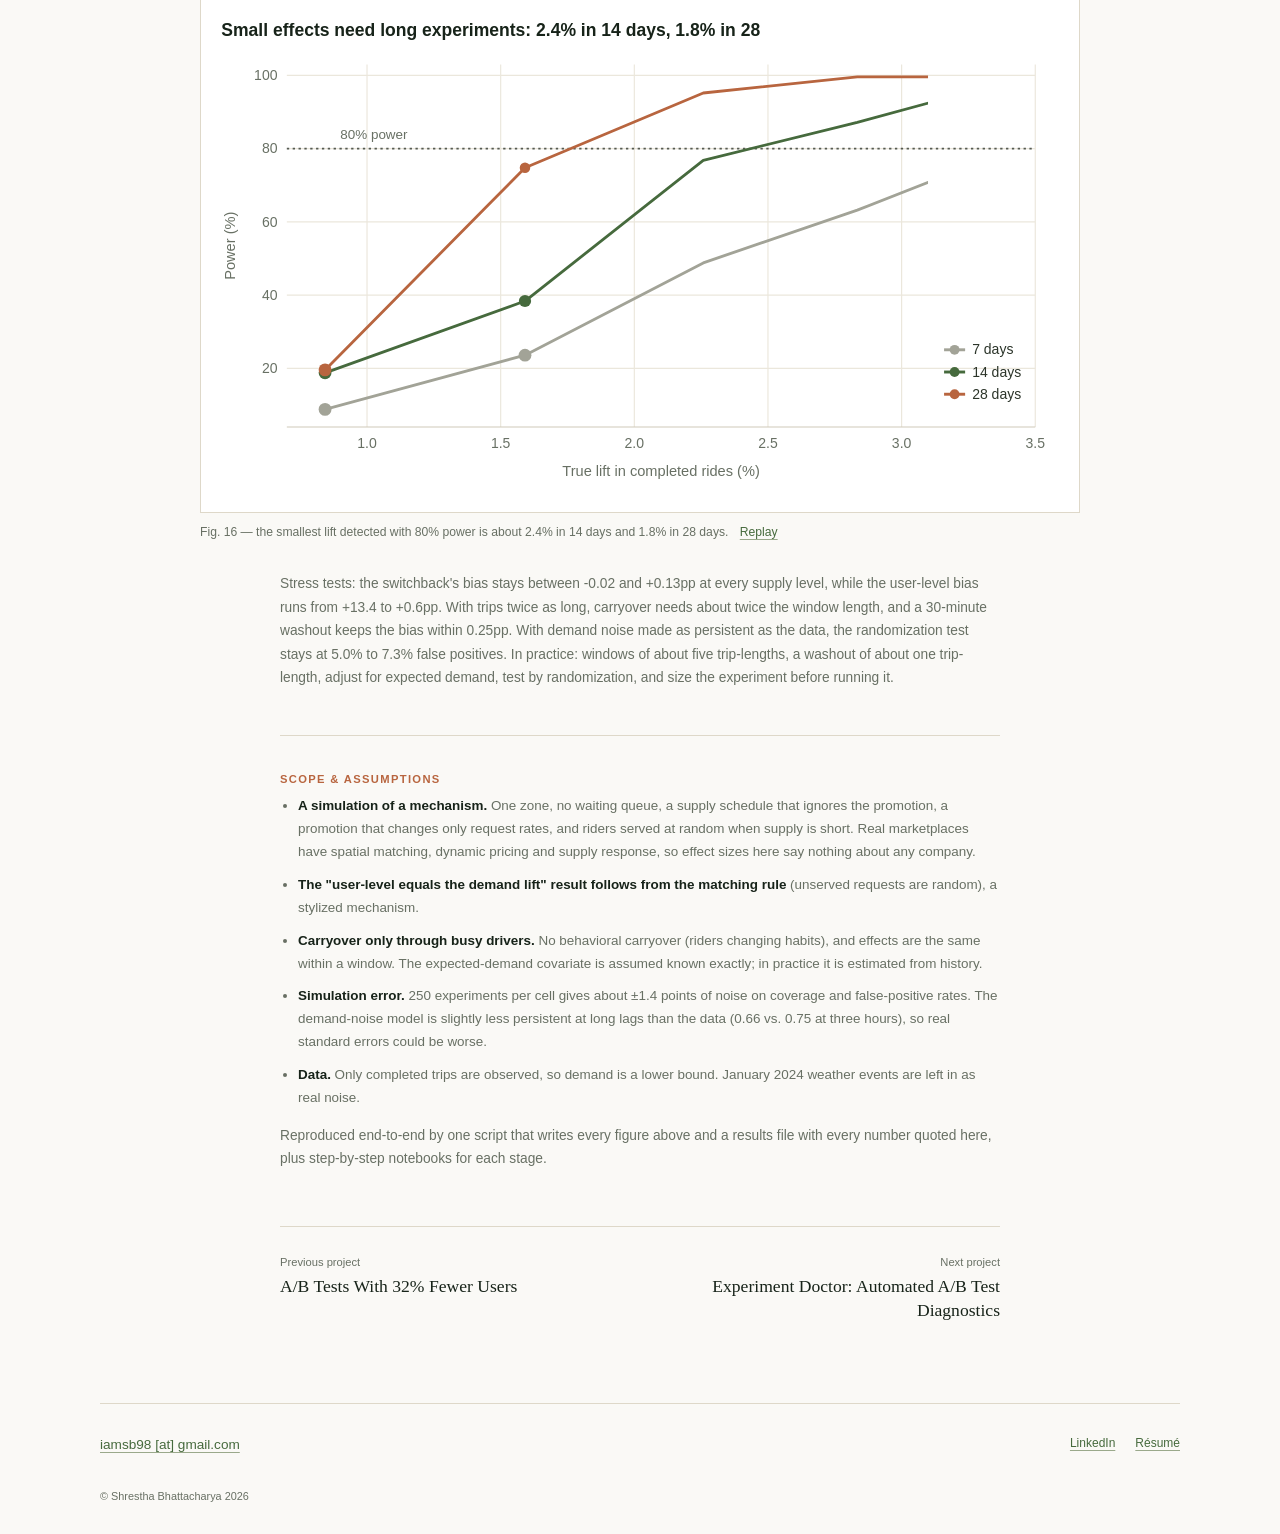
<file: projects/switchback.html>
<!doctype html>
<html lang="en">
<head>
	<meta charset="utf-8" />
	<meta name="viewport" content="width=device-width, initial-scale=1" />
	<title>Switchback Experiments on 19.7M NYC Trips · Shrestha Bhattacharya</title>
	<meta name="description" content="When riders compete for the same drivers, a standard A/B test of a promotion measures the wrong thing. A simulation built from 19.7 million real NYC ride-hail trips." />
	<link rel="icon" href="../assets/img/shrestha.jpg" />
	<link rel="stylesheet" href="../assets/css/site.css" />
	<script>document.documentElement.classList.add("js");</script>
	<script src="../assets/js/chart-data.js" defer></script>
	<script src="../assets/js/charts.js" defer></script>
	<script src="../assets/js/main.js" defer></script>
</head>
<body class="post-page">
	<a class="skip-link" href="#main">Skip to content</a>

	<header class="site-header">
		<div class="page-shell nav-layout">
			<a class="nav-home" href="../index.html"><img src="../assets/img/shrestha.jpg" width="32" height="32" alt="" />Shrestha Bhattacharya</a>
			<button class="nav-toggle" type="button" aria-expanded="false" aria-controls="site-nav">Menu</button>
			<nav class="site-nav" id="site-nav" aria-label="Primary navigation">
				<a href="../index.html#projects">Projects</a>
				<a href="../index.html#case-studies">Case Studies</a>
				<a href="../index.html#experience">Experience</a>
				<a href="../index.html#education">Education</a>
			</nav>
		</div>
	</header>

	<main id="main">
		<article class="post">
			<div class="post-col">
				<a class="post-back" href="../index.html#projects">← Projects</a>
				<p class="post-kicker">Project · Marketplace experimentation</p>
				<h1>Testing a Ride-Hail Promotion When Riders Compete for Drivers: Switchback Experiments on 19.7M NYC Trips</h1>
				<p class="post-lede">
					When riders compete for the same drivers, a standard A/B test of a promotion measures the wrong thing. A simulation
					built from 19.7 million real NYC ride-hail trips shows how large the error is, and what a time-window (switchback)
					design recovers and costs.
				</p>

				<div class="stat-grid">
					<div class="stat-tile"><div class="stat-num">3.3×</div><div class="stat-label">overstatement by a user-level A/B test: it reports +15.0% in completed rides, while the true rollout effect is +4.6%</div></div>
					<div class="stat-tile"><div class="stat-num">11×</div><div class="stat-label">lower error from a well-designed switchback (about 1pp vs. 10.4pp): 60–120 minute windows, a 30-minute washout, adjusted for expected demand</div></div>
					<div class="stat-tile"><div class="stat-num">~5%</div><div class="stat-label">false positives kept by a randomization test at every window length, where the usual tests reach 15%</div></div>
					<div class="stat-tile"><div class="stat-num">2.4%</div><div class="stat-label">smallest lift in completed rides detected in 14 days (1.8% in 28 days): small effects need long experiments</div></div>
				</div>

				<div class="prose">
					<p>
						The usual A/B test assumes one user's treatment does not change another user's outcome. In a marketplace it does:
						riders requesting rides compete for the same drivers, so a promotion for some riders changes what happens to the others.
						I wanted to see how bad the bias is, how it depends on the market, and what the fix costs. There is no real marketplace
						I can experiment on, so this is a simulation study of the mechanism: a ride-hail market whose demand rhythm, trip
						durations and demand noise come from 19.7 million real trips
						(<a href="https://www.nyc.gov/site/tlc/about/tlc-trip-record-data.page" target="_blank" rel="noopener">NYC TLC data</a>),
						and whose matching logic is validated against an exact formula. It does not measure any company's system.
					</p>
				</div>

				<section class="part" id="part-1">
					<p class="part-label">Part 1 · The mechanism</p>
					<h2>What the promotion does, and what a user-level test sees</h2>
					<p>
						A rider promotion makes treated riders request 15% more often. The truth is simulated directly: run the whole market
						with everyone treated, run it again with no one treated (same demand shocks), and compare completed rides over 14 days,
						averaged over 400 repetitions. Then run a standard user-level test with half the riders treated.
					</p>
					<figure class="figure is-wide">
						<div class="chart" data-chart="switchHist"></div>
						<figcaption>Fig. 11 — the user-level test reports the demand lift, not what a rollout delivers. <button class="replay" type="button">Replay</button></figcaption>
					</figure>
					<div class="table-wrap">
						<table class="result-table">
							<thead><tr><th></th><th>Result</th></tr></thead>
							<tbody>
								<tr><td>Effect of the promotion on requests</td><td><strong>+15.0%</strong></td></tr>
								<tr><td>Requests served, everyone untreated vs. everyone treated</td><td>91.4% vs. 83.1%</td></tr>
								<tr><td>True effect on completed rides</td><td><strong>+4.60%</strong> (about 267 more rides on a base of 5,813 per day)</td></tr>
								<tr><td>User-level A/B test</td><td><strong>+14.98%</strong>, 3.3× the truth</td></tr>
								<tr><td>Tests whose 95% interval contains the truth</td><td><strong>0%</strong></td></tr>
								<tr><td>Tests declaring a significant positive effect</td><td><strong>100%</strong></td></tr>
							</tbody>
						</table>
					</div>
					<p>
						The reason: an unserved request is lost at random, so treated and control riders have the same chance of getting a
						ride. The competition for drivers hits both groups equally and cancels in the comparison. The test measures the direct
						effect on requests (+15%) and is blind to the shared supply limit that decides what happens at rollout.
					</p>
					<figure class="figure is-wide">
						<div class="chart" data-chart="supply"></div>
						<figcaption>Fig. 12 — the gap depends on how tight supply is: 13.4pp at 77% of requests served, 10.4pp at 91%, 3.8pp at 99%, none with abundant drivers. <button class="replay" type="button">Replay</button></figcaption>
					</figure>
					<p class="aside">
						Two of my written predictions were wrong, and I kept the corrections. I expected the gap to grow with the share of
						riders treated; it does not (the user-level estimate is 15.3%, 14.9% and 14.8% at 10%, 50% and 90% treated). I also
						expected it to peak at rush hour; it does not, because supply in the model scales with demand all day.
					</p>
				</section>

				<section class="part" id="part-2">
					<p class="part-label">Part 2 · The simulator</p>
					<h2>Built from real trips, checked against an exact formula</h2>
					<p>
						From the real data I took three things: the demand rhythm (requests per minute swing about 11-fold across a typical
						week), how long a driver is occupied (22.7 minutes on average, from dispatch to dropoff), and the demand noise
						(15-minute demand varies about 10% around the weekly rhythm, and persistently: autocorrelation 0.95 at 15 minutes and
						0.75 at three hours). The file records only completed trips, so demand is a lower bound; I used the data for rhythm
						and noise, never for effect sizes.
					</p>
					<p>
						The market is one zone at 1% of citywide demand. Riders request at the weekly rate times a persistent demand shock.
						A request is matched to an idle driver if there is one, otherwise the rider is lost. A matched driver is busy for a
						realistic random time and then returns. The driver pool follows a schedule equal to expected demand and does not
						react to treatment.
					</p>
					<p>
						Validation: Erlang's loss formula gives the exact share of lost riders in a market like this, whatever the
						distribution of trip times. At 15-second time steps, the simulator is within 0.10 to 0.27 percentage points of the
						formula across five market sizes (a 2 to 4% relative error), and exponential and three-phase trip times give the same
						answer, as the formula says they should. The check caught two bugs of mine: returning drivers became matchable one
						step late (about 4% extra load), and a crude half-minute correction I tried only moved the error to the other side.
						The principled fix was finer time steps.
					</p>
				</section>

				<section class="part" id="part-3">
					<p class="part-label">Part 3 · The switchback</p>
					<h2>What it recovers, and what it costs</h2>
					<p>
						A switchback flips the whole market between treatment and control in time windows, so treated and control riders
						never compete at the same moment. I ran 28 combinations of window length (15 minutes to a day), assignment (each
						window flipped independently, or paired windows with one treated and one control), washout (dropping the first
						minutes of each window from the analysis), and analysis (a plain comparison, or a regression that adjusts for each
						window's expected demand), with 250 simulated experiments each.
					</p>
					<p>Carryover is the first cost: drivers busy at the start of a window were dispatched under the previous window's treatment.</p>
					<figure class="figure is-wide">
						<div class="chart" data-chart="carryover"></div>
						<figcaption>Fig. 13 — short windows overstate the effect; a 30-minute washout removes the bias. The user-level test is off by +10.4pp. <button class="replay" type="button">Replay</button></figcaption>
					</figure>
					<p>
						The second cost is noise. A plain comparison of treated and control windows is extremely noisy (SD 2.8 to 12.9
						percentage points), because the treated windows land on different parts of the daily cycle than the control windows.
						Pairing adjacent windows helps only when the paired windows are similar (1.1 points at 15 to 30 minutes, but 13.4 at
						eight hours). Adjusting for each window's expected demand, which is known in advance from the demand profile, brings
						it to 0.8 to 1.6 points at every window length.
					</p>
					<figure class="figure is-wide">
						<div class="chart" data-chart="noise"></div>
						<figcaption>Fig. 14 — adjusting for expected demand cuts the noise 3 to 11 times. <button class="replay" type="button">Replay</button></figcaption>
					</figure>
					<p>
						The best combinations (windows of 60 to 120 minutes, a 15 to 30 minute washout, adjusted) have an error (RMSE) of 0.9
						to 1.0 percentage points, about 11 times lower than the user-level test. The recommended design, paired 120-minute
						windows with a 30-minute washout, has bias -0.02 and RMSE 1.00.
					</p>
				</section>

				<section class="part" id="part-4">
					<p class="part-label">Part 4 · Honest inference</p>
					<h2>Which tests to trust, and how small a lift you can see</h2>
					<p>
						The usual standard errors are 8% to 21% too small, so 95% intervals cover the truth only 87% to 93% of the time. With
						no real effect, the usual tests produce false positives 6% to 15% of the time under complete randomization, and 15%
						when there are only 14 daily windows. A randomization test avoids this: it compares the observed estimate with what
						the estimator gives under re-drawn random assignments of the experiment's own design, so it needs no variance formula
						and stays valid however demand noise is correlated
						(<a href="https://arxiv.org/abs/2009.00148" target="_blank" rel="noopener">Bojinov, Simchi-Levi &amp; Zhao</a> also
						propose exact randomization p-values for switchbacks).
					</p>
					<figure class="figure is-wide">
						<div class="chart" data-chart="falsePos"></div>
						<figcaption>Fig. 15 — with no real effect, the randomization test rejects 4.0% to 6.4% of the time in nine of ten cells. The tenth (8.8%) was noise: a rerun with 1,000 experiments gave 4.4%. <button class="replay" type="button">Replay</button></figcaption>
					</figure>
					<p>
						The price is power with few windows: at the true +4.6% effect, the test detects it 95% to 100% of the time for windows
						up to eight hours, but only 78% to 81% for daily windows.
					</p>
					<figure class="figure is-wide">
						<div class="chart" data-chart="powerCurve"></div>
						<figcaption>Fig. 16 — the smallest lift detected with 80% power is about 2.4% in 14 days and 1.8% in 28 days. <button class="replay" type="button">Replay</button></figcaption>
					</figure>
					<p class="aside">
						Stress tests: the switchback's bias stays between -0.02 and +0.13pp at every supply level, while the user-level bias
						runs from +13.4 to +0.6pp. With trips twice as long, carryover needs about twice the window length, and a 30-minute
						washout keeps the bias within 0.25pp. With demand noise made as persistent as the data, the randomization test stays
						at 5.0% to 7.3% false positives. In practice: windows of about five trip-lengths, a washout of about one trip-length,
						adjust for expected demand, test by randomization, and size the experiment before running it.
					</p>
				</section>

				<section class="part" id="scope">
					<p class="part-label">Scope &amp; Assumptions</p>
					<ul class="limitations">
						<li><strong>A simulation of a mechanism.</strong> One zone, no waiting queue, a supply schedule that ignores the promotion, a promotion that changes only request rates, and riders served at random when supply is short. Real marketplaces have spatial matching, dynamic pricing and supply response, so effect sizes here say nothing about any company.</li>
						<li><strong>The "user-level equals the demand lift" result follows from the matching rule</strong> (unserved requests are random), a stylized mechanism.</li>
						<li><strong>Carryover only through busy drivers.</strong> No behavioral carryover (riders changing habits), and effects are the same within a window. The expected-demand covariate is assumed known exactly; in practice it is estimated from history.</li>
						<li><strong>Simulation error.</strong> 250 experiments per cell gives about ±1.4 points of noise on coverage and false-positive rates. The demand-noise model is slightly less persistent at long lags than the data (0.66 vs. 0.75 at three hours), so real standard errors could be worse.</li>
						<li><strong>Data.</strong> Only completed trips are observed, so demand is a lower bound. January 2024 weather events are left in as real noise.</li>
					</ul>
					<p class="aside" style="margin-top: 14px">Reproduced end-to-end by one script that writes every figure above and a results file with every number quoted here, plus step-by-step notebooks for each stage.</p>
				</section>

				<nav class="post-nav" aria-label="More projects">
					<a href="ab-testing.html"><small>Previous project</small><span>A/B Tests With 32% Fewer Users</span></a>
					<a class="is-next" href="experiment-doctor.html"><small>Next project</small><span>Experiment Doctor: Automated A/B Test Diagnostics</span></a>
				</nav>
			</div>
		</article>
	</main>

	<footer class="site-footer">
		<div class="page-shell footer-layout">
			<div>
				<a class="footer-email" href="mailto:iamsb98@gmail.com">iamsb98 [at] gmail.com</a>
			</div>
			<div class="footer-links">
				<a href="https://www.linkedin.com/in/sbhattacharya98/" target="_blank" rel="noopener">LinkedIn</a>
				<a href="../SB_DE_mt.pdf" target="_blank" rel="noopener">Résumé</a>
			</div>
		</div>
		<div class="page-shell footer-meta">
			<span>&copy; Shrestha Bhattacharya 2026</span>
		</div>
	</footer>
</body>
</html>
</file>
<file: assets/css/site.css>
@charset "UTF-8";

:root {
	--ink: #2c352a;
	--ink-strong: #172319;
	--muted: #687064;
	--paper: #faf9f6;
	--panel: #fffdf8;
	--accent: #6f8f56;
	--accent-dark: #466a3d;
	--accent-soft: #e8eedc;
	--line: #ded8c9;
	--clay: #b8653f;
	--shadow: 0 22px 60px rgba(42, 49, 35, 0.1);
	--shadow-small: 0 10px 30px rgba(42, 49, 35, 0.08);
	--shell: 1080px;
	--header-height: 80px;
	--serif: "Iowan Old Style", "Palatino Linotype", "Book Antiqua", Georgia, serif;
	--sans: "Avenir Next", Avenir, "Segoe UI", "Helvetica Neue", Arial, sans-serif;
}

* { box-sizing: border-box; }
html { scroll-behavior: smooth; scroll-padding-top: 24px; -webkit-text-size-adjust: 100%; }
body { margin: 0; background: var(--paper); color: var(--ink); font-family: var(--sans); font-size: 16px; line-height: 1.7; -webkit-font-smoothing: antialiased; }
a { color: var(--accent-dark); text-decoration-thickness: 1px; text-decoration-color: #9aa98b; text-underline-offset: 0.22em; }
a:hover { color: var(--ink-strong); text-decoration-color: currentColor; }
img { display: block; max-width: 100%; }
button { color: inherit; font: inherit; }
button, a, summary { -webkit-tap-highlight-color: transparent; }
:focus-visible { outline: 2px solid var(--accent-dark); outline-offset: 5px; }
h1, h2, h3, h4, p { margin-top: 0; }
h1, h2, h3 { color: var(--ink-strong); font-family: var(--serif); font-weight: 400; }
h1 { font-size: clamp(2.8rem, 5vw, 4rem); letter-spacing: -0.045em; line-height: 1.1; margin-bottom: 25px; }
h2 { font-size: 1.35rem; line-height: 1.3; margin-bottom: 10px; }
h3 { font-size: 1.65rem; letter-spacing: -0.025em; line-height: 1.25; margin-bottom: 14px; }
p { margin-bottom: 18px; }
.page-shell { width: calc(100% - 80px); max-width: var(--shell); margin: 0 auto; }
.skip-link { position: fixed; top: -80px; left: 20px; background: var(--panel); padding: 10px 16px; z-index: 1000; }
.skip-link:focus { top: 10px; }
.nowrap { white-space: nowrap; }

/* Masthead */
.site-header { height: var(--header-height); }
.nav-layout { position: relative; height: 100%; display: flex; align-items: center; justify-content: flex-end; }
.nav-portrait { display: none; }
.nav-portrait img { width: 32px; height: 32px; border-radius: 50%; object-fit: cover; }
.site-nav { display: flex; align-items: center; gap: 28px; }
.site-nav a { color: var(--ink); font-size: 0.8rem; text-decoration: none; }
.site-nav a:hover { text-decoration: underline; }
.nav-toggle { display: none; background: none; border: 0; padding: 10px 0 10px 16px; cursor: pointer; font-size: 0.85rem; }
.post-page .nav-layout { justify-content: space-between; }
.post-page .nav-home { display: inline-flex; align-items: center; gap: 12px; color: var(--ink-strong); font-family: var(--serif); font-size: 1.05rem; text-decoration: none; }
.post-page .nav-home img { width: 32px; height: 32px; border-radius: 50%; object-fit: cover; }

/* Hero */
.hero-layout { display: grid; grid-template-columns: minmax(0, 1fr) 200px; align-items: center; gap: 48px; padding: 22px 0 50px; }
.hero-copy { max-width: 650px; }
.hero-portrait { width: 200px; height: auto; aspect-ratio: 1; object-fit: cover; object-position: center; border-radius: 50%; }
.hero-context { font-size: 0.94rem; line-height: 1.8; }
.hero-links { display: flex; flex-wrap: wrap; gap: 22px; margin-top: 25px; font-size: 0.8rem; }

/* Sections: label in the left margin, entries share a single reading edge. */
.section > .page-shell { display: grid; grid-template-columns: 160px minmax(0, 1fr); column-gap: 42px; border-top: 1px solid var(--line); padding-top: 36px; padding-bottom: 60px; }
.section-heading { grid-column: 1; grid-row: 1 / span 6; padding-top: 2px; }
.section-heading p { color: var(--muted); font-size: 0.73rem; line-height: 1.55; max-width: 140px; }
.section > .page-shell > :not(.section-heading) { grid-column: 2; min-width: 0; }
.entry-date, .research-venue, .timeline-time { color: var(--muted); font-size: 0.72rem; line-height: 1.5; margin-bottom: 10px; }

/* Projects (work) */
.work-feature + .work-feature { margin-top: 44px; padding-top: 36px; border-top: 1px solid var(--line); }
.work-story > p:last-child { font-size: 0.94rem; max-width: 650px; margin-bottom: 26px; }
.work-story h3 a { color: var(--ink-strong); text-decoration: none; }
.work-story h3 a:hover { text-decoration: underline; }
.product-list { display: grid; grid-template-columns: repeat(2, minmax(0, 1fr)); gap: 24px; }
.product-list a { display: flex; flex-direction: column; gap: 12px; text-decoration: none; }
.product-image { display: flex; align-items: center; justify-content: center; width: 100%; aspect-ratio: 4 / 3; overflow: hidden; background: #fff; border: 1px solid var(--line); }
.product-image .chart { width: 100%; height: 100%; }
.product-image img { width: 100%; height: 100%; object-fit: cover; object-position: top; }
.product-caption { display: flex; align-items: baseline; justify-content: space-between; gap: 12px; width: 100%; }
.product-caption > span:first-child { display: flex; flex-direction: column; gap: 2px; }
.product-list strong { font-size: 0.82rem; font-weight: 500; }
.product-list small { color: var(--muted); font-size: 0.7rem; }
.product-list a:hover strong { text-decoration: underline; text-underline-offset: 3px; }
.project-links { display: flex; flex-wrap: wrap; gap: 6px 17px; font-size: 0.72rem; margin-top: 18px; }

/* Research (papers) */
.research-grid { display: grid; gap: 30px; }
.research-card { display: grid; grid-template-columns: minmax(0, 0.8fr) minmax(0, 1.2fr); align-items: start; gap: 28px; padding-bottom: 30px; border-bottom: 1px solid var(--line); }
.research-card:last-child { padding-bottom: 0; border-bottom: 0; }
.research-image { display: flex; align-items: center; justify-content: center; aspect-ratio: 4 / 3; padding: 6px; background: #fff; }
.research-image .chart { width: 100%; height: 100%; }
.research-copy h3 { font-size: 1.3rem; line-height: 1.35; margin-bottom: 10px; }
.research-copy h3 a { color: var(--ink-strong); text-decoration: none; }
.research-copy h3 a:hover { text-decoration: underline; }
.research-authors { color: var(--muted); font-size: 0.72rem; line-height: 1.6; margin-bottom: 10px; }
.research-authors strong { color: var(--ink); font-weight: 600; }
.research-copy .project-links { margin-top: 0; }
.project-links a { padding: 3px 0; }

/* Nuggets */
.nugget-card { display: grid; grid-template-columns: minmax(0, 1fr) minmax(0, 1.05fr); align-items: start; gap: 32px; }
.nugget-card h3 { font-size: 1.3rem; line-height: 1.35; margin-bottom: 10px; }
.research-summary { font-size: 0.8rem; line-height: 1.65; margin-bottom: 12px; }
.demo { background: #fff; border: 1px solid var(--line); padding: 22px 22px 18px; }
.demo-toggle { display: inline-flex; padding: 3px; margin-bottom: 20px; border: 1px solid var(--line); border-radius: 999px; background: var(--paper); }
.demo-toggle button { padding: 6px 14px; border: 0; border-radius: 999px; background: transparent; color: var(--muted); font-size: 0.74rem; font-weight: 500; cursor: pointer; }
.demo-toggle button[aria-pressed="true"] { background: var(--accent-dark); color: #fff; }
.demo-bars { display: grid; gap: 13px; }
.demo [hidden] { display: none; }
.demo-row { display: grid; gap: 5px; transition: opacity 0.35s ease; }
.demo-row[hidden] { display: none; }
.demo-label { display: flex; justify-content: space-between; gap: 10px; color: var(--muted); font-size: 0.74rem; }
.demo-label strong { color: var(--ink-strong); font-weight: 600; font-variant-numeric: tabular-nums; }
.demo-track { height: 26px; overflow: hidden; border-radius: 4px; background: #efece3; }
.demo-fill { display: flex; align-items: center; justify-content: flex-end; height: 100%; width: 0; padding-right: 9px; border-radius: 4px; color: #fff; font-size: 0.72rem; font-weight: 600; font-variant-numeric: tabular-nums; white-space: nowrap; transition: width 0.9s cubic-bezier(0.2, 0.7, 0.2, 1); }
.demo-fill.is-a { background: var(--accent-dark); }
.demo-fill.is-b { background: var(--clay); }
.demo-legend { display: flex; flex-wrap: wrap; gap: 6px 18px; margin-top: 16px; color: var(--muted); font-size: 0.72rem; }
.demo-legend span { display: inline-flex; align-items: center; gap: 7px; }
.demo-legend i { width: 10px; height: 10px; border-radius: 2px; background: var(--accent-dark); }
.demo-legend i.is-b { background: var(--clay); }
.demo-caption { margin: 16px 0 0; padding-top: 14px; border-top: 1px dashed var(--line); color: var(--muted); font-size: 0.78rem; line-height: 1.6; }
.demo-caption strong { color: var(--ink-strong); font-weight: 600; }
.demo-source { margin: 12px 0 0; color: var(--muted); font-size: 0.68rem; }
.demo-fill.is-n { background: var(--muted); }
.demo .table-wrap { margin: 16px 0 0; }
.demo .result-table { min-width: 360px; font-size: 0.74rem; }
.demo-chips { display: flex; flex-wrap: wrap; gap: 8px; margin-bottom: 18px; }
.demo-chips button { padding: 6px 13px; border: 1px solid var(--line); border-radius: 999px; background: var(--paper); color: var(--muted); font-size: 0.72rem; font-weight: 500; cursor: pointer; }
.demo-chips button[aria-pressed="true"] { border-color: var(--accent-dark); background: var(--accent-dark); color: #fff; }
.demo-range { margin-bottom: 20px; }
.demo-range label { display: block; margin-bottom: 8px; color: var(--muted); font-size: 0.76rem; }
.demo-range label strong { color: var(--ink-strong); font-variant-numeric: tabular-nums; }
.demo-range input { width: 100%; accent-color: var(--accent-dark); }
.demo-note { margin: 14px 0 0; color: var(--muted); font-size: 0.74rem; }
.demo.is-live .demo-fill { transition-duration: 0.25s; }

/* Case studies: first one open, the rest behind an expand control */
.case-more { display: grid; grid-template-rows: 0fr; opacity: 0; transition: grid-template-rows 0.6s cubic-bezier(0.2, 0.7, 0.2, 1), opacity 0.45s ease; }
.case-more.is-open { grid-template-rows: 1fr; opacity: 1; }
html:not(.js) .case-more { grid-template-rows: 1fr; opacity: 1; }
html:not(.js) .case-toggle { display: none; }
.case-more-inner { min-height: 0; overflow: hidden; }
.case-more-inner > .nugget-card { margin-top: 40px; padding-top: 36px; border-top: 1px solid var(--line); }
.case-toggle { display: flex; align-items: center; gap: 14px; width: 100%; margin-top: 30px; padding: 14px 18px; border: 1px solid var(--line); background: var(--panel); text-align: left; cursor: pointer; transition: border-color 0.25s, background 0.25s; }
.case-toggle:hover { border-color: var(--accent); background: #fff; }
.case-toggle-text { display: flex; flex-direction: column; gap: 2px; min-width: 0; }
.case-toggle-label { color: var(--ink-strong); font-size: 0.84rem; font-weight: 500; }
.case-toggle-peek { color: var(--muted); font-size: 0.72rem; }
.case-toggle[aria-expanded="true"] .case-toggle-peek { display: none; }
.case-dot { position: relative; flex: none; width: 9px; height: 9px; border-radius: 50%; background: var(--accent-dark); }
.case-toggle.is-pulsing { animation: case-glow 2s ease-in-out infinite; }
.case-toggle.is-pulsing .case-dot::after { content: ""; position: absolute; inset: -4px; border: 2px solid var(--accent); border-radius: 50%; animation: case-ping 1.6s ease-out infinite; }
.case-chevron { flex: none; width: 9px; height: 9px; margin-left: auto; border-right: 2px solid var(--accent-dark); border-bottom: 2px solid var(--accent-dark); transform: rotate(45deg); transition: transform 0.3s ease; }
.case-toggle.is-pulsing .case-chevron { animation: case-nudge 1.6s ease-in-out infinite; }
.case-toggle[aria-expanded="true"] .case-chevron { transform: rotate(-135deg); }
@keyframes case-ping { from { transform: scale(0.6); opacity: 0.9; } to { transform: scale(2.3); opacity: 0; } }
@keyframes case-nudge { 0%, 100% { transform: translateY(-2px) rotate(45deg); } 50% { transform: translateY(2px) rotate(45deg); } }
@keyframes case-glow { 0%, 100% { border-color: var(--line); } 50% { border-color: var(--accent); } }

/* Experience & education */
.timeline-item + .timeline-item { margin-top: 20px; }
.timeline-copy { display: grid; grid-template-columns: 120px minmax(0, 1fr); column-gap: 22px; }
.timeline-time { grid-row: 1 / span 2; margin: 3px 0 0; font-variant-numeric: tabular-nums; }
.timeline-copy h3 { font-family: var(--sans); font-size: 0.86rem; font-weight: 500; line-height: 1.6; letter-spacing: 0; margin-bottom: 2px; }
.timeline-copy > p:last-child:not(.timeline-time) { grid-column: 2; color: var(--muted); font-size: 0.75rem; margin-bottom: 0; }
.background-card { border-top: 1px solid var(--line); padding-top: 28px; margin-top: 28px; }
.background-card h3 { font-size: 1.3rem; }
.teaching-details ul { list-style: none; display: grid; grid-template-columns: 1fr 1fr; gap: 18px 28px; margin: 0; padding: 0; }
.teaching-details li { display: flex; flex-direction: column; font-size: 0.73rem; line-height: 1.6; }
.teaching-details small { color: var(--muted); font-size: 0.68rem; margin-top: 3px; }

/* Footer */
.site-footer { padding-bottom: 28px; }
.footer-layout { display: flex; align-items: center; justify-content: space-between; flex-wrap: wrap; gap: 20px; border-top: 1px solid var(--line); padding-top: 26px; }
.footer-email { font-size: 0.85rem; }
.footer-links { display: flex; flex-wrap: wrap; gap: 20px; font-size: 0.75rem; }
.footer-meta { display: flex; justify-content: space-between; color: var(--muted); font-size: 0.68rem; margin-top: 30px; }
.footer-meta a { color: inherit; }

/* Charts */
.chart { position: relative; width: 100%; }
.chart-svg { display: block; width: 100%; height: auto; overflow: visible; font-family: var(--sans); }
.product-image .chart-svg { height: 100%; }
.chart-svg text { fill: var(--muted); font-size: 12px; }
.chart-svg .c-title { fill: var(--ink-strong); font-size: 15px; font-weight: 600; }
.chart-svg .c-axis-title { font-size: 12.5px; }
.chart-svg .c-label { fill: var(--ink); font-size: 12px; }
.chart-svg .c-value { fill: var(--ink-strong); font-size: 12px; font-weight: 600; }
.chart-svg .c-note { fill: var(--muted); font-size: 11.5px; }
.chart-svg.is-compact text { font-size: 13px; }
.chart-svg.is-compact .c-title { font-size: 15.5px; }
.chart-svg .c-grid { stroke: #ebe7dc; stroke-width: 1; }
.chart-svg .c-axis { stroke: #cfc9ba; stroke-width: 1; }
.chart-svg .c-hover-line { stroke: var(--ink-strong); stroke-width: 1; stroke-dasharray: 3 3; opacity: 0.55; }
.chart-tip { position: absolute; z-index: 5; min-width: 150px; padding: 8px 10px; border: 1px solid var(--line); background: rgba(255, 253, 248, 0.97); box-shadow: var(--shadow-small); color: var(--ink); font-size: 0.72rem; line-height: 1.5; pointer-events: none; opacity: 0; transition: opacity 0.15s; }
.chart-tip.is-on { opacity: 1; }
.chart-tip strong { display: block; color: var(--ink-strong); font-weight: 600; margin-bottom: 2px; }
.chart-tip i { display: inline-block; width: 8px; height: 8px; margin-right: 6px; border-radius: 50%; }
.replay { margin-left: 8px; padding: 0; border: 0; background: none; color: var(--accent-dark); font-size: inherit; text-decoration: underline; text-decoration-color: #9aa98b; text-underline-offset: 0.22em; cursor: pointer; }
.replay:hover { color: var(--ink-strong); }

/* ---------- Project pages ---------- */
.post { padding: 10px 0 20px; }
.post-col { width: calc(100% - 48px); max-width: 720px; margin-left: auto; margin-right: auto; }
.post-back { color: var(--muted); font-size: 0.8rem; text-decoration: none; }
.post-back:hover { text-decoration: underline; }
.post-kicker { margin: 28px 0 12px; color: var(--muted); font-size: 0.73rem; }
.post h1 { font-size: clamp(2.3rem, 5vw, 3.4rem); letter-spacing: -0.04em; margin-bottom: 18px; }
.post-lede { margin-bottom: 30px; font-family: var(--serif); font-size: 1.25rem; line-height: 1.55; color: var(--ink-strong); }
.stat-grid { display: grid; grid-template-columns: repeat(2, minmax(0, 1fr)); gap: 12px; margin: 0 0 30px; }
.stat-tile { padding: 16px 18px; border: 1px solid var(--line); background: var(--accent-soft); }
.stat-num { font-family: var(--serif); font-size: 1.75rem; line-height: 1.15; letter-spacing: -0.02em; color: var(--accent-dark); }
.stat-label { margin-top: 5px; color: var(--muted); font-size: 0.76rem; line-height: 1.5; }
.prose > p { font-size: 0.95rem; line-height: 1.8; }
.prose p.aside { color: var(--muted); font-size: 0.86rem; }
.prose .mono { font-family: ui-monospace, "SF Mono", Menlo, Consolas, monospace; font-size: 0.85em; }
.part { margin-top: 46px; padding-top: 34px; border-top: 1px solid var(--line); }
.part-label { margin: 0 0 6px; color: var(--clay); font-size: 0.7rem; font-weight: 600; letter-spacing: 0.12em; text-transform: uppercase; }
.part h2 { font-size: 1.7rem; letter-spacing: -0.025em; line-height: 1.25; margin-bottom: 16px; }
.part > p:not([class]) { font-size: 0.95rem; line-height: 1.8; }
.part > p.aside { color: var(--muted); font-size: 0.86rem; }
.figure { margin: 26px 0 30px; }
.figure.is-wide { width: min(880px, calc(100vw - 48px)); margin-left: calc((100% - min(880px, calc(100vw - 48px))) / 2); }
.figure .chart { padding: 18px 18px 8px; border: 1px solid var(--line); background: #fff; }
.figure .shot { display: block; border: 1px solid var(--line); background: #fff; overflow: hidden; }
.figure .shot img { display: block; width: 100%; height: auto; }
.figure figcaption { margin-top: 10px; color: var(--muted); font-size: 0.76rem; line-height: 1.6; }
.table-wrap { overflow-x: auto; margin: 18px 0 22px; }
.result-table { width: 100%; min-width: 420px; border-collapse: collapse; font-size: 0.82rem; font-variant-numeric: tabular-nums; }
.result-table th, .result-table td { padding: 9px 12px; border-bottom: 1px solid var(--line); text-align: left; white-space: nowrap; }
.result-table th { color: var(--muted); font-size: 0.66rem; font-weight: 600; letter-spacing: 0.06em; text-transform: uppercase; }
.result-table td strong { color: var(--ink-strong); font-weight: 600; }
.result-table tr:last-child td { border-bottom: 0; }
.limitations { display: flex; flex-direction: column; gap: 10px; margin: 0; padding-left: 18px; color: var(--muted); font-size: 0.84rem; line-height: 1.7; }
.limitations strong { color: var(--ink-strong); font-weight: 600; }
.post-nav { display: grid; grid-template-columns: repeat(2, minmax(0, 1fr)); gap: 16px; margin-top: 56px; padding-top: 26px; border-top: 1px solid var(--line); }
.post-nav a { display: flex; flex-direction: column; gap: 3px; text-decoration: none; }
.post-nav small { color: var(--muted); font-size: 0.7rem; }
.post-nav span { color: var(--ink-strong); font-family: var(--serif); font-size: 1.1rem; line-height: 1.35; }
.post-nav a:hover span { text-decoration: underline; text-decoration-thickness: 1px; text-underline-offset: 3px; }
.post-nav .is-next { text-align: right; }
.post-page .site-footer { margin-top: 60px; }

@media (max-width: 980px) {
	.section > .page-shell { grid-template-columns: 130px minmax(0, 1fr); column-gap: 30px; }
	.timeline-copy { grid-template-columns: 95px minmax(0, 1fr); gap: 0 18px; }
	.nugget-card { grid-template-columns: minmax(0, 1fr); gap: 22px; }
	.research-card { gap: 22px; grid-template-columns: minmax(0, 0.9fr) minmax(0, 1.1fr); }
}

@media (max-width: 760px) {
	.nav-portrait { display: block; flex: 0 0 32px; margin-right: auto; border-radius: 50%; overflow: hidden; }
	:root { --header-height: 70px; }
	.page-shell { width: calc(100% - 40px); }
	.hero-layout { grid-template-columns: minmax(0, 1fr); gap: 22px; padding: 18px 0 36px; }
	.hero-portrait { display: none; }
	.hero-context { font-size: 0.86rem; }
	.section > .page-shell { grid-template-columns: minmax(0, 1fr); padding-top: 25px; padding-bottom: 40px; }
	.section-heading { grid-column: 1; grid-row: auto; display: flex; align-items: baseline; justify-content: space-between; gap: 15px; margin-bottom: 26px; }
	.section-heading h2 { margin-bottom: 0; }
	.section-heading p { max-width: none; text-align: right; margin-bottom: 0; }
	.section > .page-shell > :not(.section-heading) { grid-column: 1; }
	.figure .chart { padding: 10px 8px 4px; }
}

@media (max-width: 520px) {
	.nav-toggle { display: inline-flex; }
	.js .site-nav { display: none; position: absolute; right: 0; top: calc(100% - 1px); z-index: 100; flex-direction: column; align-items: stretch; gap: 0; min-width: 180px; padding: 8px; background: var(--panel); border: 1px solid var(--line); }
	.js .site-nav.is-open { display: flex; }
	.site-nav a { padding: 10px 12px; }
	.hero-copy h1 { font-size: clamp(2.1rem, 8.5vw, 2.8rem); margin-bottom: 24px; }
	.hero-links { margin-top: 20px; }
	.product-list { grid-template-columns: minmax(0, 1fr); gap: 24px; }
	.research-card { grid-template-columns: 1fr; gap: 20px; }
	.timeline-copy { grid-template-columns: 1fr; }
	.timeline-time { grid-row: auto; margin-bottom: 4px; }
	.timeline-copy > p:last-child:not(.timeline-time) { grid-column: 1; }
	.teaching-details ul { grid-template-columns: 1fr; }
	.footer-layout { align-items: start; flex-direction: column; }
	.stat-grid, .post-nav { grid-template-columns: minmax(0, 1fr); }
	.post-nav .is-next { text-align: left; }
}

@media (prefers-reduced-motion: reduce) {
	html { scroll-behavior: auto; }
	*, *::before, *::after { scroll-behavior: auto !important; transition-duration: 0.01ms !important; animation-duration: 0.01ms !important; }
}
</file>
